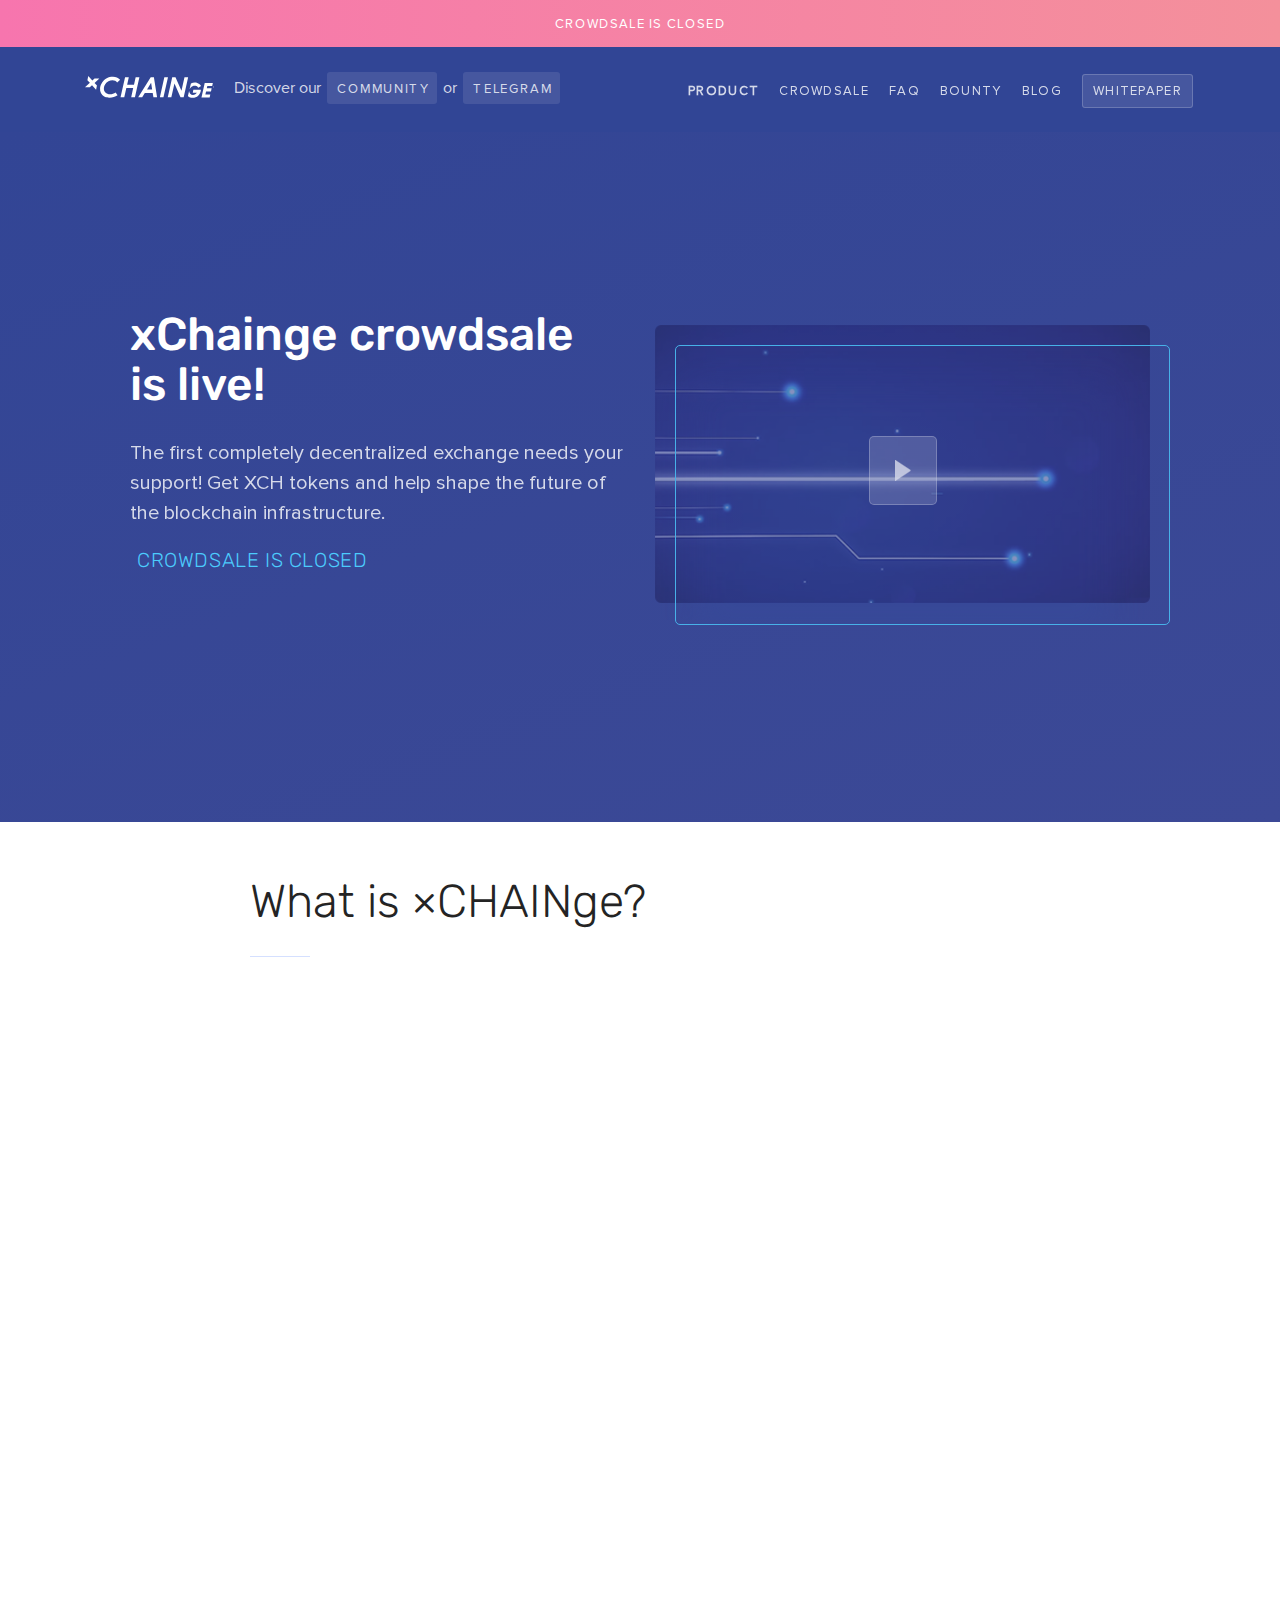
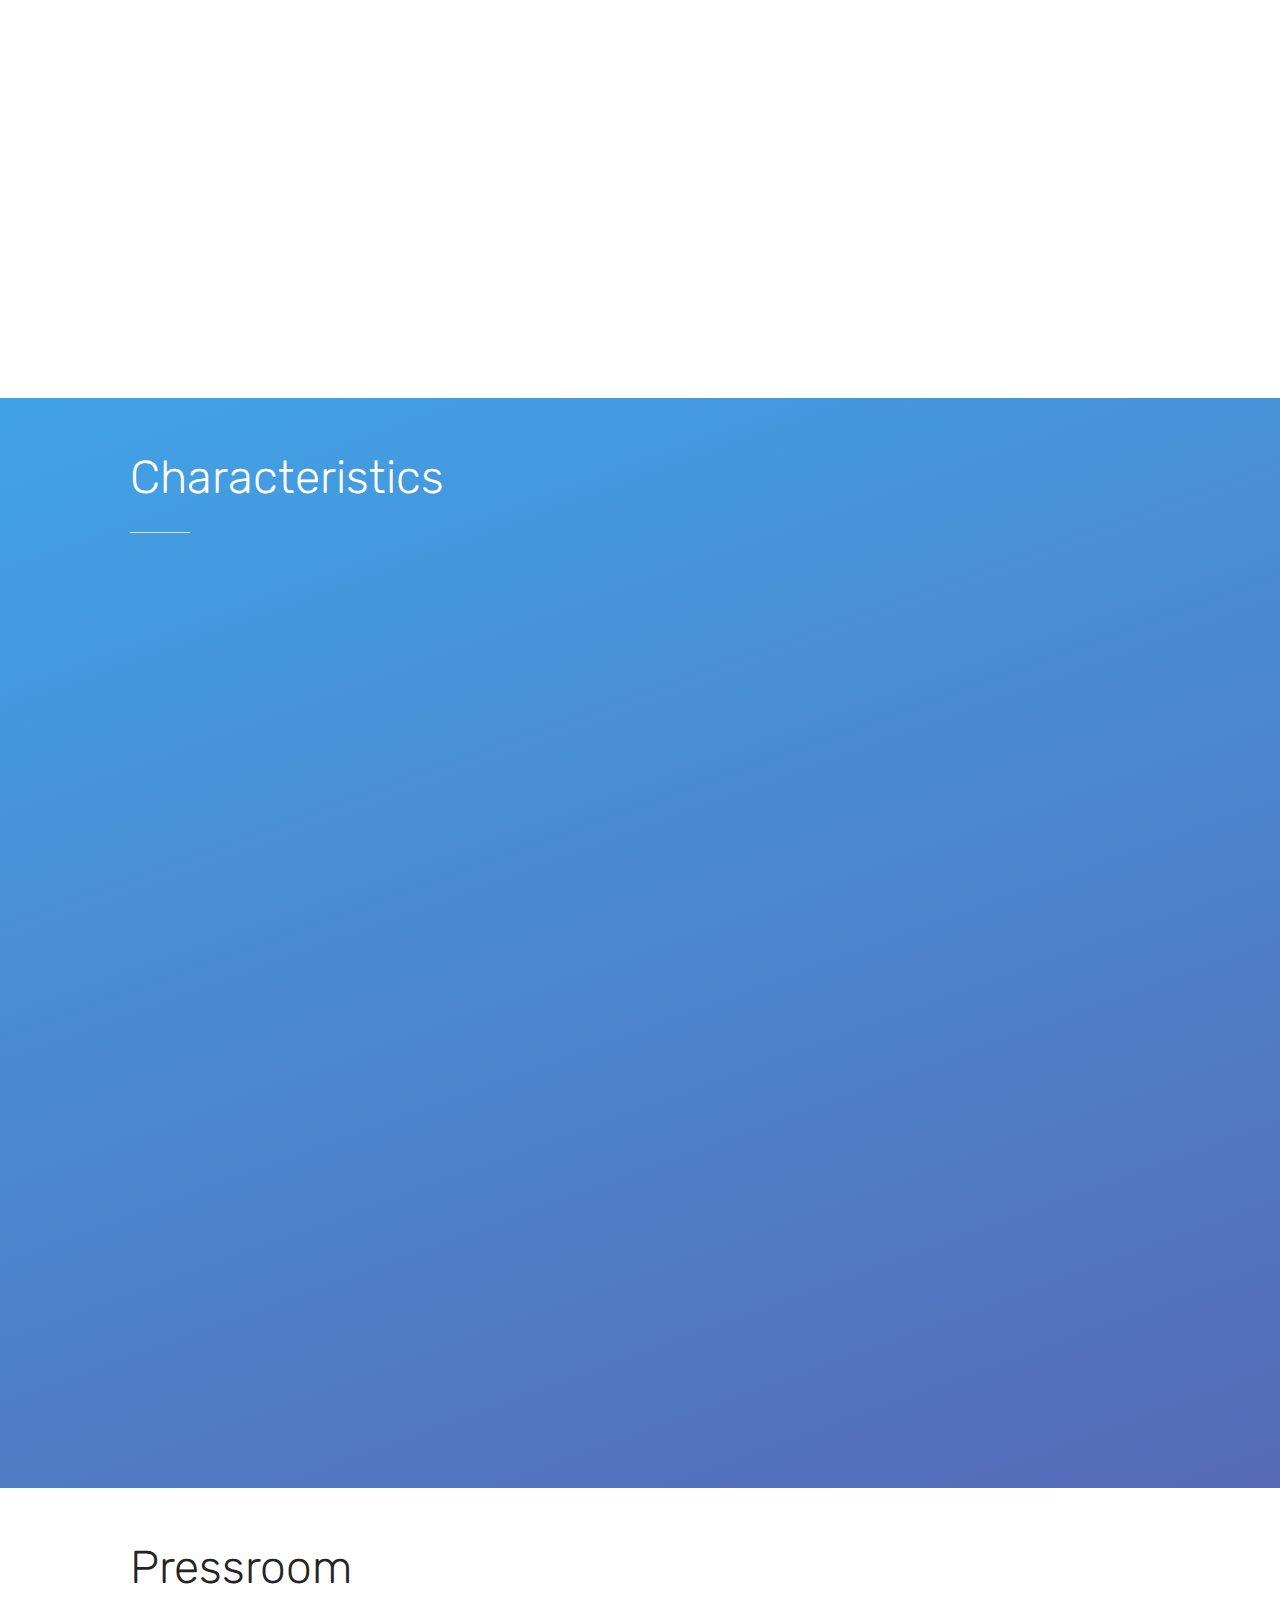
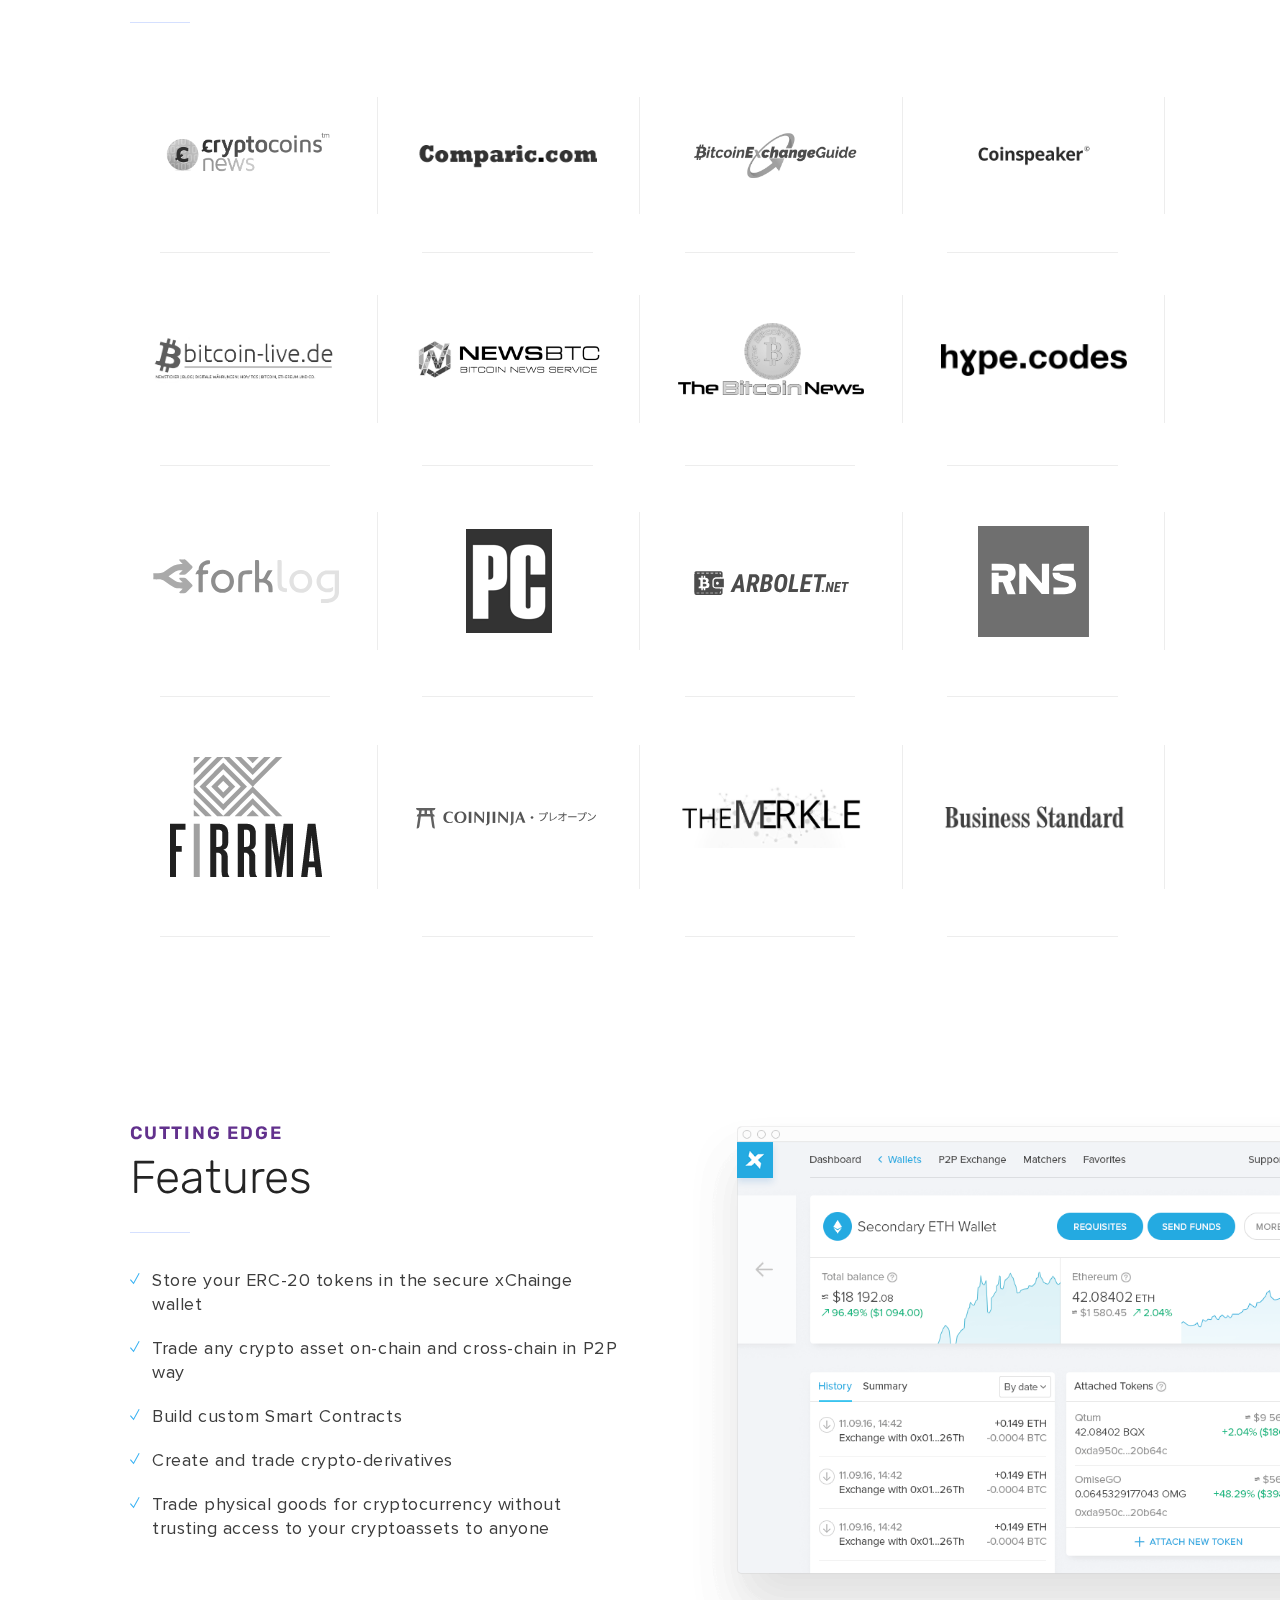
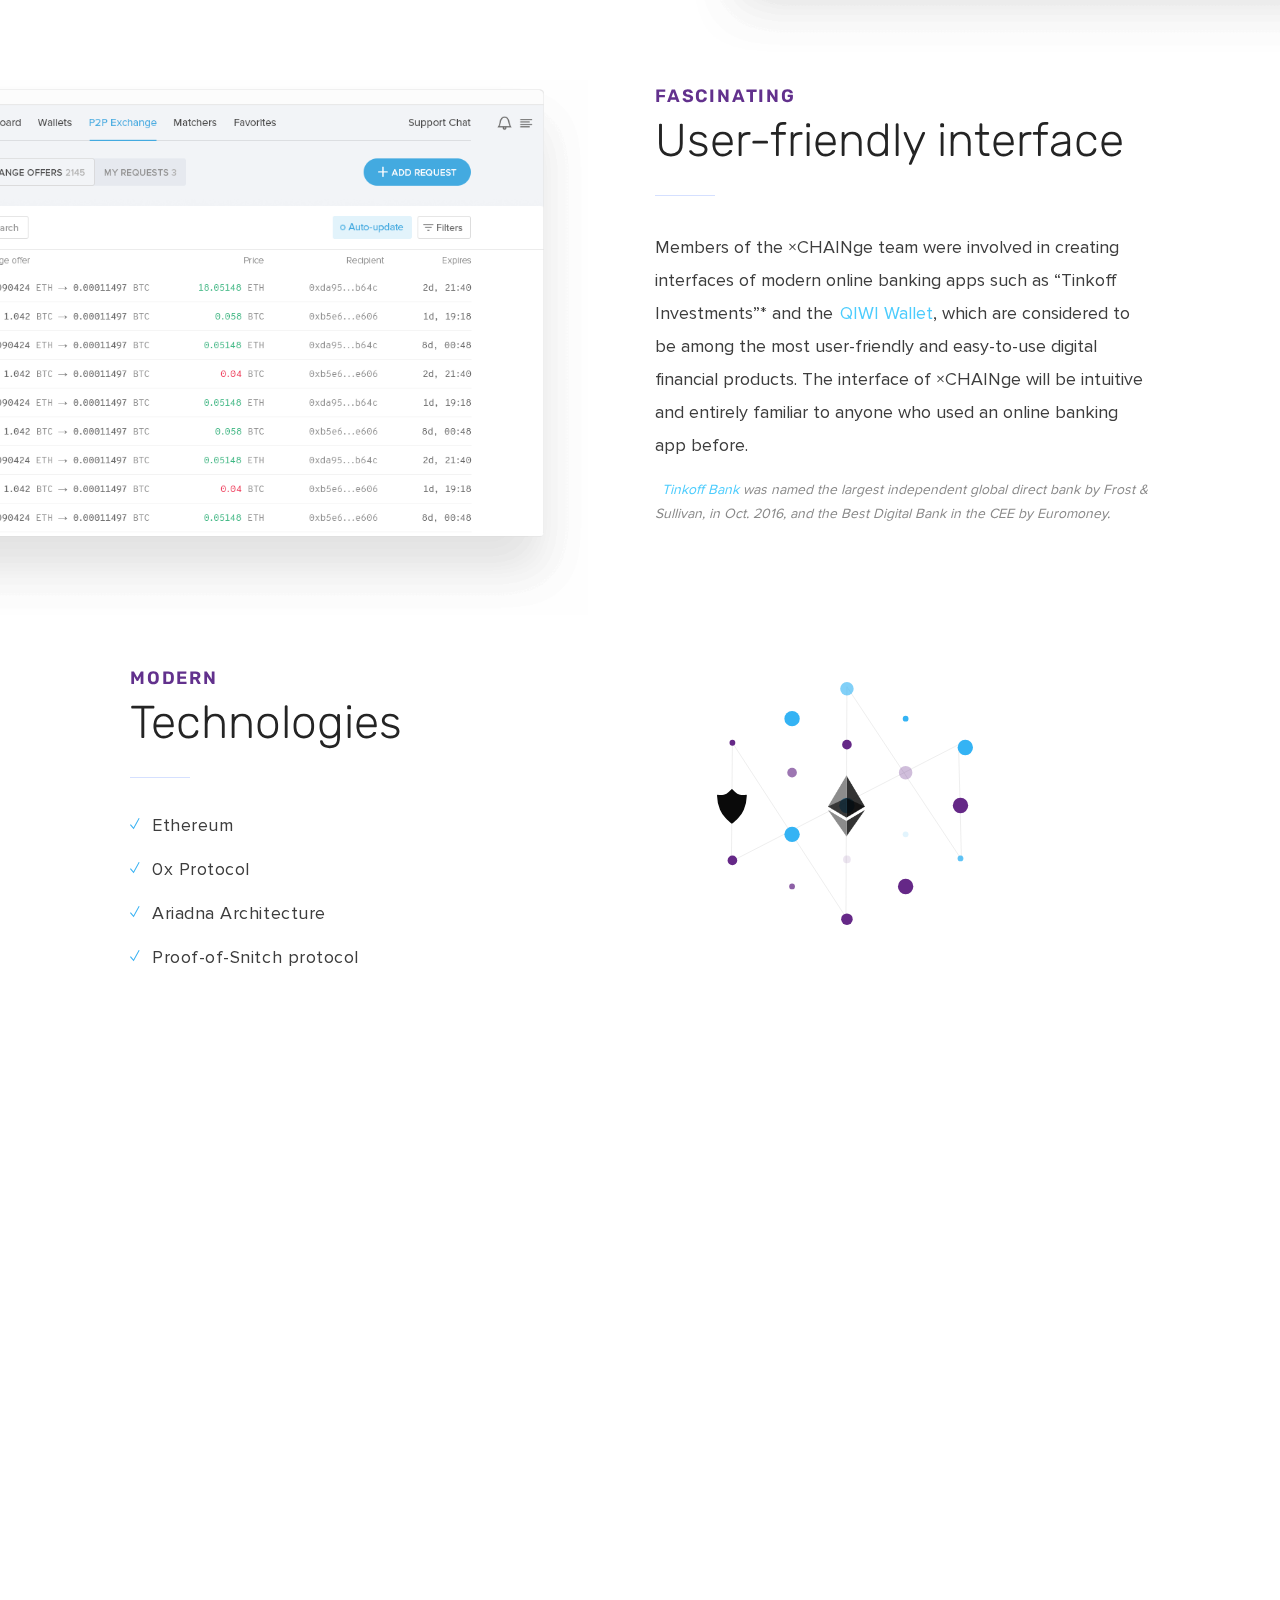
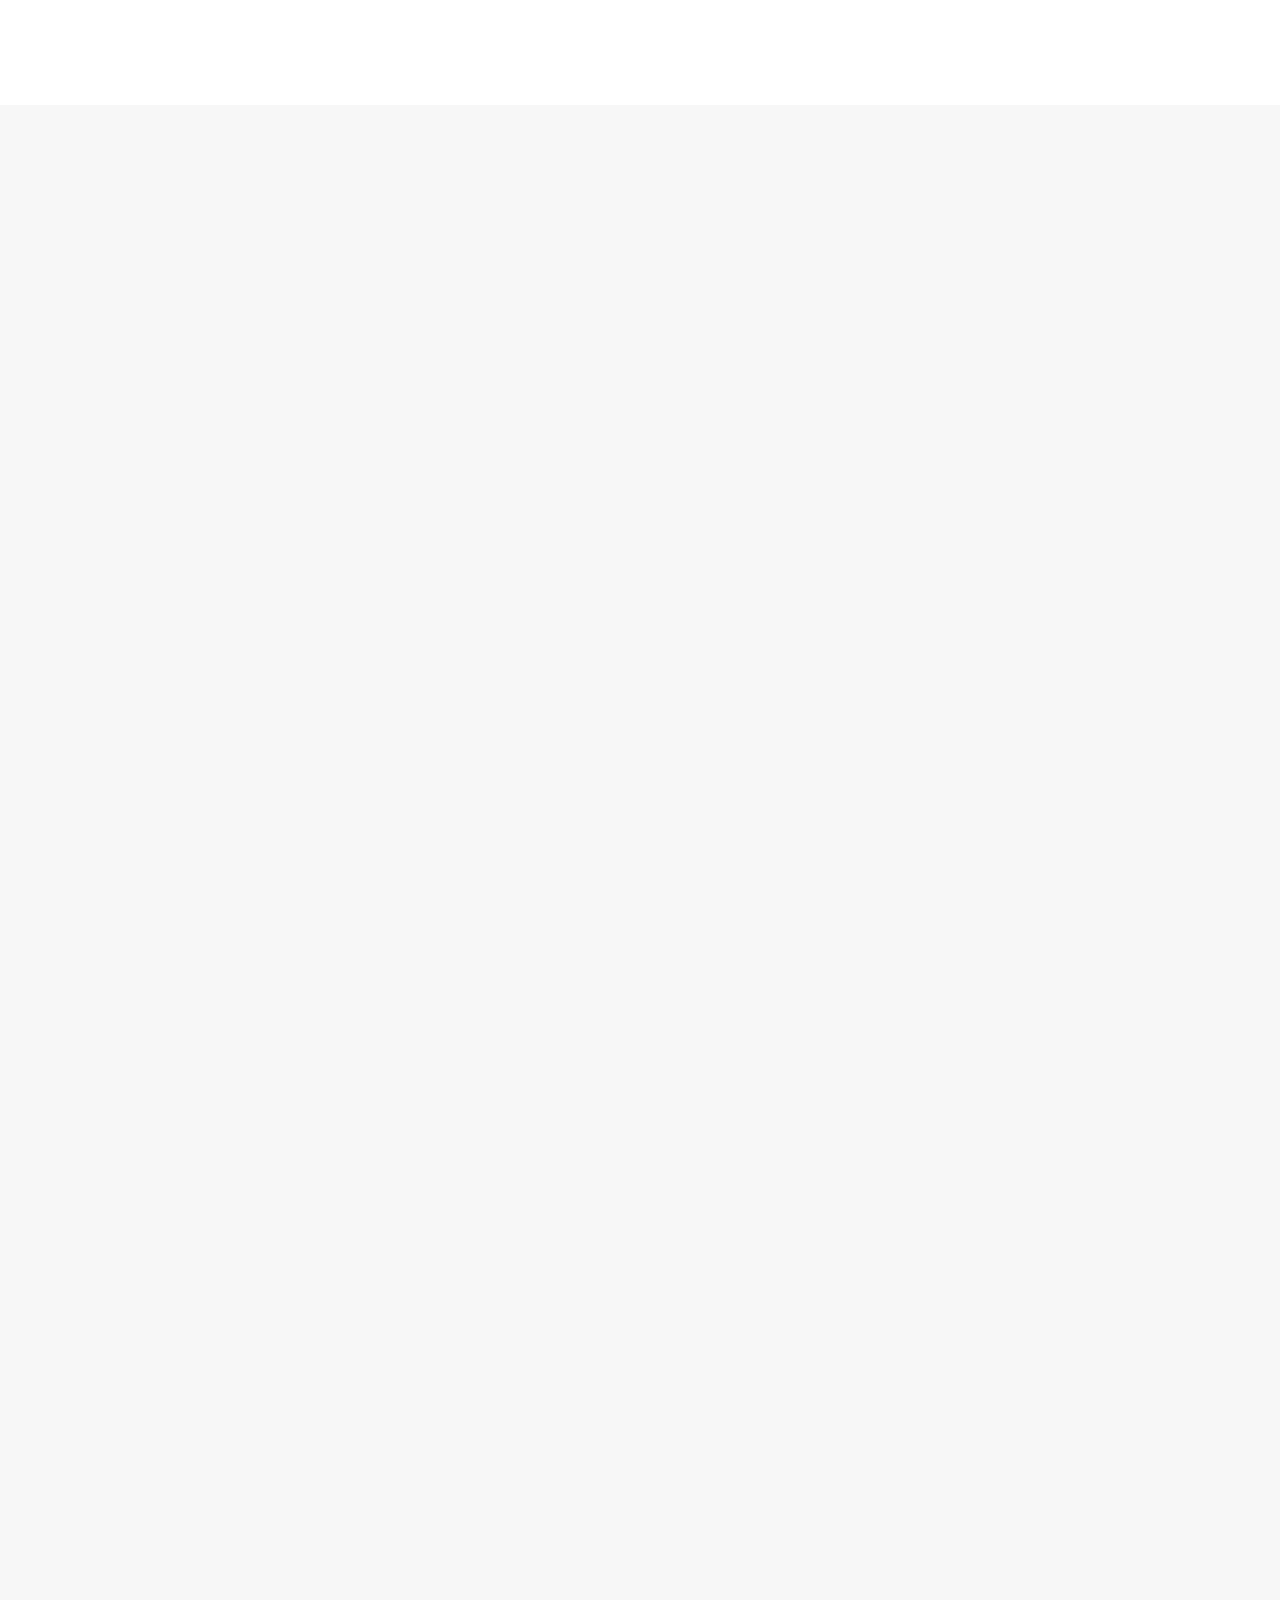
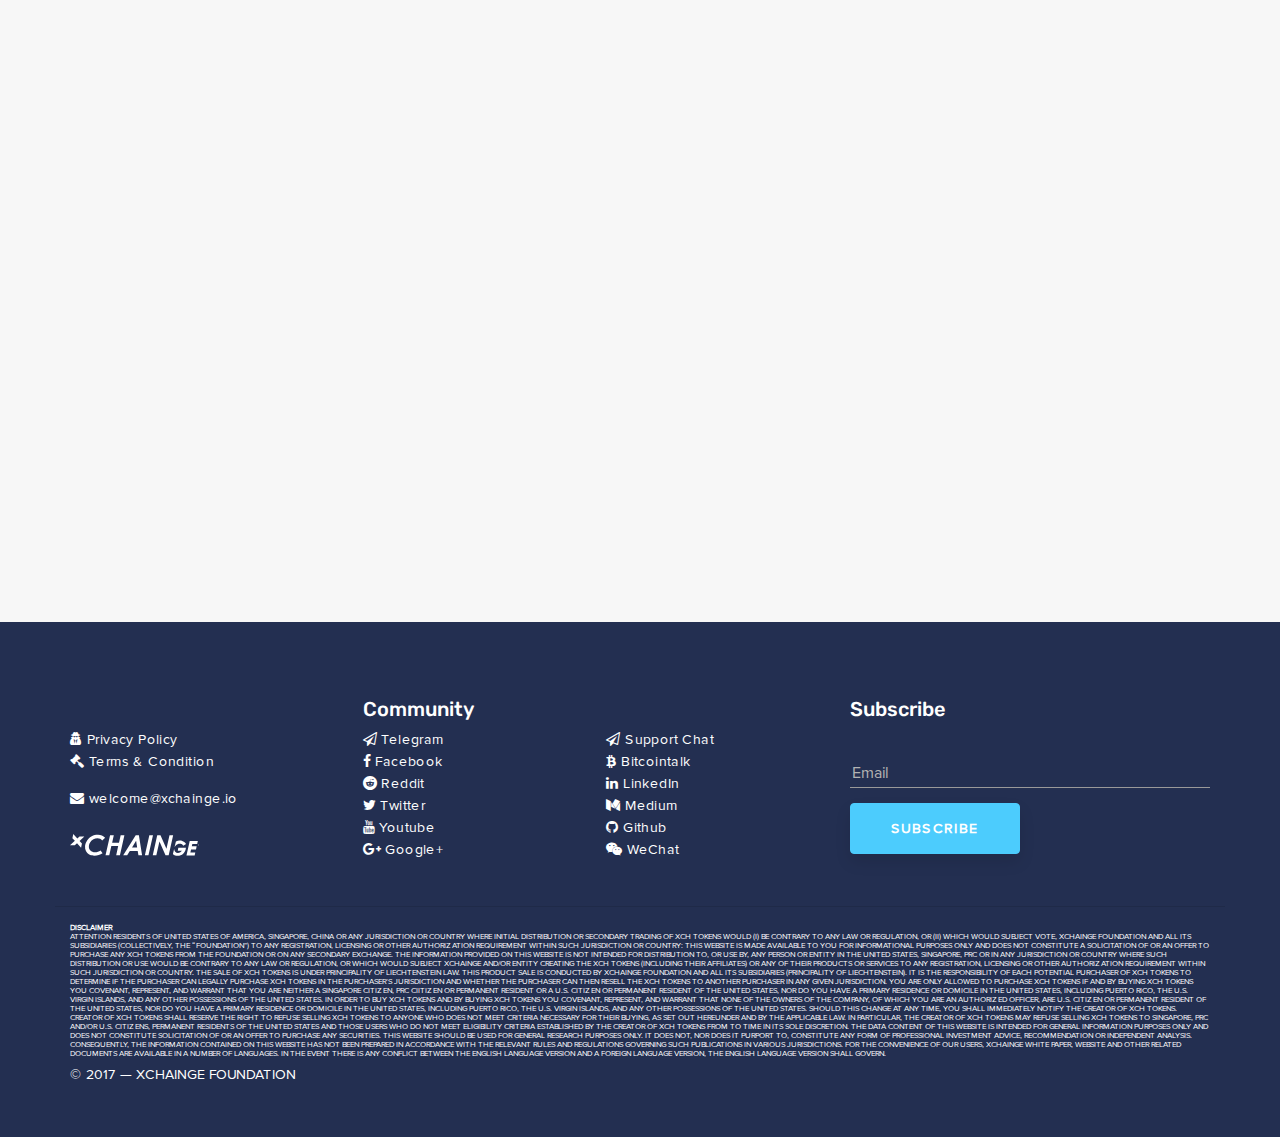
<file: index.html>
<!DOCTYPE html><html lang=""><head><meta charset="utf-8"><meta http-equiv="X-UA-Compatible" content="IE=edge"><meta name="description" content="A new platform with a user-friendly interface for autonomous storage, P2P trading, anonymous and completely decentralized exchange of crypto assets."><meta name="keywords" content="xChainge, user-friendly, decentralized, storage, exchange, cryptoassets, cryptocurrency, P2P trading, decentralized exchange, safe, rapid, OTC, peer to peer, wallet, network, crowdsale, crowd sale, ICO, token sale"><meta name="viewport" content="width=device-width,initial-scale=1"><title>xChainge – the most user-friendly, fully decentralized storage and exchange platform of cryptoassets.</title><link rel="apple-touch-icon" sizes="57x57" href="assets/images/fi/apple-icon-57x57.png"><link rel="apple-touch-icon" sizes="60x60" href="assets/images/fi/apple-icon-60x60.png"><link rel="apple-touch-icon" sizes="72x72" href="assets/images/fi/apple-icon-72x72.png"><link rel="apple-touch-icon" sizes="76x76" href="assets/images/fi/apple-icon-76x76.png"><link rel="apple-touch-icon" sizes="114x114" href="assets/images/fi/apple-icon-114x114.png"><link rel="apple-touch-icon" sizes="120x120" href="assets/images/fi/apple-icon-120x120.png"><link rel="apple-touch-icon" sizes="144x144" href="assets/images/fi/apple-icon-144x144.png"><link rel="apple-touch-icon" sizes="152x152" href="assets/images/fi/apple-icon-152x152.png"><link rel="apple-touch-icon" sizes="180x180" href="assets/images/fi/apple-icon-180x180.png"><link rel="icon" type="image/png" sizes="192x192" href="assets/images/fi/android-icon-192x192.png"><link rel="icon" type="image/png" sizes="32x32" href="assets/images/fi/favicon-32x32.png"><link rel="icon" type="image/png" sizes="96x96" href="assets/images/fi/favicon-96x96.png"><link rel="icon" type="image/png" sizes="16x16" href="assets/images/fi/favicon-16x16.png"><link href="https://fonts.googleapis.com/css?family=Rubik:300,400&amp;subset=cyrillic" rel="stylesheet"><link rel="manifest" href="assets/images/fi/manifest.json"><meta name="msapplication-TileColor" content="#ffffff"><meta name="msapplication-TileImage" content="/ms-icon-144x144.png"><meta name="theme-color" content="#ffffff"><link rel="stylesheet" href="https://cdnjs.cloudflare.com/ajax/libs/animate.css/3.5.2/animate.min.css"><link rel="stylesheet" href="https://cdnjs.cloudflare.com/ajax/libs/font-awesome/4.7.0/css/font-awesome.min.css"><link rel="stylesheet" href="assets/styles/main.css"><script id="mcjs">!function (c, h, i, m, p) {
      m = c.createElement(h), p = c.getElementsByTagName(h)[0], m.async = 1, m.src = i, p.parentNode.insertBefore(m, p)
      }(document, "script", "https://chimpstatic.com/mcjs-connected/js/users/3b6ad8c89fd721a6bdd492251/ccddab4ca9ddaf1af33334512.js");</script><!-- Global site tag (gtag.js) - Google Analytics--><script async="" src="https://www.googletagmanager.com/gtag/js?id=UA-109335616-1"></script><script>window.dataLayer = window.dataLayer || [];
      function gtag() {
      dataLayer.push(arguments);
      }
      gtag('js', new Date());
      gtag('config', 'UA-109335616-1');</script><!-- Facebook Pixel Code--><script>!function (f, b, e, v, n, t, s) {
      if (f.fbq) return;
      n = f.fbq = function () {
      n.callMethod ?
      n.callMethod.apply(n, arguments) : n.queue.push(arguments)
      };
      if (!f._fbq) f._fbq = n;
      n.push = n;
      n.loaded = !0;
      n.version = '2.0';
      n.queue = [];
      t = b.createElement(e);
      t.async = !0;
      t.src = v;
      s = b.getElementsByTagName(e)[0];
      s.parentNode.insertBefore(t, s)
      }(window, document, 'script',
      'https://connect.facebook.net/en_US/fbevents.js');
      fbq('init', '1936267716623587');
      fbq('track', 'PageView');</script><noscript><img height="1" width="1" style="display:none;" src="https://www.facebook.com/tr?id=1936267716623587&amp;ev=PageView&amp;noscript=1"></noscript><!-- End Facebook Pixel Code--><!-- Yandex.Metrika counter--><script type="text/javascript">(function (d, w, c) {
      (w[c] = w[c] || []).push(function () {
      try {
      w.yaCounter46454934 = new Ya.Metrika({
      id: 46454934,
      clickmap: true,
      trackLinks: true,
      accurateTrackBounce: true,
      webvisor: true,
      trackHash: true
      });
      } catch (e) {
      }
      });
      var n = d.getElementsByTagName("script")[0], s = d.createElement("script"), f = function () {
      n.parentNode.insertBefore(s, n);
      };
      s.type = "text/javascript";
      s.async = true;
      s.src = "https://mc.yandex.ru/metrika/watch.js";
      if (w.opera == "[object Opera]") {
      d.addEventListener("DOMContentLoaded", f, false);
      } else {
      f();
      }
      })(document, window, "yandex_metrika_callbacks");</script><noscript><div><img src="https://mc.yandex.ru/watch/46454934" style="position:absolute; left:-9999px;" alt=""></div></noscript><!-- /Yandex.Metrika counter--><!-- mailchimp KYC--><!--script(type='text/javascript', src='//downloads.mailchimp.com/js/signup-forms/popup/embed.js', data-dojo-config='usePlainJson: true, isDebug: false')--><!--script(type='text/javascript').--><!--  require(["mojo/signup-forms/Loader"], function(L) { fbq('track', 'subscribe'); L.start({"baseUrl":"mc.us17.list-manage.com","uuid":"3b6ad8c89fd721a6bdd492251","lid":"cd7ed13220"}) })--><!-- Facebook Pixel Code--><script>!function(f,b,e,v,n,t,s){if(f.fbq)return;n=f.fbq=function(){n.callMethod?
      n.callMethod.apply(n,arguments):n.queue.push(arguments)};if(!f._fbq)f._fbq=n;
      n.push=n;n.loaded=!0;n.version='2.0';n.queue=[];t=b.createElement(e);t.async=!0;
      t.src=v;s=b.getElementsByTagName(e)[0];s.parentNode.insertBefore(t,s)}(window,
      document,'script','https://connect.facebook.net/en_US/fbevents.js');
      fbq('init', '309158009568337'); // Insert your pixel ID here.
      fbq('track', 'PageView');</script><noscript><img height="1" width="1" style="display:none;" src="https://www.facebook.com/tr?id=309158009568337&amp;ev=PageView&amp;noscript=1"></noscript><!-- DO NOT MODIFY--><!-- End Facebook Pixel Code--></head><body><div class="topbox"><span></span><span><a href="https://medium.com/@xchainge.io/xchainge-crowdsale-ended-878994e4e727">Crowdsale is closed</a></span></div><header class="homepage"><div class="container container-header"><div class="row"><div class="col-md-10 col-lg-6"><div class="brand-block"><a class="logo align-middle" href="/"></a><div class="discover align-middle"><span class="dscvr">Discover our</span><div class="ppvr__wrapper"><a class="popover__title btn-white btn-light--fill" href="#">Community</a><div class="push ppvr__content"><h3 class="ppvr-header"><i class="fa fa-bitcoin"></i><div class="info"><a href="https://bitcointalk.org/index.php?topic=2408977.msg24638212#msg24638212" target="_blank">Bitcointalk thread</a><span>9773 views · 616 answers</span></div></h3><div class="ppvr-body"><div class="row"><a class="col-lg-6 col-6 sc" href="https://t.me/XChainge" target="_blank"><i class="fa fa-paper-plane-o"></i> Channel</a><a class="col-lg-6 col-6 sc" href="https://t.me/xChainge_chat" target="_blank"><i class="fa fa-paper-plane-o"></i> Support</a><a class="col-lg-6 col-6 sc" href="https://www.facebook.com/xChainge.io/" target="_blank"><i class="fa fa-facebook"></i> Facebook</a><a class="col-lg-6 col-6 sc" href="https://www.reddit.com/user/xChainge_support/" target="_blank"><i class="fa fa-reddit"></i> Reddit</a><a class="col-lg-6 col-6 sc" href="https://www.linkedin.com/groups/12074783/profile" target="_blank"><i class="fa fa-linkedin"></i> LinkedIn</a><a class="col-lg-6 col-6 sc" href="https://twitter.com/xChainge_io" target="_blank"><i class="fa fa-twitter"></i> Twitter</a><a class="col-lg-6 col-6 sc" href="https://medium.com/@xchainge.io" target="_blank"><i class="fa fa-medium"></i> Medium</a><a class="col-lg-6 col-6 sc" href="https://www.youtube.com/channel/UCLIv_dPl_mjjzQexrpQuP9A" target="_blank"><i class="fa fa-youtube"></i> Youtube</a><a class="col-lg-6 col-6 sc" href="https://github.com/xchainge" target="_blank"><i class="fa fa-github"></i> Github</a><a class="col-lg-6 col-6 sc" href="weixin://dl/chat?xChiange" target="_blank"><i class="fa fa-wechat"></i> WeChat</a></div></div></div></div><span class="dscvr">or</span><div class="ppvr__wrapper tg"><a class="popover__title btn-white btn-light--fill" href="#">Telegram</a><div class="push ppvr__content"><h3 class="ppvr-header tg"><i class="fa fa-paper-plane-o"></i><div class="info"><a href="https://t.me/XChainge" target="_blank">xChainge Official Channel</a><span>Fresh news, information about the project and crowdsale campaign</span></div></h3><h3 class="ppvr-header tg"><i class="fa fa-paper-plane-o"></i><div class="info"><a href="https://t.me/xChainge_chat" target="_blank">xChainge Chat</a><span>Official community chat</span></div></h3></div></div></div></div></div><div class="col-md-2 col-lg-6" id="cd-nav"><a class="cd-nav-trigger" href="#0">Menu<span></span></a><nav id="cd-main-nav"><ul class="nav general justify-content-end"><li class="nav-item product active"><a class="nav-link" href="/">Product</a></li><li class="nav-item crowd"><a class="nav-link" href="/crowdsale.html">Crowdsale</a></li><li class="nav-item"><a class="nav-link" href="/faq.html">Faq</a></li><li class="nav-item product"><a class="nav-link" href="/bounty.html">Bounty</a></li><li class="nav-item blog"><a class="nav-link" target="_blank" rel="nofollow" href="https://medium.com/@xchainge.io">Blog</a></li><li class="nav-item whiteppr"><a class="nav-link ga-whitepaper btn-white" target="_blank" rel="nofollow" href="https://drive.google.com/file/d/1WN3L_X3gJQ0b0bw6l9PE6kDw5sBcB5YB/view?usp=sharing">Whitepaper</a></li></ul></nav></div></div></div></header><main class="home"><section class="header"><div class="container"><div class="row"><div class="col-sm-6 vmiddle"><h1 class="hlive">xChainge crowdsale is live!</h1><p class="about-live">The first completely decentralized exchange needs your support! Get XCH tokens and help shape the future of the blockchain infrastructure.</p><div class="row"><!--.col-6a.btn.btn-info.btn-blue.btn-block.join-auction(href="/crowdsale.html") join auction
                --><div class="col-12 remainding hidden-down hidden-sm-down"><p><a href="https://medium.com/@xchainge.io/xchainge-crowdsale-ended-878994e4e727">Crowdsale is closed</a></p><!--h5 Remaining Time--></div></div></div><div class="col-sm-12 col-md-6 vmiddle video-container hidden-down hidden-sm-down"><a class="video1 js-modal-btn" data-video-id="LWMJYG_JPwo"><div class="video-border"><div class="play"></div></div></a></div></div></div></section><section class="what" id="whatIs"><div class="container slim"><h2>What is ×CHAINge?</h2><div class="blocks"><div class="row wow fadeInUp"><div class="col-sm-2"><img src="assets/images/wallet.svg" alt=""></div><div class="col-sm-10"><h3>Wallet for crypto assets</h3><ul class="list"><li>Store any existing cryptocurrency or token in the most user-friendly wallet. It's so easy to use, even your grandparents will handle it with ease.</li></ul></div></div><div class="row wow fadeInUp"><div class="col-sm-2"><img src="assets/images/p2p.svg" alt=""></div><div class="col-sm-10"><h3>Service with OTC peer-to-peer transactions</h3><ul class="list"><li>Exchange tokens on-chain and cross-chain over the counter (OTC) with no limits. We won’t even charge you for that!</li><li>Trade physical goods in exchange for ETH or any other ERC-20 token.</li><li>Build complex Smart Contracts for scheduled or conditional payments.</li><li>Create crypto-derivatives – options, forwards and letters of credits for physical goods; borrow and lend digital money. ×CHAINge makes it as easy as it is in the offline world.</li><li>Choose one of the many available independent crowd-rated arbiters and notaries to guard your token or a physical goods deal or become one and get paid for your services.</li></ul></div></div><div class="row wow fadeInUp"><div class="col-sm-2"><img src="assets/images/contract.svg" alt=""></div><div class="col-sm-10"><h3>Platform for safe and rapid exchange</h3><ul class="list"><li>Experience the speed of centralized exchanges and the security of decentralized exchanges all on one platform, powered by a network of autonomous transaction clearing nodes called Matcher nodes.</li><li>Start your own Matcher node to support the network and get XCH token rewards.</li></ul></div></div><div class="row wow fadeInUp last"><div class="col-sm-2"><img src="assets/images/dex.svg" alt=""></div><div class="col-sm-10"><h3>Completely decentralized exchange network</h3><ul class="list"><li>Feel safe and anonymous, as all deals are processed by a completely decentralized Ariadna Network, not subject to external regulations and single-point-of-failure risks.</li></ul></div></div></div></div></section><section class="blue advatages"><div class="container"><h2>Characteristics</h2><div class="blocks"><div class="row"><div class="col-sm-6 wow fadeInLeft"><i class="icon one"></i><h3>Intuitively simple</h3><p>The UI of our wallet and marketplace is one of the simplest and user-friendly you’ve ever seen in the cryptoworld. We are inspired by the best mobile banking applications and services, so that you feel familiar working with ×CHAINge.</p></div><div class="col-sm-6 wow fadeInRight"><i class="icon four"></i><h3>Secure</h3><p>Arbiters, Notaries and Matchers insure your deals with their own security deposits. The Proof-of-Snitch protocol, which is the foundation of Ariadna Network, ensures that neither other users nor Matchers can cheat and take over your assets.</p></div></div><div class="row"><div class="col-sm-6 wow fadeInLeft"><i class="icon two"></i><h3>Fast</h3><p>Our specially designed Matcher nodes are capable of providing transaction speeds comparable to centralized exchanges. We know how frustrating it is to just sit there and wait so at ×CHAINge we will make sure to keep transaction clearing times to a minimum.</p></div><div class="col-sm-6 wow fadeInRight"><i class="icon three"></i><h3>Free</h3><p class="last">×CHAINge does not charge you for operations. You only pay the standard Ethereum transaction fee and fees charged by Mediators and Matchers, who set the prices themselves which ensures a fair competition and eventually the lowest prices.</p></div></div><div class="row"><div class="col-sm-6 wow fadeInLeft"><i class="icon six"></i><h3>Anonymous</h3><p>There is no need to sign up to the system. ×CHAINge does not ask you for any personal data because we believe that your opportunity to manage your own assets and trade should not be affected by who you are. On the internet nobody knows you're a dog.</p></div><div class="col-sm-6 wow fadeInRight"><i class="icon five"></i><h3>Decentralized</h3><p class="last">The foundation of our solution, the Ariadna Network, is a decentralized exchange and transaction clearing system which eliminates possible cheating and single-point-of-failure risks and prevents the system from external regulation.</p></div></div></div></div></section><section class="press partners"><div class="container"><h2>Pressroom</h2><div class="row"><div class="col-6 col-md-3"><a href="https://www.cryptocoinsnews.com/xchainge-alternative-centralized-crypto-asset-exchanges/" target="_blank" rel="nofollow"><img src="assets/images/press/1.png" alt=""> <!-- p The new xChainge platform is to replace crypto exchanges with blockchain-based P2P...--></a></div><div class="col-6 col-md-3"><a href="http://comparic.com/xchainge-an-alternative-to-centralized-crypto-asset-exchanges" target="_blank" rel="nofollow"><img src="assets/images/press/logo_compariccom_www13.png" alt=""> <!-- p A group of Russian founders has announced the launch of the new blockchain project...--></a></div><div class="col-6 col-md-3"><a href="https://www.coinspeaker.com/2017/11/22/aktivo-stakeholders-create-first-completely-decentralized-cryptocurrency-exchange-xchainge/" target="_blank" rel="nofollow"><img src="assets/images/press/beg-footer2.png" alt=""> <!-- p – XCH ICO Bitcoin Banking App & Crypto Token Storage?--></a></div><div class="col-6 col-md-3"><a href="https://bitcoinexchangeguide.com/xchainge/" target="_blank" rel="nofollow"><img src="assets/images/press/coinspeaker.png" alt=""> <!-- p Pressemeldung: xChainge will Krypto-Börsen durch Blockchain-basierte P2P-Transakti...--></a></div></div><div class="row"><div class="col-6 col-md-3"><a href="https://bitcoin-live.de/pressemeldung-xchainge-will-krypto-boersen-durch-blockchain-basierte-p2p-transaktionen-ersetzen/" target="_blank" rel="nofollow"><img src="assets/images/press/cropped-bitcoin-live-logo-2016-dunkel-blau3.png" alt=""> <!-- p 現代のオンラインバンキングアプリケーションの最高のUX / UIプラクティスを活用した安全で匿名のトー...--></a></div><div class="col-6 col-md-3"><a href="http://www.newsbtc.com/2017/11/28/xchainge-aims-replace-crypto-exchanges-blockchain-based-p2p-transactions/" target="_blank" rel="nofollow"><img src="assets/images/press/NewsBTC-Logo.png" alt=""> <!-- p Криптобиржа xChainge — платформа для анонимного и децентрализованного...--></a></div><div class="col-6 col-md-3"><a href="https://thebitcoinnews.com/xchainge-offer-alternative-centralized-crypto-asset-exchanges/" target="_blank" rel="nofollow"><img src="assets/images/press/TheBitcoinNews-1030x394.png" alt=""> <!-- p Криптобиржа xChainge — платформа для анонимного и децентрализованного...--></a></div><div class="col-6 col-md-3"><a href="https://hype.codes/top-upcoming-ico-3rd-9th-december-voting" target="_blank" rel="nofollow"><img src="assets/images/press/logo.png" alt=""> <!-- p Криптобиржа xChainge — платформа для анонимного и децентрализованного...--></a></div></div><div class="row"><div class="col-6 col-md-3"><a href="https://forklog.com/partnery-osnovatelya-kupivip-soobshhili-o-planah-po-zapusku-globalnoj-kriptobirzhi/" target="_blank" rel="nofollow"><img src="assets/images/press/logo.svg" alt=""> <!-- p Конечной целью xChainge является создание глобальной, полностью децентрал...--></a></div><div class="col-6 col-md-3"><a href="http://ru.pcmag.com/programmy/35774/news/sozdana-globalnaia-polnostiu-detsentralizovannaia-kriptobirz" target="_blank" rel="nofollow"><img src="assets/images/press/logo_pcmag.png" alt=""> <!-- p Создана глобальная полностью децентрализованная криптобиржа--></a></div><div class="col-6 col-md-3"><a href="https://arbolet.net/clanek/3444-xchainge-chce-nahradit-kryptoburzy-s-p2p-transakcemi-zalozenymi-na-blockchainu" target="_blank" rel="nofollow"><img src="assets/images/press/62767-logo%20arbolet.net.svg" alt="https://obrazky.arbolet.net/arbx/62767-logo%20arbolet.net.svg"> <!-- p xChainge chce nahradit kryptoburzy s P2P transakcemi založenými na bloc...--></a></div><div class="col-6 col-md-3"><a href="https://rns.online/it-and-media/Partneri-osnovatelya-KupiVIP-zapustyat-globalnuyu-kriptobirzhu-xChainge-2017-11-17/" target="_blank" rel="nofollow"><img src="assets/images/press/9797f71484a8fb22b47208d742e81768.logo.svg" alt=""> <!-- p Партнеры основателя KupiVIP запустят глобальную криптобиржу xChainge...--></a></div></div><div class="row"><div class="col-6 col-md-3"><a href="http://firrma.ru/data/news/88603/" target="_blank" rel="nofollow"><img src="assets/images/press/logotype_big.png" alt=""> <!-- p Криптобиржа xChainge — платформа для анонимного и децентрализованного...--></a></div><div class="col-6 col-md-3"><a href="https://www.coinjinja.com/detail/xchainge" target="_blank" rel="nofollow"><img src="assets/images/press/ed774216fca2b79cdd8d1abcbdf03e79.svg" alt=""> <!-- p xChainge is a new platform with a simple user interface for anonymous and decentr...--></a></div><div class="col-6 col-md-3"><a href="https://themerkle.com/xchainge-aims-to-replace-crypto-exchanges-with-blockchain-based-p2p-transactions/" target="_blank" rel="nofollow"><img class="themerkle" src="assets/images/press/The-Merkle-logo.jpg" alt=""> <!-- p As a means of payment on the platform xChainge Token (XCH) is introduced...--></a></div><div class="col-6 col-md-3"><a href="http://www.business-standard.com/content/specials/xchainge-to-secure-peer-to-peer-exchanges-117112200260_1.html" target="_blank" rel="nofollow"><img src="assets/images/press/business-standard-logo.png" alt=""> <!-- p xChainge to secure peer-to-peer exchanges--></a></div></div></div></section><section class="opportunities features"><div class="container"><div class="row slide"><div class="col-sm-6"><h4>Cutting edge</h4><h2>Features</h2><ul class="list"><li>Store your ERC-20 tokens in the secure xChainge wallet</li><li>Trade any crypto asset on-chain and cross-chain in P2P way</li><li>Build custom Smart Contracts</li><li>Create and trade crypto-derivatives</li><li>Trade physical goods for cryptocurrency without trusting access to your cryptoassets to anyone</li></ul></div><img src="assets/images/1-2.png"></div></div></section><section class="interface opportunities"><div class="container last"><div class="row slide"><div class="col-sm-6 offset-sm-6"><h4>Fascinating</h4><h2>User-friendly interface</h2><p>Members of the ×CHAINge team were involved in creating interfaces of modern online banking apps such as “Tinkoff Investments”* and the<a target="_blank" rel="nofollow" href="https://qiwi.com/main.action">QIWI Wallet</a>, which are considered to be among the most user-friendly and easy-to-use digital financial products. The interface of ×CHAINge will be intuitive and entirely familiar to anyone who used an online banking app before.</p><p class="smoth"><a target="_blank" href="https://www.tinkoff.ru/eng/" rel="nofollow">Tinkoff Bank</a> was named the largest independent global direct bank by Frost & Sullivan, in Oct. 2016, and the Best Digital Bank in the CEE by Euromoney.</p></div><img src="assets/images/1-3.png"></div></div></section><section class="technologies opportunities"><div class="container"><div class="row"><div class="col-sm-6"><h4>Modern</h4><h2>Technologies</h2><ul class="list last"><li>Ethereum</li><li>0x Protocol</li><li>Ariadna Architecture</li><li class="last">Proof-of-Snitch protocol</li></ul></div><div class="col-sm-6 text-right wow fadeInRight"></div></div></div></section><section class="blue inverse roadmap wow fadeIn" id="particles-js"><div class="container"><h4>Planned milestones</h4><h2>Roadmap</h2><div class="owl-carousel"><div><h3 class="double">Jun-Aug<br>2017</h3><p>Inception of the decentralized exchange network concept - the Ariadna Network.</p></div><div><h3 class="double">Sep-Oct<br>2017</h3><p>Legal due diligence of xChainge project and preparation for the crowdsale campaign</p></div><div class="active"><h3 class="double">Nov 15th,<br>2017</h3><p>Announcement of the XCH Crowdsale</p></div><div><h3 class="double">Dec 5th<br>2017</h3><p>Start of the auction</p></div><div><h3 class="double">Dec 30th<br>2017</h3><p>End of the auction</p></div><div><h3 class="double">~Jan. 4th,<br>2018</h3><p>All XCH owners receive their XCH tokens</p></div><div><h3 class="double">Q1 2018<br>v. 0.0.1</h3><p>— Release of the ×CHAINge Wallet for Windows<br>— Launch of a decentralized P2P exchange platform for ERC-20 tokens</p></div><div><h3 class="double">Q2 2018<br>v. 0.0.2</h3><p>— Introduction of the Smart Contract builder<br>— Launch of a P2P decentralized cross-chain exchange platform</p></div><div><h3 class="double">Q3 2018<br>v. 0.0.3</h3><p>— Launch of Matcher node functionality for Windows<br>— Release of the ×CHAINge Wallet for iOS and OS X</p></div><div><h3 class="double">Q1 2019<br>v. 0.1.0</h3><p>— Launch of Matcher node functionality for OS X<br>— Closed testing of Ariadna Network and the proof-of-snitch protocol</p></div><div><h3 class="double">Q2 2019<br>v. 0.1.0</h3><p>— Launch of Ariadna Network</p></div></div><img src="assets/images/platforms.png" alt=""><p>Supported platforms: OS X, iOS, Windows, Android.</p></div></section></main><section class="team wow fadeIn"><div class="container slim"><h2>Our team</h2><div class="row"><nav class="nav nav-tabs" id="myTab" role="tablist"><a class="nav-item nav-link active" id="nav-team-tab" data-toggle="tab" href="#nav-team" role="tab" aria-controls="nav-team" aria-selected="false">Engineering team</a><a class="nav-item nav-link" id="nav-home-tab" data-toggle="tab" href="#nav-home" role="tab" aria-controls="nav-home" aria-selected="true">Founders and early investors</a><a class="nav-item nav-link" id="nav-advisors-tab" data-toggle="tab" href="#nav-advisors" role="tab" aria-controls="nav-advisors" aria-selected="false">Advisors</a></nav></div><div class="tab-content" id="nav-tabContent"><div class="tab-pane fade in" id="nav-home" role="tabpanel" aria-labelledby="nav-home-tab"><div class="row"><div class="col-12 col-sm-6"><div class="row"><div class="col-4 col-sm-5 col-md-5 col-lg-4"><div class="photo"><img src="assets/images/team/Ибрагимов.png" alt=""></div></div><div class="col-8 col-sm-7 col-md-7 vmiddle"><div class="icons"><a class="icon2 linkedIn" target="_blank" rel="nofollow" href="https://www.linkedin.com/in/prosto-a/"></a><a class="icon2 github" target="_blank" rel="nofollow" href="https://github.com/ProstoA"></a></div><h5>Albert Ibragimov</h5><p>co-founder and CEO</p></div><div class="col-sm-12"><p><b>Key roles:</b> operations management, information security, project management</p><p><b>Experience:</b> more than 10 years of experience in web development and software engineering<a target="_blank" rel="nofollow" href="https://www.nornickel.ru">Nornickel</a>,<a target="_blank" rel="nofollow" href="https://www.kaspersky.ru"> Kaspersky Lab</a>,<a target="_blank" rel="nofollow" href="https://www.workle.ru">Workle</a>,<a target="_blank" rel="nofollow" href="https://www.asteros.ru">Asteros</a></p></div></div></div><div class="col-12 col-sm-6"><div class="row"><div class="col-4 col-sm-5 col-md-5 col-lg-4"><div class="photo"><img src="assets/images/team/Попов.png" alt=""></div></div><div class="col-8 col-sm-7 col-md-7 vmiddle"><div class="icons"><a class="icon2 linkedIn" href="https://www.linkedin.com/in/danilpopov/" target="_blank" rel="nofollow"></a></div><h5>Danil Popov</h5><p>early investor, co-founder</p></div><div class="col-sm-12"><p><b>Key roles:</b> product development, marketing strategy, PR</p><p><b>Experience:</b> marketing director and co-founder of the crowd-investing company<a target="_blank" rel="nofollow" href="https://activo.ru">Aktivo</a>; CEO of<a target="_blank" rel="nofollow" href="http://www.mways.ru">Multiways</a></p></div></div></div></div><div class="row"><div class="col-12 col-sm-6"><div class="row"><div class="col-4 col-sm-5 col-md-5 col-lg-4"><div class="photo"><img src="assets/images/team/Устимов.png" alt=""></div></div><div class="col-8 col-sm-7 col-md-7 vmiddle"><div class="icons"><a class="icon2 linkedIn" target="_blank" rel="nofollow" href="https://www.linkedin.com/in/artur-ustimov-923bb574/"></a></div><h5>Artur Ustimov</h5><p>early investor, co-founder</p></div><div class="col-sm-12"><p><b>Key roles:</b> strategic development, partnership network</p><p><b>Experience:</b> COO and co-founder of<a target="_blank" rel="nofollow" href="https://activo.ru">Aktivo</a>, commercial department of<a target="_blank" rel="nofollow" href="https://www.unilever.ru">Unilever</a></p></div></div></div><div class="col-12 col-sm-6"><div class="row"><div class="col-4 col-sm-5 col-md-5 col-lg-4"><div class="photo"><img src="assets/images/team/Клименко_2.png" alt=""></div></div><div class="col-8 col-sm-7 col-md-7 vmiddle"><div class="icons"><a class="icon2 linkedIn" href="https://www.linkedin.com/in/egor-klimenko-4217931/" target="_blank" rel="nofollow"></a></div><h5>Egor Klimenko</h5><p>early investor, co-founder</p></div><div class="col-sm-12"><p><b>Key roles:</b> raising capital, strategy</p><p><b>Experience:</b> CEO and co-founder of<a target="_blank" rel="nofollow" href="https://activo.ru">Aktivo</a>; managing partner at<a target="_blank" rel="nofollow" href=""> NRG Capital</a>, director of<a target="_blank" rel="nofollow" href="http://www.sarscapital.com/en/01.php"> SARS Capital</a></p></div></div></div></div><div class="row"><div class="col-12 col-sm-6"><div class="row"><div class="col-4 col-sm-5 col-md-5 col-lg-4"><div class="photo"><img src="assets/images/team/Балакирев.png" alt=""></div></div><div class="col-8 col-sm-7 col-md-7 vmiddle"><div class="icons"></div><h5>Andrey Balakirev</h5><p>early investor</p></div><div class="col-sm-12"><p><b>Key roles:</b> internal audit</p><p><b>Experience:</b> more than 10 years in leadership positions with<a target="_blank" rel="nofollow" href="http://www.sns.ru"> SNS Group</a> (FMCG distribution), managing partner of<a target="_blank" rel="nofollow" href="http://www.rosinka-retail.ru">Pallada</a> retail network, private investor since 2012</p></div></div></div><div class="col-12 col-sm-6"><div class="row"><div class="col-4 col-sm-5 col-md-5 col-lg-4"><div class="photo"><img src="assets/images/team/Скачидуб.png" alt=""></div></div><div class="col-8 col-sm-7 col-md-7 vmiddle"><div class="icons"></div><h5>Sergey Skachidub</h5><p>early investor</p></div><div class="col-sm-12"><p><b>Key roles:</b> internal audit</p><p><b>Experience:</b> CEO of<a target="_blank" rel="nofollow" href="http://www.sns.ru">TIUSOM</a> (exclusive distributer of British American Tobacco in Russia), managing partner of the<a target="_blank" rel="nofollow" href="http://www.rosinka-retail.ru">Pallada</a> retail network, private investor since 2012</p></div></div></div></div></div><div class="tab-pane fade show in active" id="nav-team" role="tabpanel" aria-labelledby="nav-team-tab"><div class="row"><div class="col-12 col-sm-6"><div class="row"><div class="col-4 col-sm-5 col-md-5 col-lg-4"><div class="photo"><img src="assets/images/team/Ибрагимов.png" alt=""></div></div><div class="col-8 col-sm-7 col-md-7 vmiddle"><div class="icons"><a class="icon2 linkedIn" target="_blank" rel="nofollow" href="https://www.linkedin.com/in/prosto-a/"></a><a class="icon2 github" target="_blank" rel="nofollow" href="https://github.com/ProstoA"></a></div><h5>Albert Ibragimov</h5><p>co-founder and CEO</p></div><div class="col-sm-12"><p><b>Key roles:</b> operations management, information security, project management</p><p><b>Experience:</b> more than 10 years of experience in web development and software engineering<a target="_blank" rel="nofollow" href="https://www.nornickel.ru">Nornickel</a>,<a target="_blank" rel="nofollow" href="https://www.kaspersky.ru"> Kaspersky Lab</a>,<a target="_blank" rel="nofollow" href="https://www.workle.ru">Workle</a>,<a target="_blank" rel="nofollow" href="https://www.asteros.ru">Asteros</a></p></div></div></div><div class="col-12 col-sm-6"><div class="row"><div class="col-4 col-sm-5 col-md-5 col-lg-4"><div class="photo"><img src="assets/images/team/Шахмаев.png" alt=""></div></div><div class="col-8 col-sm-7 col-md-7 vmiddle"><div class="icons"><a class="icon2 linkedIn" href="https://www.linkedin.com/in/bigblackbug/" target="_blank" rel="nofollow"></a><a class="icon2 github" href="https://github.com/BigBlackBug" target="_blank" rel="nofollow"></a></div><h5>Evgeny Shakhmaev</h5><p>CTO, Back-end developer</p></div><div class="col-sm-12"><p><b>Experience:</b> more than 5 years of experience developing server-side web applications, including requirements analysis and creation of high-level architecture. Experience in the development of Smart Contracts for the Ethereum platform. Worked at<a href="https://zvooq.com" target="_blank" rel="nofollow">Zvooq</a>,<a href="https://www.informatica.com/#fbid=8JYng1kUrB2" target="_blank" rel="nofollow">Informatica</a>,<a href="http://www.fujitsu.com/ru/" target="_blank" rel="nofollow"> Fujitsu GDC</a></p></div></div></div></div><div class="row"><div class="col-12 col-sm-6"><div class="row"><div class="col-4 col-sm-5 col-md-5 col-lg-4"><div class="photo"><img src="assets/images/team/Мазуров.png" alt=""></div></div><div class="col-8 col-sm-7 col-md-7 vmiddle"><div class="icons"></div><h5>Konstantin Mazurov</h5><p>front-end developer</p></div><div class="col-sm-12"><p><b>Experience:</b> former CTO of<a target="_blank" rel="nofollow" href="http://appinweb.ru">AppInWeb</a>, more than 3 years of experience developing automation systems. Extensive expertise working with big data, optimization of business processes, integration of internal corporate systems with third-party solutions of any complexity.</p></div></div></div><div class="col-12 col-sm-6"><div class="row"><div class="col-4 col-sm-5 col-md-5 col-lg-4"><div class="photo"><img src="assets/images/team/Жулин.png" alt=""></div></div><div class="col-8 col-sm-7 col-md-7 vmiddle"><div class="icons"><a class="icon2 behance" href="https://www.behance.net/alexandr_zhulin" target="_blank" rel="nofollow"></a></div><h5>Aleksandr Zhulin</h5><p>head of design</p></div><div class="col-sm-12"><p><b>Experience:</b> 10 years of experience in interface design, graphic design, branding, printing, and art direction. Winner of international and Russian graphic design competitions.</p></div></div></div></div><div class="row"><div class="col-12 col-sm-6"><div class="row"><div class="col-4 col-sm-5 col-md-5 col-lg-4"><div class="photo"><img src="assets/images/team/Бедратый.png" alt=""></div></div><div class="col-8 col-sm-7 col-md-7 vmiddle"><div class="icons"><a class="icon2 linkedIn" href="https://www.linkedin.com/in/bedratyy/" target="_blank" rel="nofollow"></a></div><h5>Kirill Bedraty</h5><p>product manager</p></div><div class="col-sm-12"><p><b>Experience:</b> More than 3 years of experience in managing IT projects: building project development strategies, KPI planning, process control development.</p></div></div></div><div class="col-12 col-sm-6"><div class="row"><div class="col-4 col-sm-5 col-md-5 col-lg-4"><div class="photo"><img src="assets/images/team/Долженко.png" alt=""></div></div><div class="col-8 col-sm-7 col-md-7 vmiddle"><div class="icons"></div><h5>Konstantin Dolzhenko</h5><p>UI/UX lead</p></div><div class="col-sm-12"><p><b>Experience:</b> 10 years of experience in development and design of informational and commercial products. Project implementation for<a target="_blank" href="https://www.tinkoff.ru/eng/" rel="nofollow"> Tinkoff Credit Systems</a>,<a target="_blank" href="https://qiwi.com/main.action">QIWI</a>,<a target="_blank" rel="nofollow" href="https://www.artlebedev.ru">Art. Lebedev Studio</a>.</p></div></div></div></div><div class="row"><div class="col-12 col-sm-6"><div class="row"><div class="col-4 col-sm-5 col-md-5 col-lg-4"><div class="photo"><img src="assets/images/team/Молотов.png" alt=""></div></div><div class="col-8 col-sm-7 col-md-7 vmiddle"><div class="icons"><a class="icon2 linkedIn" href="https://www.linkedin.com/in/линар-молотов-34516a92/" target="_blank" rel="nofollow"></a></div><h5>Linar Molotov</h5><p>head of system modeling</p></div><div class="col-sm-12"><p><b>Experience:</b> employed by<a target="_blank" rel="nofollow" href="http://mba-kazan.ru"> graduate school of business (MBA) of Kazan Federal University</a>, patent holder for complex systems quantitative indicator forecasting methodology.</p></div></div></div><div class="col-12 col-sm-6"><div class="row"><div class="col-4 col-sm-5 col-md-5 col-lg-4"><div class="photo"><img src="assets/images/team/Воробьев.png" alt=""></div></div><div class="col-8 col-sm-7 col-md-7 vmiddle"><div class="icons"><a class="icon2 linkedIn" href="https://www.linkedin.com/in/ilya-vorobiev-36965348/" target="_blank" rel="nofollow"></a></div><h5>Ilya Vorobiev</h5><p>head of analytics</p></div><div class="col-sm-12"><p><b>Experience:</b> founder of Chain Media, 5 years of experience in strategy and analytics at<a target="_blank" rel="nofollow" href="http://moscow.megafon.ru">MegaFon</a>,<a target="_blank" rel="nofollow" href="https://www.unilever.ru">Unilever</a>,<a target="_blank" rel="nofollow" href="https://www.3mrussia.ru">3M</a>.</p></div></div></div></div><div class="row"><div class="col-12 col-sm-6"><div class="row"><div class="col-4 col-sm-5 col-md-5 col-lg-4"><div class="photo"><img src="assets/images/team/Лысенко.png" alt=""></div></div><div class="col-8 col-sm-7 col-md-7 vmiddle"><div class="icons"><a class="icon2 linkedIn" href="https://www.linkedin.com/in/%D0%BF%D0%BE%D0%BB%D0%B8%D0%BD%D0%B0-%D0%BB%D1%8B%D1%81%D0%B5%D0%BD%D0%BA%D0%BE-b71730b4/" target="_blank" rel="nofollow"></a></div><h5>Polina Lysenko</h5><p>head of support</p></div><div class="col-sm-12"><p><b>Experience:</b> Administrative director of<a target="_blank" rel="nofollow" href="http://frontclub.ru"> Front Office</a> business space, project manager for<a target="_blank" rel="nofollow" href="http://www.mnso.ru"> Novosibirsk Oblast Youth Initiative Support Agency</a>.</p></div></div></div><div class="col-12 col-sm-6"><div class="row"><div class="col-4 col-sm-5 col-md-5 col-lg-4"><div class="photo"><img src="assets/images/team/Павликова.png" alt=""></div></div><div class="col-8 col-sm-7 col-md-7 vmiddle"><div class="icons"><a class="icon2 linkedIn" href="https://www.linkedin.com/in/%D0%BE%D0%BB%D1%8C%D0%B3%D0%B0-%D0%BF%D0%B0%D0%B2%D0%BB%D0%B8%D0%BA%D0%BE%D0%B2%D0%B0-b6178271/" target="_blank" rel="nofollow"></a></div><h5>Olga Pavlikova</h5><p>head of PR</p></div><div class="col-sm-12"><p><b>Experience:</b> ​​Co-founder of<a target="_blank" rel="nofollow" href="http://trendfox.ru/">TrendFox PR-agency</a>, professional journalist with 10 years of experience in business media, television and online publications. Ex-head of PR-department of<a target="_blank" rel="nofollow" href="https://www.technomoscow.ru/en/">Technopolis "Moscow"</a>.</p></div></div></div></div><div class="row"><div class="col-12 col-sm-6"><div class="row"><div class="col-4 col-sm-5 col-md-5 col-lg-4"><div class="photo"><img src="assets/images/team/Крутихин.png" alt=""></div></div><div class="col-8 col-sm-7 col-md-7 vmiddle"><div class="icons"><a class="icon2 linkedIn" href="https://www.linkedin.com/in/ashdaboy/" target="_blank" rel="nofollow"></a></div><h5>Pavel Krutikhin</h5><p>UI/UX designer</p></div><div class="col-sm-12"><p><b>Experience:</b> ​​7 years experience in general design and interface design ​​​for commercial and educational projects.</p></div></div></div></div></div><div class="tab-pane fade in" id="nav-advisors" role="tabpanel" aria-labelledby="nav-advisors-tab"><div class="row"><div class="col-12 col-sm-6"><div class="row"><div class="col-4 col-sm-5 col-md-5 col-lg-4"><div class="photo"><img src="assets/images/team/Theodosis.png" alt=""></div></div><div class="col-8 col-sm-7 col-md-7 vmiddle"><div class="icons"><a class="icon2 linkedIn" href="https://www.linkedin.com/in/theodosis-mourouzis-phd-58556a15/" target="_blank" rel="nofollow"></a><a href="https://mourouzis.wordpress.com" target="_blank" title="Personal Page" rel="nofollow">PP</a></div><h5>Theodosis Mourouzis</h5><p>PhD</p></div><div class="col-sm-12"><p><b>Experience:</b> Research Fellow at the<a href="http://blockchain.cs.ucl.ac.uk" target="_blank" rel="nofollow">UCL Centre for Blockchain Technologies (UCL CBT)</a> and Programme Director of the MSc in Business Intelligence and Data Analytics at the<a href="http://www.ciim.ac.cy" target="_blank" rel="nofollow">Cyprus International Institute of Management (CIIM)</a>. Consultant to both private and governmental organisations, including<a href="https://www.lloydsbank.com/" target="_blank" rel="nofollow">Lloyds Banking Group</a>, Technology Strategy Board (TSB) and Centre for Defence Enterprise (CDE).</p><p><b>Research interests:</b> symmetric cryptanalysis of block ciphers and hash functions, algebraic encoding of complex algebraic structures (e.g., such as Boolean circuits with respect to Multiplicative Complexity), applications of Blockchain technologies and password analytics.</p></div></div></div><div class="col-12 col-sm-6"><div class="row"><div class="col-4 col-sm-5 col-md-5 col-lg-4"><div class="photo"><img src="assets/images/team/Стелианос.png" alt=""></div></div><div class="col-8 col-sm-7 col-md-7 vmiddle"><div class="icons"><a class="icon2 linkedIn" href="https://www.linkedin.com/in/dr-stylianos-kampakis/" target="_blank" rel="nofollow"></a><a class="icon2 skampakis" href="http://www.skampakis.com/about-dr-stylianos-stelios-kampakis/" target="_blank" rel="nofollow"></a></div><h5>Dr. Stylianos Kampakis</h5><p>PhD in Computer Science</p></div><div class="col-sm-12"><p><b>Experience:</b>Expert data scientist, member of the<a href="https://www.rss.org.uk/" target="_blank" rel="nofollow">Royal Statistical Society</a> statistician, honorary research fellow at the<a href="http://blockchain.cs.ucl.ac.uk/" target="_blank" rel="nofollow">UCL Centre for Blockchain Technologies.</a></p><p><b>Research interests:</b>natural language processing; recommender systems; data science strategy; injury prediction and game outcome prediction; neural networks.</p></div></div></div></div><div class="row"><div class="col-12 col-sm-6"><div class="row"><div class="col-4 col-sm-5 col-md-5 col-lg-4"><div class="photo"><img src="assets/images/team/Токарева.png" alt=""></div></div><div class="col-8 col-sm-7 col-md-7 vmiddle"><div class="icons"><a class="icon2 sc" href="https://www.scopus.com/authid/detail.uri?authorId=8682596100" target="_blank" rel="nofollow"></a><a class="icon2 rg" href="https://www.researchgate.net/profile/N_Tokareva" target="_blank" rel="nofollow"></a><a class="icon2 dblp" href="http://dblp.uni-trier.de/pers/hd/t/Tokareva:Natalia" target="_blank" rel="nofollow"></a><a href="http://www.mathnet.ru/php/person.phtml?option_lang=rus&amp;personid=25259" target="_blank" rel="nofollow">MathNet</a><a href="http://math.nsc.ru/~tokareva/" target="_blank" rel="nofollow" title="Personal Page">PP</a></div><h5>Natalya Tokareva</h5><p>PhD</p></div><div class="col-sm-12"><p><b>Experience:</b> Senior researcher at the Laboratory of Discrete Analysis in the<a href="http://math.nsc.ru/english" target="_blank" rel="nofollow"> Sobolev Institute of Mathematics</a>, associate professor at<a href="https://english.nsu.ru" target="_blank" rel="nofollow"> Novosibirsk State University</a>, researcher at the<a href="http://algo.nsu.ru" target="_blank" rel="nofollow">Algorithmics Laboratory</a> of Novosibirsk State University, team leader of the<a href="http://crypto.nsu.ru/" target="_blank" rel="nofollow">CRYPTO-group</a></p><p><b>Research interests:</b> symmetric cryptography, Boolean functions and discrete mathematics.</p></div></div></div><div class="col-12 col-sm-6"><div class="row"><div class="col-4 col-sm-5 col-md-5 col-lg-4"><div class="photo"><img src="assets/images/team/Городилов.png" alt=""></div></div><div class="col-8 col-sm-7 col-md-7 vmiddle"><div class="icons"><a class="icon2 sc" href="https://www.scopus.com/authid/detail.uri?authorId=57190987497" target="_blank" rel="nofollow"></a><a class="icon2 rg" href="https://www.researchgate.net/profile/A_Gorodilova" target="_blank" rel="nofollow"></a><a class="icon2 dblp" href="http://dblp.org/pers/hd/g/Gorodilova:Anastasiya" target="_blank" rel="nofollow"></a></div><h5>Anastasiya Gorodilova</h5><p>PhD</p></div><div class="col-sm-12"><p><b>Experience:</b> Researcher at<a href="http://math.nsc.ru/english" target="_blank" rel="nofollow"> Sobolev Institute of Mathematics</a>, assistant professor at<a href="https://english.nsu.ru" target="_blank" rel="nofollow"> Novosibirsk State University</a> and<a href="http://sesc.nsu.ru/main/index.php" target="_blank" rel="nofollow"> NSU Specialized Educational Scientific Center</a></p><p><b>Research interests:</b> Boolean functions in cryptography, APN functions, cryptography, combinatorics, algebra.</p></div></div></div></div><div class="row"><div class="col-12 col-sm-6"><div class="row"><div class="col-4 col-sm-5 col-md-5 col-lg-4"><div class="photo"><img src="assets/images/team/Лапук.png" alt=""></div></div><div class="col-8 col-sm-7 col-md-7 vmiddle"><div class="icons"><a class="icon2 linkedIn" href="https://www.linkedin.com/in/mariya-lapuk-29508038/" target="_blank" rel="nofollow"></a></div><h5>Mariya Lapuk</h5><p>PR Counsel</p></div><div class="col-sm-12"><p><b>Experience:</b> ​Founder of<a target="_blank" rel="nofollow" href="http://vincipr.com/">Vinci Agency</a>, 10 years of experience in digital PR and marketing transformation: Head of the Media Department at<a target="_blank" rel="nofollow" href="http://iidf.vc/"> Internet Initiatives Development Fund (IIDF)</a>, Vice President of the PR Department at<a target="_blank" rel="nofollow" href="https://ok.ru/">Odnoklassniki</a> (part of<a target="_blank" rel="nofollow" href="https://corp.mail.ru/ru/">Mail.Ru Group</a>)</p></div></div></div><div class="col-12 col-sm-6"><div class="row"><div class="col-4 col-sm-5 col-md-5 col-lg-4"><div class="photo"><img src="assets/images/team/Шмидт.png" alt=""></div></div><div class="col-8 col-sm-7 col-md-7 vmiddle"><div class="icons"></div><h5>Sergej Schmidt</h5><p>Legal Counsel</p></div><div class="col-sm-12"><p><b>Experience:</b> ​Accredited EEA lawyer (Germany) in cooperation with<a href="http://www.advokatur.li/en/" target="_blank" rel="nofollow"> MÜLLER & PARTNER RECHTSANWÄLTE</a>, Head of Legal and Partner at<a href="" target="_blank" rel="nofollow">Audina Treuhand AG</a>, Member of the<a href="http://www.rak.li/en-us/rak/home.aspx" target="_blank" rel="nofollow">Liechtenstein Chamber of Lawyers</a>, Member of the Koblenz Chamber of Lawyers.</p></div></div></div></div><div class="row"><div class="col-12 col-sm-6"><div class="row"><div class="col-4 col-sm-5 col-md-5 col-lg-4"><div class="photo"><img src="assets/images/team/Облаухов.png" alt=""></div></div><div class="col-8 col-sm-7 col-md-7 vmiddle"><div class="icons"><a class="icon2 springer" href="https://link.springer.com/article/10.1134/S1990478916030108" target="_blank" rel="nofollow"></a><a class="icon2 rg" href="https://www.researchgate.net/scientific-contributions/2098109828_A_K_Oblaukhov" target="_blank" rel="nofollow"></a><a href="http://www.mathnet.ru/php/archive.phtml?wshow=paper&amp;jrnid=da&amp;paperid=854&amp;option_lang=eng" target="_blank" rel="nofollow">MathNet</a></div><h5>Alexey Oblaukhov</h5></div><div class="col-sm-12"><p><b>Experience:</b> Researcher at<a href="https://english.nsu.ru" target="_blank" rel="nofollow">Novosibirsk State University, lecturer at</a><a href="https://english.nsu.ru" target="_blank" rel="nofollow">Novosibirsk State University and</a><a href="http://sesc.nsu.ru/main/index.php" target="_blank" rel="nofollow">NSU Specialized Educational Scientific Center.</a></p><p><b>Research interests:</b>blockchain technology, cryptography, and discrete mathematics.</p></div></div></div></div></div></div></div></section><footer><div class="container"><div class="row"><div class="col-lg-3 col-md-3 col-12"><div class="row"><h5> </h5><div class="col-lg-12 col-md-12 col-6"><div class="row"><a class="col-lg-12 sc" href="https://drive.google.com/file/d/1sEUpZj9WXqGBPFQiApzNrfvb4YVbOcuG/view?usp=sharing" target="_blank"><i class="fa fa-user-secret"></i> Privacy Policy</a><a class="col-lg-12 sc" href="https://drive.google.com/open?id=1-eCQFSXsGX4kTQVzqsS2YPP8qFIE2uwI" target="_blank"><i class="fa fa-legal"></i> Terms & Condition</a><!-- <a href="/terms.html" class="col-lg-12 sc" target="_blank"><i--> <!-- class="fa fa-check-circle-o"></i> Terms & Conditions</a>--><a class="col-lg-12 sc mail-link" href="" target="_blank"><i class="fa fa-envelope"></i> welcome@xchainge.io</a></div></div><div class="col-lg-12 col-md-12 col-5"><a class="logo" href="/"></a></div></div></div><div class="col-lg-5 col-md-5 col-12"><h5>Community</h5><div class="row"><a class="col-lg-6 col-6 sc" href="https://t.me/XChainge" target="_blank"><i class="fa fa-paper-plane-o"></i> Telegram</a><a class="col-lg-6 col-6 sc" href="https://t.me/joinchat/A6UTRlF-eeWmvZ838hW7cg" target="_blank"><i class="fa fa-paper-plane-o"></i> Support Chat</a><a class="col-lg-6 col-6 sc" href="https://www.facebook.com/xChainge.io/" target="_blank"><i class="fa fa-facebook"></i> Facebook</a><a class="col-lg-6 col-6 sc" href="https://bitcointalk.org/index.php?topic=2408977.msg24638212#msg24638212" target="_blank"><i class="fa fa-btc"></i> Bitcointalk</a><a class="col-lg-6 col-6 sc" href="https://www.reddit.com/user/xChainge_support/" target="_blank"><i class="fa fa-reddit"></i> Reddit</a><a class="col-lg-6 col-6 sc" href="https://www.linkedin.com/groups/12074783/profile" target="_blank"><i class="fa fa-linkedin"></i> LinkedIn</a><a class="col-lg-6 col-6 sc" href="https://twitter.com/xChainge_io" target="_blank"><i class="fa fa-twitter"></i> Twitter</a><a class="col-lg-6 col-6 sc" href="https://medium.com/@xchainge.io" target="_blank"><i class="fa fa-medium"></i> Medium</a> <!-- <a href="" class="col-lg-6 col-6 sc" target="_blank"><i class="fa fa-github"></i> Github</a>--><a class="col-lg-6 col-6 sc" href="https://www.youtube.com/channel/UCLIv_dPl_mjjzQexrpQuP9A" target="_blank"><i class="fa fa-youtube"></i> Youtube</a><a class="col-lg-6 col-6 sc" href="https://github.com/xchainge" target="_blank"><i class="fa fa-github"></i> Github</a><a class="col-lg-6 col-6 sc" href="https://plus.google.com/u/2/101316558531603842984" target="_blank"><i class="fa fa-google-plus"></i> Google+</a><a class="col-lg-6 col-6 sc" href="weixin://dl/chat?xChiange" target="_blank"><i class="fa fa-wechat"></i> WeChat</a></div></div><div class="col-lg-4 col-md-4 col-10"><h5>Subscribe</h5><div id="mc_embed_signup"><form class="validate" id="mc-embedded-subscribe-form" action="https://xChainge.us17.list-manage.com/subscribe/post?u=3b6ad8c89fd721a6bdd492251&amp;id=459da30c02" method="post" name="mc-embedded-subscribe-form" target="_blank" novalidate=""><div class="form-group" id="mc_embed_signup_scroll"><input class="email" id="mce-EMAIL" type="email" value="" name="EMAIL" required=""><label class="control-label" for="input">Email</label><i class="bar"></i><div class="clear" id="mce-responses"><div class="response" id="mce-error-response" style="display:none;"></div><div class="response" id="mce-success-response" style="display:none;"></div></div><!-- real people should not fill this in and expect good things - do not remove this or risk form bot signups--><div style="position: absolute; left: -5000px;" aria-hidden="true"><input type="text" name="b_3b6ad8c89fd721a6bdd492251_459da30c02" tabindex="-1" value=""></div><div class="clear"><button class="btn-info btn-blue ga-subscribe" id="mc-embedded-subscribe" type="submit" value="Subscribe" name="subscribe">Subscribe</button></div></div></form><script type="text/javascript" src="//s3.amazonaws.com/downloads.mailchimp.com/js/mc-validate.js"></script><script type="text/javascript">(function ($) {
                window.fnames = new Array();
                window.ftypes = new Array();
                fnames[0] = 'EMAIL';
                ftypes[0] = 'email';
                }(jQuery));
                var $mcj = jQuery.noConflict(true);</script></div></div><hr class="col-lg-12 col-12"><div class="col-12 col-lg-12 disclaimer"><p><b>DISCLAIMER</b></p><p>ATTENTION RESIDENTS OF UNITED STATES OF AMERICA, SINGAPORE, CHINA OR ANY JURISDICTION OR COUNTRY WHERE INITIAL DISTRIBUTION OR SECONDARY TRADING OF XCH TOKENS WOULD (I) BE CONTRARY TO ANY LAW OR REGULATION, OR (II) WHICH WOULD SUBJECT VOTE, XCHAINGE FOUNDATION AND ALL ITS SUBSIDIARIES (COLLECTIVELY, THE “FOUNDATION”) TO ANY REGISTRATION, LICENSING OR OTHER AUTHORIZATION REQUIREMENT WITHIN SUCH JURISDICTION OR COUNTRY: THIS WEBSITE IS MADE AVAILABLE TO YOU FOR INFORMATIONAL PURPOSES ONLY AND DOES NOT CONSTITUTE A SOLICITATION OF OR AN OFFER TO PURCHASE ANY XCH TOKENS FROM THE FOUNDATION OR ON ANY SECONDARY EXCHANGE. THE INFORMATION PROVIDED ON THIS WEBSITE IS NOT INTENDED FOR DISTRIBUTION TO, OR USE BY, ANY PERSON OR ENTITY IN THE UNITED STATES, SINGAPORE, PRC OR IN ANY JURISDICTION OR COUNTRY WHERE SUCH DISTRIBUTION OR USE WOULD BE CONTRARY TO ANY LAW OR REGULATION, OR WHICH WOULD SUBJECT XCHAINGE AND/OR ENTITY CREATING THE XCH TOKENS (INCLUDING THEIR AFFILIATES) OR ANY OF THEIR PRODUCTS OR SERVICES TO ANY REGISTRATION, LICENSING OR OTHER AUTHORIZATION REQUIREMENT WITHIN SUCH JURISDICTION OR COUNTRY. THE SALE OF XCH TOKENS IS UNDER PRINCIPALITY OF LIECHTENSTEIN LAW. THIS PRODUCT SALE IS CONDUCTED BY XCHAINGE FOUNDATION AND ALL ITS SUBSIDIARIES (PRINCIPALITY OF LIECHTENSTEIN). IT IS THE RESPONSIBILITY OF EACH POTENTIAL PURCHASER OF XCH TOKENS TO DETERMINE IF THE PURCHASER CAN LEGALLY PURCHASE XCH TOKENS IN THE PURCHASER’S JURISDICTION AND WHETHER THE PURCHASER CAN THEN RESELL THE XCH TOKENS TO ANOTHER PURCHASER IN ANY GIVEN JURISDICTION. YOU ARE ONLY ALLOWED TO PURCHASE XCH TOKENS IF AND BY BUYING XCH TOKENS YOU COVENANT, REPRESENT, AND WARRANT THAT YOU ARE NEITHER A SINGAPORE CITIZEN, PRC CIITIZEN OR PERMANENT RESIDENT OR A U.S. CITIZEN OR PERMANENT RESIDENT OF THE UNITED STATES, NOR DO YOU HAVE A PRIMARY RESIDENCE OR DOMICILE IN THE UNITED STATES, INCLUDING PUERTO RICO, THE U.S. VIRGIN ISLANDS, AND ANY OTHER POSSESSIONS OF THE UNITED STATES. IN ORDER TO BUY XCH TOKENS AND BY BUYING XCH TOKENS YOU COVENANT, REPRESENT, AND WARRANT THAT NONE OF THE OWNERS OF THE COMPANY, OF WHICH YOU ARE AN AUTHORIZED OFFICER, ARE U.S. CITIZEN OR PERMANENT RESIDENT OF THE UNITED STATES, NOR DO YOU HAVE A PRIMARY RESIDENCE OR DOMICILE IN THE UNITED STATES, INCLUDING PUERTO RICO, THE U.S. VIRGIN ISLANDS, AND ANY OTHER POSSESSIONS OF THE UNITED STATES. SHOULD THIS CHANGE AT ANY TIME, YOU SHALL IMMEDIATELY NOTIFY THE CREATOR OF XCH TOKENS. CREATOR OF XCH TOKENS SHALL RESERVE THE RIGHT TO REFUSE SELLING XCH TOKENS TO ANYONE WHO DOES NOT MEET CRITERIA NECESSARY FOR THEIR BUYING, AS SET OUT HEREUNDER AND BY THE APPLICABLE LAW. IN PARTICULAR, THE CREATOR OF XCH TOKENS MAY REFUSE SELLING XCH TOKENS TO SINGAPORE, PRC AND/OR U.S. CITIZENS, PERMANENT RESIDENTS OF THE UNITED STATES AND THOSE USERS WHO DO NOT MEET ELIGIBILITY CRITERIA ESTABLISHED BY THE CREATOR OF XCH TOKENS FROM TO TIME IN ITS SOLE DISCRETION. THE DATA CONTENT OF THIS WEBSITE IS INTENDED FOR GENERAL INFORMATION PURPOSES ONLY AND DOES NOT CONSTITUTE SOLICITATION OF OR AN OFFER TO PURCHASE ANY SECURITIES. THIS WEBSITE SHOULD BE USED FOR GENERAL RESEARCH PURPOSES ONLY. IT DOES NOT, NOR DOES IT PURPORT TO, CONSTITUTE ANY FORM OF PROFESSIONAL INVESTMENT ADVICE, RECOMMENDATION OR INDEPENDENT ANALYSIS. CONSEQUENTLY, THE INFORMATION CONTAINED ON THIS WEBSITE HAS NOT BEEN PREPARED IN ACCORDANCE WITH THE RELEVANT RULES AND REGULATIONS GOVERNING SUCH PUBLICATIONS IN VARIOUS JURISDICTIONS. FOR THE CONVENIENCE OF OUR USERS, XCHAINGE WHITE PAPER, WEBSITE AND OTHER RELATED DOCUMENTS ARE AVAILABLE IN A NUMBER OF LANGUAGES. IN THE EVENT THERE IS ANY CONFLICT BETWEEN THE ENGLISH LANGUAGE VERSION AND A FOREIGN LANGUAGE VERSION, THE ENGLISH LANGUAGE VERSION SHALL GOVERN.</p></div><p class="col-12 copyright">© 2017 — XCHAINGE FOUNDATION</p></div></div></footer><a class="cd-top" href="#0"><i class="fa fa-chevron-up"></i></a><script src="assets/scripts/vendor.js"></script><script src="https://npmcdn.com/tether@1.2.4/dist/js/tether.min.js"></script><script src="https://maxcdn.bootstrapcdn.com/bootstrap/4.0.0-alpha.6/js/bootstrap.min.js"></script><script>new WOW().init();</script><script src="assets/scripts/main.js"></script></body></html>
</file>
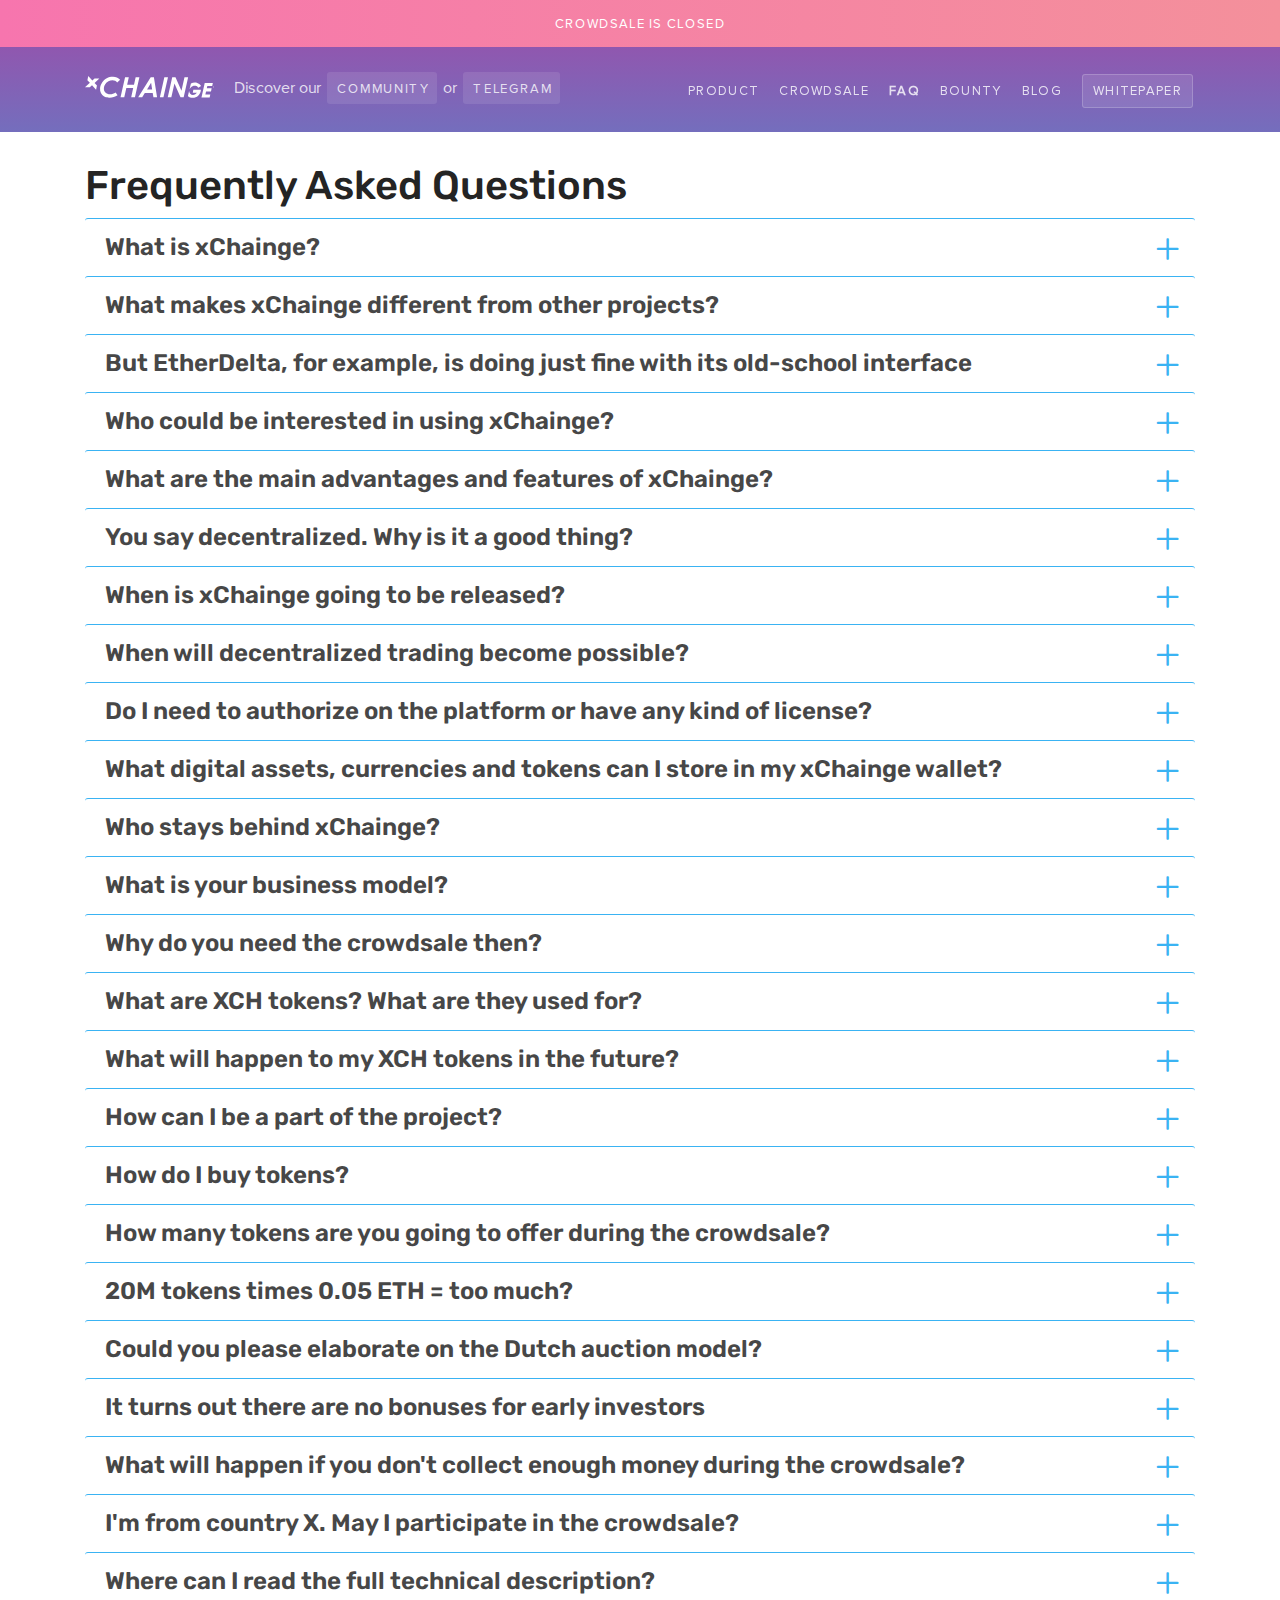
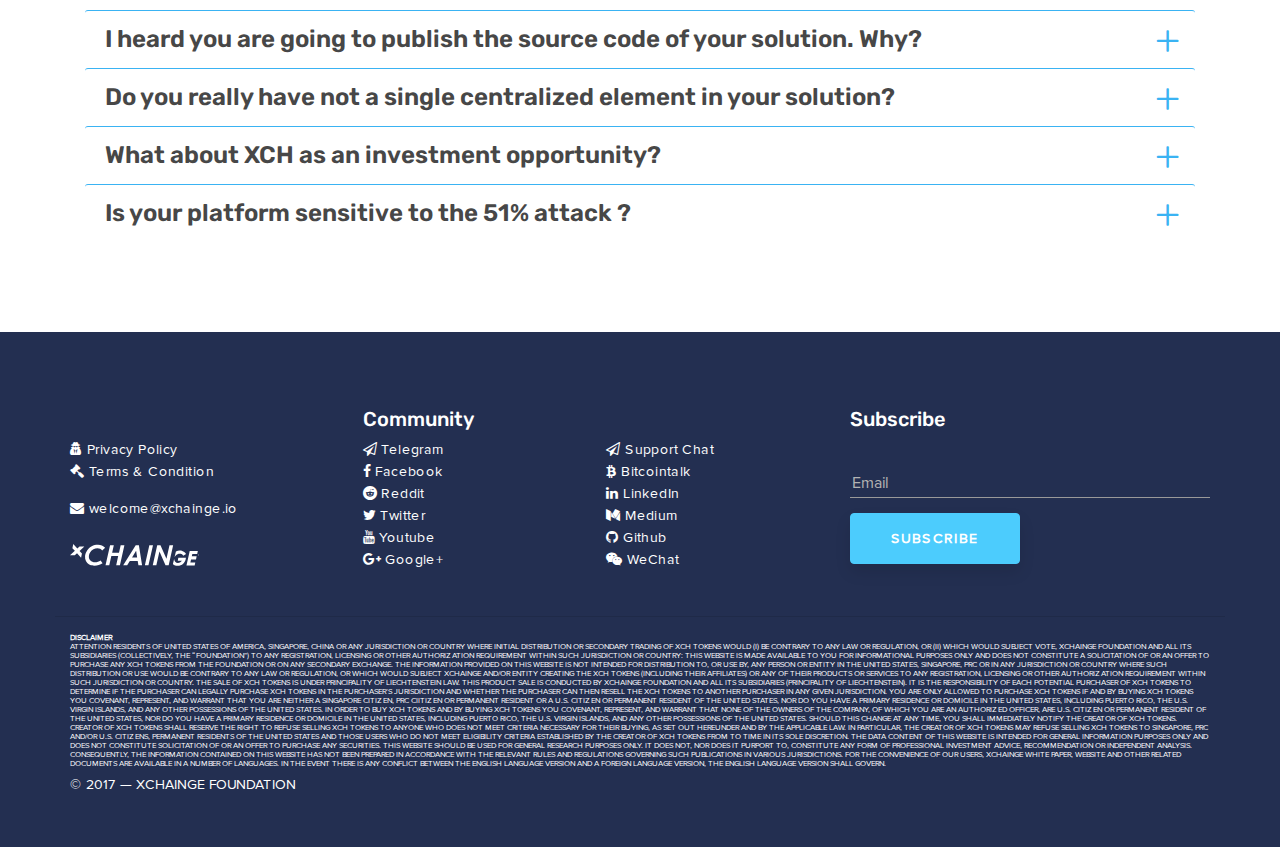
<file: faq.html>
<!DOCTYPE html><html lang=""><head><meta charset="utf-8"><meta http-equiv="X-UA-Compatible" content="IE=edge"><meta name="description" content="A new platform with a user-friendly interface for autonomous storage, P2P trading, anonymous and completely decentralized exchange of crypto assets."><meta name="keywords" content="xChainge, user-friendly, decentralized, storage, exchange, cryptoassets, cryptocurrency, P2P trading, decentralized exchange, safe, rapid, OTC, peer to peer, wallet, network, crowdsale, crowd sale, ICO, token sale"><meta name="viewport" content="width=device-width,initial-scale=1"><title>xChainge – the most user-friendly, fully decentralized storage and exchange platform of cryptoassets.</title><link rel="apple-touch-icon" sizes="57x57" href="assets/images/fi/apple-icon-57x57.png"><link rel="apple-touch-icon" sizes="60x60" href="assets/images/fi/apple-icon-60x60.png"><link rel="apple-touch-icon" sizes="72x72" href="assets/images/fi/apple-icon-72x72.png"><link rel="apple-touch-icon" sizes="76x76" href="assets/images/fi/apple-icon-76x76.png"><link rel="apple-touch-icon" sizes="114x114" href="assets/images/fi/apple-icon-114x114.png"><link rel="apple-touch-icon" sizes="120x120" href="assets/images/fi/apple-icon-120x120.png"><link rel="apple-touch-icon" sizes="144x144" href="assets/images/fi/apple-icon-144x144.png"><link rel="apple-touch-icon" sizes="152x152" href="assets/images/fi/apple-icon-152x152.png"><link rel="apple-touch-icon" sizes="180x180" href="assets/images/fi/apple-icon-180x180.png"><link rel="icon" type="image/png" sizes="192x192" href="assets/images/fi/android-icon-192x192.png"><link rel="icon" type="image/png" sizes="32x32" href="assets/images/fi/favicon-32x32.png"><link rel="icon" type="image/png" sizes="96x96" href="assets/images/fi/favicon-96x96.png"><link rel="icon" type="image/png" sizes="16x16" href="assets/images/fi/favicon-16x16.png"><link href="https://fonts.googleapis.com/css?family=Rubik:300,400&amp;subset=cyrillic" rel="stylesheet"><link rel="manifest" href="assets/images/fi/manifest.json"><meta name="msapplication-TileColor" content="#ffffff"><meta name="msapplication-TileImage" content="/ms-icon-144x144.png"><meta name="theme-color" content="#ffffff"><link rel="stylesheet" href="https://cdnjs.cloudflare.com/ajax/libs/animate.css/3.5.2/animate.min.css"><link rel="stylesheet" href="https://cdnjs.cloudflare.com/ajax/libs/font-awesome/4.7.0/css/font-awesome.min.css"><link rel="stylesheet" href="assets/styles/main.css"><script id="mcjs">!function (c, h, i, m, p) {
      m = c.createElement(h), p = c.getElementsByTagName(h)[0], m.async = 1, m.src = i, p.parentNode.insertBefore(m, p)
      }(document, "script", "https://chimpstatic.com/mcjs-connected/js/users/3b6ad8c89fd721a6bdd492251/ccddab4ca9ddaf1af33334512.js");</script><!-- Global site tag (gtag.js) - Google Analytics--><script async="" src="https://www.googletagmanager.com/gtag/js?id=UA-109335616-1"></script><script>window.dataLayer = window.dataLayer || [];
      function gtag() {
      dataLayer.push(arguments);
      }
      gtag('js', new Date());
      gtag('config', 'UA-109335616-1');</script><!-- Facebook Pixel Code--><script>!function (f, b, e, v, n, t, s) {
      if (f.fbq) return;
      n = f.fbq = function () {
      n.callMethod ?
      n.callMethod.apply(n, arguments) : n.queue.push(arguments)
      };
      if (!f._fbq) f._fbq = n;
      n.push = n;
      n.loaded = !0;
      n.version = '2.0';
      n.queue = [];
      t = b.createElement(e);
      t.async = !0;
      t.src = v;
      s = b.getElementsByTagName(e)[0];
      s.parentNode.insertBefore(t, s)
      }(window, document, 'script',
      'https://connect.facebook.net/en_US/fbevents.js');
      fbq('init', '1936267716623587');
      fbq('track', 'PageView');</script><noscript><img height="1" width="1" style="display:none;" src="https://www.facebook.com/tr?id=1936267716623587&amp;ev=PageView&amp;noscript=1"></noscript><!-- End Facebook Pixel Code--><!-- Yandex.Metrika counter--><script type="text/javascript">(function (d, w, c) {
      (w[c] = w[c] || []).push(function () {
      try {
      w.yaCounter46454934 = new Ya.Metrika({
      id: 46454934,
      clickmap: true,
      trackLinks: true,
      accurateTrackBounce: true,
      webvisor: true,
      trackHash: true
      });
      } catch (e) {
      }
      });
      var n = d.getElementsByTagName("script")[0], s = d.createElement("script"), f = function () {
      n.parentNode.insertBefore(s, n);
      };
      s.type = "text/javascript";
      s.async = true;
      s.src = "https://mc.yandex.ru/metrika/watch.js";
      if (w.opera == "[object Opera]") {
      d.addEventListener("DOMContentLoaded", f, false);
      } else {
      f();
      }
      })(document, window, "yandex_metrika_callbacks");</script><noscript><div><img src="https://mc.yandex.ru/watch/46454934" style="position:absolute; left:-9999px;" alt=""></div></noscript><!-- /Yandex.Metrika counter--><!-- mailchimp KYC--><!--script(type='text/javascript', src='//downloads.mailchimp.com/js/signup-forms/popup/embed.js', data-dojo-config='usePlainJson: true, isDebug: false')--><!--script(type='text/javascript').--><!--  require(["mojo/signup-forms/Loader"], function(L) { fbq('track', 'subscribe'); L.start({"baseUrl":"mc.us17.list-manage.com","uuid":"3b6ad8c89fd721a6bdd492251","lid":"cd7ed13220"}) })--><!-- Facebook Pixel Code--><script>!function(f,b,e,v,n,t,s){if(f.fbq)return;n=f.fbq=function(){n.callMethod?
      n.callMethod.apply(n,arguments):n.queue.push(arguments)};if(!f._fbq)f._fbq=n;
      n.push=n;n.loaded=!0;n.version='2.0';n.queue=[];t=b.createElement(e);t.async=!0;
      t.src=v;s=b.getElementsByTagName(e)[0];s.parentNode.insertBefore(t,s)}(window,
      document,'script','https://connect.facebook.net/en_US/fbevents.js');
      fbq('init', '309158009568337'); // Insert your pixel ID here.
      fbq('track', 'PageView');</script><noscript><img height="1" width="1" style="display:none;" src="https://www.facebook.com/tr?id=309158009568337&amp;ev=PageView&amp;noscript=1"></noscript><!-- DO NOT MODIFY--><!-- End Facebook Pixel Code--></head><body><div class="topbox"><span></span><span><a href="https://medium.com/@xchainge.io/xchainge-crowdsale-ended-878994e4e727">Crowdsale is closed</a></span></div><header><div class="container container-header"><div class="row"><div class="col-md-10 col-lg-6"><div class="brand-block"><a class="logo align-middle" href="/"></a><div class="discover align-middle"><span class="dscvr">Discover our</span><div class="ppvr__wrapper"><a class="popover__title btn-white btn-light--fill" href="#">Community</a><div class="push ppvr__content"><h3 class="ppvr-header"><i class="fa fa-bitcoin"></i><div class="info"><a href="https://bitcointalk.org/index.php?topic=2408977.msg24638212#msg24638212" target="_blank">Bitcointalk thread</a><span>9773 views · 616 answers</span></div></h3><div class="ppvr-body"><div class="row"><a class="col-lg-6 col-6 sc" href="https://t.me/XChainge" target="_blank"><i class="fa fa-paper-plane-o"></i> Channel</a><a class="col-lg-6 col-6 sc" href="https://t.me/xChainge_chat" target="_blank"><i class="fa fa-paper-plane-o"></i> Support</a><a class="col-lg-6 col-6 sc" href="https://www.facebook.com/xChainge.io/" target="_blank"><i class="fa fa-facebook"></i> Facebook</a><a class="col-lg-6 col-6 sc" href="https://www.reddit.com/user/xChainge_support/" target="_blank"><i class="fa fa-reddit"></i> Reddit</a><a class="col-lg-6 col-6 sc" href="https://www.linkedin.com/groups/12074783/profile" target="_blank"><i class="fa fa-linkedin"></i> LinkedIn</a><a class="col-lg-6 col-6 sc" href="https://twitter.com/xChainge_io" target="_blank"><i class="fa fa-twitter"></i> Twitter</a><a class="col-lg-6 col-6 sc" href="https://medium.com/@xchainge.io" target="_blank"><i class="fa fa-medium"></i> Medium</a><a class="col-lg-6 col-6 sc" href="https://www.youtube.com/channel/UCLIv_dPl_mjjzQexrpQuP9A" target="_blank"><i class="fa fa-youtube"></i> Youtube</a><a class="col-lg-6 col-6 sc" href="https://github.com/xchainge" target="_blank"><i class="fa fa-github"></i> Github</a><a class="col-lg-6 col-6 sc" href="weixin://dl/chat?xChiange" target="_blank"><i class="fa fa-wechat"></i> WeChat</a></div></div></div></div><span class="dscvr">or</span><div class="ppvr__wrapper tg"><a class="popover__title btn-white btn-light--fill" href="#">Telegram</a><div class="push ppvr__content"><h3 class="ppvr-header tg"><i class="fa fa-paper-plane-o"></i><div class="info"><a href="https://t.me/XChainge" target="_blank">xChainge Official Channel</a><span>Fresh news, information about the project and crowdsale campaign</span></div></h3><h3 class="ppvr-header tg"><i class="fa fa-paper-plane-o"></i><div class="info"><a href="https://t.me/xChainge_chat" target="_blank">xChainge Chat</a><span>Official community chat</span></div></h3></div></div></div></div></div><div class="col-md-2 col-lg-6" id="cd-nav"><a class="cd-nav-trigger" href="#0">Menu<span></span></a><nav id="cd-main-nav"><ul class="nav general justify-content-end"><li class="nav-item product"><a class="nav-link" href="/">Product</a></li><li class="nav-item crowd"><a class="nav-link" href="/crowdsale.html">Crowdsale</a></li><li class="nav-item active"><a class="nav-link" href="/faq.html">Faq</a></li><li class="nav-item product"><a class="nav-link" href="/bounty.html">Bounty</a></li><li class="nav-item blog"><a class="nav-link" target="_blank" rel="nofollow" href="https://medium.com/@xchainge.io">Blog</a></li><li class="nav-item whiteppr"><a class="nav-link ga-whitepaper btn-white" target="_blank" rel="nofollow" href="https://drive.google.com/file/d/1WN3L_X3gJQ0b0bw6l9PE6kDw5sBcB5YB/view?usp=sharing">Whitepaper</a></li></ul></nav></div></div></div></header><main class="faq"><section><div class="container"><div class="row"><h1 class="col-12">Frequently Asked Questions</h1><div class="col-12"><div class="faq-accordion" id="accordion" role="tablist"><div><div class="card-header" id="headingOne1" role="tab"><h5 class="mb-0"><a class="collapsed" data-toggle="collapse" href="#collapseOne1" aria-expanded="false" aria-controls="collapseOne1">What is xChainge?</a></h5></div><div class="collapse" id="collapseOne1" role="tabpanel" aria-labelledby="headingOne1" data-parent="#accordion"><div class="card-body">xChainge is an Ethereum based P2P platform with a user-friendly interface for anonymous storing and trading tokens and digital currencies independent to any private or sovereign control or regulation. Our solution provides users with a secure, rapid and an inexpensive tool for trading any digital or even physical asset.</div></div></div><div><div class="card-header" id="headingOne" role="tab"><h5 class="mb-0"><a class="collapsed" data-toggle="collapse" href="#collapseOne2" aria-expanded="false" aria-controls="collapseOne2">What makes xChainge different from other projects?</a></h5></div><div class="collapse" id="collapseOne2" role="tabpanel" aria-labelledby="headingOne2" data-parent="#accordion"><div class="card-body"><p>An exchange platform is composed of three elements: token storage, the exchange operation itself and transaction clearing. In order to be truly decentralized, all of the elements have to be implemented in such way, which is what no one has done before. All the projects at this moment ignore the last part - transaction clearing. It's still done on one or multiple servers under control of one single entity, which means the operations can be compromised, blocked, rolled back, tampered with, fed to a dog, call it whatever - it's still not acceptable and not inherently secure. We are working on making the last piece of the decentralization puzzle in form of Arianda Network, which is specifically designed to do decentralized transaction clearing.</p><p>We are also doing our best to develop the most user-friendly interface because we are convinced that a tool with a familiar interface will bring the blockchain world closer to people who are long used to the simplicity and convenience of the classic online banking software.</p></div></div></div><div><div class="card-header" id="headingOne31" role="tab"><h5 class="mb-0"><a class="collapsed" data-toggle="collapse" href="#collapseOne31" aria-expanded="false" aria-controls="collapseOne31">But EtherDelta, for example, is doing just fine with its old-school interface</a></h5></div><div class="collapse" id="collapseOne31" role="tabpanel" aria-labelledby="headingOne31" data-parent="#accordion"><div class="card-body"><ul class="minus">A long-time blockchain enthusiast may cope with the interface of EtherDelta, but try explaining how to use it to your former not-so-wise classmate Joey. If we, as a community, want more people in the cryptocurrency world, we desperately need a solution which is accessible and familiar to anyone. Joey doesn't need to know how an engine works to drive a fancy car, and neither he has to know how cryptocurrencies work to use them.</ul></div></div></div><div><div class="card-header" id="headingOne3" role="tab"><h5 class="mb-0"><a class="collapsed" data-toggle="collapse" href="#collapseOne3" aria-expanded="false" aria-controls="collapseOne3">Who could be interested in using xChainge?</a></h5></div><div class="collapse" id="collapseOne3" role="tabpanel" aria-labelledby="headingOne3" data-parent="#accordion"><div class="card-body"><ul class="minus"><li>Cryptoasset owners, who are seeking a simple, convenient and a secure solution to store and trade their tokens, even the ones with low liquidity.</li><li>Traders who wish to make secure and fast deals.</li><li>People willing to earn XCH by becoming a part of the network (creating a Matcher node or becoming an Arbiter). See the Crowdsale page or the WP for details.</li></ul></div></div></div><div><div class="card-header" id="headingOne4" role="tab"><h5 class="mb-0"><a class="collapsed" data-toggle="collapse" href="#collapseOne4" aria-expanded="false" aria-controls="collapseOne4">What are the main advantages and features of xChainge?</a></h5></div><div class="collapse" id="collapseOne4" role="tabpanel" aria-labelledby="headingOne4" data-parent="#accordion"><div class="card-body"><p>Desktop and mobile wallet applications with amazing user-friendly interface available on all major platforms (Windows, OS X, iOS, Android);</p><p>Built-in peer-to-peer decentralized on-chain exchange that allows to easily trade any ERC-20 tokens (in the future, a cross-chain exchange will be supported);</p><p>Private clearing nodes (Matcher nodes) and liquidity pools that allow instant off-chain trading;</p><p>Smart Contract builder - the tool that allows users easily to create customized smart contracts for scheduled or conditional transactions;</p></div></div></div><div><div class="card-header" id="headingOne5" role="tab"><h5 class="mb-0"><a class="collapsed" data-toggle="collapse" href="#collapseOne5" aria-expanded="false" aria-controls="collapseOne5">You say decentralized. Why is it a good thing?</a></h5></div><div class="collapse" id="collapseOne5" role="tabpanel" aria-labelledby="headingOne5" data-parent="#accordion"><div class="card-body">Decentralized exchange services are not subject to external regulations and a large number of operational risks. No authority can block access to the exchange or prevent you from trading your tokens. Cheating or hacking on xChainge is also impossible as all transactions are verified multiple times by our Proof-of-Snitch protocol.</div></div></div><div><div class="card-header" id="headingOne6" role="tab"><h5 class="mb-0"><a class="collapsed" data-toggle="collapse" href="#collapseOne6" aria-expanded="false" aria-controls="collapseOne6">When is xChainge going to be released?</a></h5></div><div class="collapse" id="collapseOne6" role="tabpanel" aria-labelledby="headingOne6" data-parent="#accordion"><div class="card-body">The wallet and the P2P on-chain trading is going to be available in Q1 of 2018. Other important features e.g. the Smart Contract builder, cross-chain deals and physical goods deals will all become available during the Q3 and Q4 of 2018. Please subscribe to the news updates on Crowdsale page.</div></div></div><div><div class="card-header" id="headingOne7" role="tab"><h5 class="mb-0"><a class="collapsed" data-toggle="collapse" href="#collapseOne7" aria-expanded="false" aria-controls="collapseOne7">When will decentralized trading become possible?</a></h5></div><div class="collapse" id="collapseOne7" role="tabpanel" aria-labelledby="headingOne7" data-parent="#accordion"><div class="card-body">According to the Roadmap of the project, P2P decentralized trading will become available in Q3 of 2018 and the fully operational decentralized exchange network will be launched in Q2 in 2019. Please take a look at our Roadmap for further details.</div></div></div><div><div class="card-header" id="headingOne8" role="tab"><h5 class="mb-0"><a class="collapsed" data-toggle="collapse" href="#collapseOne8" aria-expanded="false" aria-controls="collapseOne8">Do I need to authorize on the platform or have any kind of license?</a></h5></div><div class="collapse" id="collapseOne8" role="tabpanel" aria-labelledby="headingOne8" data-parent="#accordion"><div class="card-body">All members of xChainge believe in anonymity thus our platform doesn't require you to provide any personal information.</div></div></div><div><div class="card-header" id="headingOne9" role="tab"><h5 class="mb-0"><a class="collapsed" data-toggle="collapse" href="#collapseOne9" aria-expanded="false" aria-controls="collapseOne9">What digital assets, currencies and tokens can I store in my xChainge wallet?</a></h5></div><div class="collapse" id="collapseOne9" role="tabpanel" aria-labelledby="headingOne9" data-parent="#accordion"><div class="card-body">You can store any ERC-20 compatible tokens in your xChainge wallet.</div></div></div><div><div class="card-header" id="headingOne10" role="tab"><h5 class="mb-0"><a class="collapsed" data-toggle="collapse" href="#collapseOne10" aria-expanded="false" aria-controls="collapseOne10">Who stays behind xChainge?</a></h5></div><div class="collapse" id="collapseOne10" role="tabpanel" aria-labelledby="headingOne10" data-parent="#accordion"><div class="card-body"><p>XCHAINGE Foundation, the non-profit fund established in the Principality of Liechtenstein by Russian co-founders, who invested the first batch of their money into the project.</p><p>The engineering team consists of a dozen highly skilled developers who all have worked on various cool products (see the Team page for more info)</p></div></div></div><div><div class="card-header" id="headingOne11" role="tab"><h5 class="mb-0"><a class="collapsed" data-toggle="collapse" href="#collapseOne11" aria-expanded="false" aria-controls="collapseOne11">What is your business model?</a></h5></div><div class="collapse" id="collapseOne11" role="tabpanel" aria-labelledby="headingOne11" data-parent="#accordion"><div class="card-body">xChainge is a non-commercial project and we won't charge users for using our platform.</div></div></div><div><div class="card-header" id="headingOne12" role="tab"><h5 class="mb-0"><a class="collapsed" data-toggle="collapse" href="#collapseOne12" aria-expanded="false" aria-controls="collapseOne12">Why do you need the crowdsale then?</a></h5></div><div class="collapse" id="collapseOne12" role="tabpanel" aria-labelledby="headingOne12" data-parent="#accordion"><div class="card-body">Money collected during the crowsdale will be used to fund the engineering team who will make xChainge a reality. In return to your support we will award you with special XCH tokens.</div></div></div><div><div class="card-header" id="headingOne13" role="tab"><h5 class="mb-0"><a class="collapsed" data-toggle="collapse" href="#collapseOne13" aria-expanded="false" aria-controls="collapseOne13">What are XCH tokens? What are they used for?</a></h5></div><div class="collapse" id="collapseOne13" role="tabpanel" aria-labelledby="headingOne13" data-parent="#accordion"><div class="card-body">XCH tokens are ERC-20 compatible utility tokens whose primary purpose is to be used on the xChainge platform to pay Matchers' and Arbiters' fees, to create security deposits, etc. The full list of applications can be found in the White Paper.</div></div></div><div><div class="card-header" id="headingOne14" role="tab"><h5 class="mb-0"><a class="collapsed" data-toggle="collapse" href="#collapseOne14" aria-expanded="false" aria-controls="collapseOne14">What will happen to my XCH tokens in the future?</a></h5></div><div class="collapse" id="collapseOne14" role="tabpanel" aria-labelledby="headingOne14" data-parent="#accordion"><div class="card-body">We expect the price of XCH to rise significantly as more and more people are engaged in trading on xChainge, thus you may invest now to get a large return in the future.</div></div></div><div><div class="card-header" id="headingOne15" role="tab"><h5 class="mb-0"><a class="collapsed" data-toggle="collapse" href="#collapseOne15" aria-expanded="false" aria-controls="collapseOne15">How can I be a part of the project?</a></h5></div><div class="collapse" id="collapseOne15" role="tabpanel" aria-labelledby="headingOne15" data-parent="#accordion"><div class="card-body">You can sign up for the crowdsale of XCH tokens, which will start on December 05, 2017 or you can participate in our Bounty program and earn rewards in XCH for promoting the project on your Twitter, Facebook or other social media. See the Bounty page for more details.</div></div></div><div><div class="card-header" id="headingOne151" role="tab"><h5 class="mb-0"><a class="collapsed" data-toggle="collapse" href="#collapseOne151" aria-expanded="false" aria-controls="collapseOne151">How do I buy tokens?</a></h5></div><div class="collapse" id="collapseOne151" role="tabpanel" aria-labelledby="headingOne151" data-parent="#accordion"><div class="card-body">Send the desired amount of ETH to our smart contract and wait till the auction is finished and the final price is evaluated (It'll happen on Dec 30th or when all tokens are sold).</div></div></div><div><div class="card-header" id="headingOne16" role="tab"><h5 class="mb-0"><a class="collapsed" data-toggle="collapse" href="#collapseOne16" aria-expanded="false" aria-controls="collapseOne16">How many tokens are you going to offer during the crowdsale?</a></h5></div><div class="collapse" id="collapseOne16" role="tabpanel" aria-labelledby="headingOne16" data-parent="#accordion"><div class="card-body">We expect to sell 23 529 412 XCH tokens. 85% will be distributed among token holders; 10% will be given out to the team members; 3% - to advisors, and 2% - to Bounty campaign participants. See the Bounty and Crowdsale pages for more details.</div></div></div><div><div class="card-header" id="headingOne17" role="tab"><h5 class="mb-0"><a class="collapsed" data-toggle="collapse" href="#collapseOne17" aria-expanded="false" aria-controls="collapseOne17">20M tokens times 0.05 ETH = too much?</a></h5></div><div class="collapse" id="collapseOne17" role="tabpanel" aria-labelledby="headingOne17" data-parent="#accordion"><div class="card-body">Yes, that's 1,000,000 ETH, but remember, that the token price is not fixed. With respect to the Dutch auction model that we're using for the crowdsale, the community is to decide how much the token should really cost - 0.05 ETH or all the way down to 0.005 ETH. xChainge does not have a goal to attract that much funding, just the 10,000 ETH that is required to bring the project to life. If you're wondering where exactly the money will go, please refer to the White Paper.</div></div></div><div><div class="card-header" id="headingOne171" role="tab"><h5 class="mb-0"><a class="collapsed" data-toggle="collapse" href="#collapseOne171" aria-expanded="false" aria-controls="collapseOne171">Could you please elaborate on the Dutch auction model?</a></h5></div><div class="collapse" id="collapseOne171" role="tabpanel" aria-labelledby="headingOne171" data-parent="#accordion"><div class="card-body">In standard auction schemes the participants are always under pressure, because of the constantly growing price. However, Dutch auction offers an opposite, more fair approach - the final price of a token at the end of the campaign is the same for everyone. Either the minimum of 0.005 ETH or whatever the price is on December 30th. Even though the price decreases over time, it doesn't mean that early investors will get less tokens for more money - tokens will be distributed according to the final price. Eventually it's up to the investor to decide how much he values the token, so feel free to invest at any time and wait to see what does the market think of the project - you probably will get more tokens than you expected.</div></div></div><div><div class="card-header" id="headingOne1711" role="tab"><h5 class="mb-0"><a class="collapsed" data-toggle="collapse" href="#collapseOne1711" aria-expanded="false" aria-controls="collapseOne1711">It turns out there are no bonuses for early investors</a></h5></div><div class="collapse" id="collapseOne1711" role="tabpanel" aria-labelledby="headingOne1711" data-parent="#accordion"><div class="card-body">We don't label investors as 'early' or 'late' - every one of our supporters is equal to us. Getting a set of tokens early for a higher price, will in fact bring you more tokens at the lower same-for-everyone price at the end of the crowdsale.</div></div></div><div><div class="card-header" id="headingOne18" role="tab"><h5 class="mb-0"><a class="collapsed" data-toggle="collapse" href="#collapseOne18" aria-expanded="false" aria-controls="collapseOne18">What will happen if you don't collect enough money during the crowdsale?</a></h5></div><div class="collapse" id="collapseOne18" role="tabpanel" aria-labelledby="headingOne18" data-parent="#accordion"><div class="card-body">If we collect less than 10,000 ETH (the soft cap), all issued and unsold tokens will be destroyed and the money will be returned to investors.</div></div></div><div><div class="card-header" id="headingOne19" role="tab"><h5 class="mb-0"><a class="collapsed" data-toggle="collapse" href="#collapseOne19" aria-expanded="false" aria-controls="collapseOne19">I'm from country X. May I participate in the crowdsale?</a></h5></div><div class="collapse" id="collapseOne19" role="tabpanel" aria-labelledby="headingOne19" data-parent="#accordion"><div class="card-body">The xChainge Foundation and its subsidiaries are registered in the Principality of Liechtenstein and the ICO campaign is in the process of being approved by Financial Market Authority of Liechtenstein and complies with the EU laws, so if you are from the EU you're welcome to invest. Any other country is also welcome, except for the U.S and China because of their restrictions against blockchain economy. However, as our tokens are not security, but utility ones, they don't face regulatory restrictions by the U.S. law, so you may be fine but please consult with your lawyer beforehand.</div></div></div><div><div class="card-header" id="headingOne20" role="tab"><h5 class="mb-0"><a class="collapsed" data-toggle="collapse" href="#collapseOne20" aria-expanded="false" aria-controls="collapseOne20">Where can I read the full technical description?</a></h5></div><div class="collapse" id="collapseOne20" role="tabpanel" aria-labelledby="headingOne20" data-parent="#accordion"><div class="card-body">Technical details of the project can be found in the Whitepaper or at the crowdsale page.</div></div></div><div><div class="card-header" id="headingOne201" role="tab"><h5 class="mb-0"><a class="collapsed" data-toggle="collapse" href="#collapseOne201" aria-expanded="false" aria-controls="collapseOne201">I heard you are going to publish the source code of your solution. Why?</a></h5></div><div class="collapse" id="collapseOne201" role="tabpanel" aria-labelledby="headingOne201" data-parent="#accordion"><div class="card-body"><p>We are passionate about improving the infrastructure of the ETH network and with the help of equally passionate community, we could do great things! The best we can do is to go open source.</p><p>We expect that our work will be used in other ETH-based projects. Just as we took inspiration from 0x, another team could start off with our code. Think machine learning. Big companies did huge R&D so that anyone can use their tools and start their own ML-based projects with ease.</p></div></div></div><div><div class="card-header" id="headingOne2012" role="tab"><h5 class="mb-0"><a class="collapsed" data-toggle="collapse" href="#collapseOne2012" aria-expanded="false" aria-controls="collapseOne2012">Do you really have not a single centralized element in your solution?</a></h5></div><div class="collapse" id="collapseOne2012" role="tabpanel" aria-labelledby="headingOne2012" data-parent="#accordion"><div class="card-body"><p>No, we don't. The stand out feature of xChainge is that every part of it is decentralized.</p><p>Bottom line is that our users run Matcher nodes which are bound together by Ariadna protocol to ensure decentralized exchange.</p><p>One doesn't simply disable such a network in one click :)</p></div></div></div><div><div class="card-header" id="headingOne20121" role="tab"><h5 class="mb-0"><a class="collapsed" data-toggle="collapse" href="#collapseOne20121" aria-expanded="false" aria-controls="collapseOne20121">What about XCH as an investment opportunity?</a></h5></div><div class="collapse" id="collapseOne20121" role="tabpanel" aria-labelledby="headingOne20121" data-parent="#accordion"><div class="card-body">XCH token is essentially a long-term investment - the price is expected to rise as the platform grows.</div></div></div><div><div class="card-header" id="headingOne2011" role="tab"><h5 class="mb-0"><a class="collapsed" data-toggle="collapse" href="#collapseOne2011" aria-expanded="false" aria-controls="collapseOne2011">Is your platform sensitive to the 51% attack ?</a></h5></div><div class="collapse" id="collapseOne2011" role="tabpanel" aria-labelledby="headingOne2011" data-parent="#accordion"><div class="card-body"><p>TL;DR The 51% attack is not possible in Ariadna network.</p><p>In order to meet consensus in transaction processing, the network selects 6 random nodes to form a transaction processing cluster, which does the calculations and result verification. The number 6 is not a final number and the size of the cluster will be most likely adjusted during R&D. Even if it turns out that one person controls all the nodes of a cluster, which is incredibly unlikely by itself given the expected size of the network, the node owner might not know that he's processing a transaction at a certain point of time, let alone know what that transaction is, as this information is hidden.</p></div></div></div></div></div></div></div></section></main><footer><div class="container"><div class="row"><div class="col-lg-3 col-md-3 col-12"><div class="row"><h5> </h5><div class="col-lg-12 col-md-12 col-6"><div class="row"><a class="col-lg-12 sc" href="https://drive.google.com/file/d/1sEUpZj9WXqGBPFQiApzNrfvb4YVbOcuG/view?usp=sharing" target="_blank"><i class="fa fa-user-secret"></i> Privacy Policy</a><a class="col-lg-12 sc" href="https://drive.google.com/open?id=1-eCQFSXsGX4kTQVzqsS2YPP8qFIE2uwI" target="_blank"><i class="fa fa-legal"></i> Terms & Condition</a><!-- <a href="/terms.html" class="col-lg-12 sc" target="_blank"><i--> <!-- class="fa fa-check-circle-o"></i> Terms & Conditions</a>--><a class="col-lg-12 sc mail-link" href="" target="_blank"><i class="fa fa-envelope"></i> welcome@xchainge.io</a></div></div><div class="col-lg-12 col-md-12 col-5"><a class="logo" href="/"></a></div></div></div><div class="col-lg-5 col-md-5 col-12"><h5>Community</h5><div class="row"><a class="col-lg-6 col-6 sc" href="https://t.me/XChainge" target="_blank"><i class="fa fa-paper-plane-o"></i> Telegram</a><a class="col-lg-6 col-6 sc" href="https://t.me/joinchat/A6UTRlF-eeWmvZ838hW7cg" target="_blank"><i class="fa fa-paper-plane-o"></i> Support Chat</a><a class="col-lg-6 col-6 sc" href="https://www.facebook.com/xChainge.io/" target="_blank"><i class="fa fa-facebook"></i> Facebook</a><a class="col-lg-6 col-6 sc" href="https://bitcointalk.org/index.php?topic=2408977.msg24638212#msg24638212" target="_blank"><i class="fa fa-btc"></i> Bitcointalk</a><a class="col-lg-6 col-6 sc" href="https://www.reddit.com/user/xChainge_support/" target="_blank"><i class="fa fa-reddit"></i> Reddit</a><a class="col-lg-6 col-6 sc" href="https://www.linkedin.com/groups/12074783/profile" target="_blank"><i class="fa fa-linkedin"></i> LinkedIn</a><a class="col-lg-6 col-6 sc" href="https://twitter.com/xChainge_io" target="_blank"><i class="fa fa-twitter"></i> Twitter</a><a class="col-lg-6 col-6 sc" href="https://medium.com/@xchainge.io" target="_blank"><i class="fa fa-medium"></i> Medium</a> <!-- <a href="" class="col-lg-6 col-6 sc" target="_blank"><i class="fa fa-github"></i> Github</a>--><a class="col-lg-6 col-6 sc" href="https://www.youtube.com/channel/UCLIv_dPl_mjjzQexrpQuP9A" target="_blank"><i class="fa fa-youtube"></i> Youtube</a><a class="col-lg-6 col-6 sc" href="https://github.com/xchainge" target="_blank"><i class="fa fa-github"></i> Github</a><a class="col-lg-6 col-6 sc" href="https://plus.google.com/u/2/101316558531603842984" target="_blank"><i class="fa fa-google-plus"></i> Google+</a><a class="col-lg-6 col-6 sc" href="weixin://dl/chat?xChiange" target="_blank"><i class="fa fa-wechat"></i> WeChat</a></div></div><div class="col-lg-4 col-md-4 col-10"><h5>Subscribe</h5><div id="mc_embed_signup"><form class="validate" id="mc-embedded-subscribe-form" action="https://xChainge.us17.list-manage.com/subscribe/post?u=3b6ad8c89fd721a6bdd492251&amp;id=459da30c02" method="post" name="mc-embedded-subscribe-form" target="_blank" novalidate=""><div class="form-group" id="mc_embed_signup_scroll"><input class="email" id="mce-EMAIL" type="email" value="" name="EMAIL" required=""><label class="control-label" for="input">Email</label><i class="bar"></i><div class="clear" id="mce-responses"><div class="response" id="mce-error-response" style="display:none;"></div><div class="response" id="mce-success-response" style="display:none;"></div></div><!-- real people should not fill this in and expect good things - do not remove this or risk form bot signups--><div style="position: absolute; left: -5000px;" aria-hidden="true"><input type="text" name="b_3b6ad8c89fd721a6bdd492251_459da30c02" tabindex="-1" value=""></div><div class="clear"><button class="btn-info btn-blue ga-subscribe" id="mc-embedded-subscribe" type="submit" value="Subscribe" name="subscribe">Subscribe</button></div></div></form><script type="text/javascript" src="//s3.amazonaws.com/downloads.mailchimp.com/js/mc-validate.js"></script><script type="text/javascript">(function ($) {
                window.fnames = new Array();
                window.ftypes = new Array();
                fnames[0] = 'EMAIL';
                ftypes[0] = 'email';
                }(jQuery));
                var $mcj = jQuery.noConflict(true);</script></div></div><hr class="col-lg-12 col-12"><div class="col-12 col-lg-12 disclaimer"><p><b>DISCLAIMER</b></p><p>ATTENTION RESIDENTS OF UNITED STATES OF AMERICA, SINGAPORE, CHINA OR ANY JURISDICTION OR COUNTRY WHERE INITIAL DISTRIBUTION OR SECONDARY TRADING OF XCH TOKENS WOULD (I) BE CONTRARY TO ANY LAW OR REGULATION, OR (II) WHICH WOULD SUBJECT VOTE, XCHAINGE FOUNDATION AND ALL ITS SUBSIDIARIES (COLLECTIVELY, THE “FOUNDATION”) TO ANY REGISTRATION, LICENSING OR OTHER AUTHORIZATION REQUIREMENT WITHIN SUCH JURISDICTION OR COUNTRY: THIS WEBSITE IS MADE AVAILABLE TO YOU FOR INFORMATIONAL PURPOSES ONLY AND DOES NOT CONSTITUTE A SOLICITATION OF OR AN OFFER TO PURCHASE ANY XCH TOKENS FROM THE FOUNDATION OR ON ANY SECONDARY EXCHANGE. THE INFORMATION PROVIDED ON THIS WEBSITE IS NOT INTENDED FOR DISTRIBUTION TO, OR USE BY, ANY PERSON OR ENTITY IN THE UNITED STATES, SINGAPORE, PRC OR IN ANY JURISDICTION OR COUNTRY WHERE SUCH DISTRIBUTION OR USE WOULD BE CONTRARY TO ANY LAW OR REGULATION, OR WHICH WOULD SUBJECT XCHAINGE AND/OR ENTITY CREATING THE XCH TOKENS (INCLUDING THEIR AFFILIATES) OR ANY OF THEIR PRODUCTS OR SERVICES TO ANY REGISTRATION, LICENSING OR OTHER AUTHORIZATION REQUIREMENT WITHIN SUCH JURISDICTION OR COUNTRY. THE SALE OF XCH TOKENS IS UNDER PRINCIPALITY OF LIECHTENSTEIN LAW. THIS PRODUCT SALE IS CONDUCTED BY XCHAINGE FOUNDATION AND ALL ITS SUBSIDIARIES (PRINCIPALITY OF LIECHTENSTEIN). IT IS THE RESPONSIBILITY OF EACH POTENTIAL PURCHASER OF XCH TOKENS TO DETERMINE IF THE PURCHASER CAN LEGALLY PURCHASE XCH TOKENS IN THE PURCHASER’S JURISDICTION AND WHETHER THE PURCHASER CAN THEN RESELL THE XCH TOKENS TO ANOTHER PURCHASER IN ANY GIVEN JURISDICTION. YOU ARE ONLY ALLOWED TO PURCHASE XCH TOKENS IF AND BY BUYING XCH TOKENS YOU COVENANT, REPRESENT, AND WARRANT THAT YOU ARE NEITHER A SINGAPORE CITIZEN, PRC CIITIZEN OR PERMANENT RESIDENT OR A U.S. CITIZEN OR PERMANENT RESIDENT OF THE UNITED STATES, NOR DO YOU HAVE A PRIMARY RESIDENCE OR DOMICILE IN THE UNITED STATES, INCLUDING PUERTO RICO, THE U.S. VIRGIN ISLANDS, AND ANY OTHER POSSESSIONS OF THE UNITED STATES. IN ORDER TO BUY XCH TOKENS AND BY BUYING XCH TOKENS YOU COVENANT, REPRESENT, AND WARRANT THAT NONE OF THE OWNERS OF THE COMPANY, OF WHICH YOU ARE AN AUTHORIZED OFFICER, ARE U.S. CITIZEN OR PERMANENT RESIDENT OF THE UNITED STATES, NOR DO YOU HAVE A PRIMARY RESIDENCE OR DOMICILE IN THE UNITED STATES, INCLUDING PUERTO RICO, THE U.S. VIRGIN ISLANDS, AND ANY OTHER POSSESSIONS OF THE UNITED STATES. SHOULD THIS CHANGE AT ANY TIME, YOU SHALL IMMEDIATELY NOTIFY THE CREATOR OF XCH TOKENS. CREATOR OF XCH TOKENS SHALL RESERVE THE RIGHT TO REFUSE SELLING XCH TOKENS TO ANYONE WHO DOES NOT MEET CRITERIA NECESSARY FOR THEIR BUYING, AS SET OUT HEREUNDER AND BY THE APPLICABLE LAW. IN PARTICULAR, THE CREATOR OF XCH TOKENS MAY REFUSE SELLING XCH TOKENS TO SINGAPORE, PRC AND/OR U.S. CITIZENS, PERMANENT RESIDENTS OF THE UNITED STATES AND THOSE USERS WHO DO NOT MEET ELIGIBILITY CRITERIA ESTABLISHED BY THE CREATOR OF XCH TOKENS FROM TO TIME IN ITS SOLE DISCRETION. THE DATA CONTENT OF THIS WEBSITE IS INTENDED FOR GENERAL INFORMATION PURPOSES ONLY AND DOES NOT CONSTITUTE SOLICITATION OF OR AN OFFER TO PURCHASE ANY SECURITIES. THIS WEBSITE SHOULD BE USED FOR GENERAL RESEARCH PURPOSES ONLY. IT DOES NOT, NOR DOES IT PURPORT TO, CONSTITUTE ANY FORM OF PROFESSIONAL INVESTMENT ADVICE, RECOMMENDATION OR INDEPENDENT ANALYSIS. CONSEQUENTLY, THE INFORMATION CONTAINED ON THIS WEBSITE HAS NOT BEEN PREPARED IN ACCORDANCE WITH THE RELEVANT RULES AND REGULATIONS GOVERNING SUCH PUBLICATIONS IN VARIOUS JURISDICTIONS. FOR THE CONVENIENCE OF OUR USERS, XCHAINGE WHITE PAPER, WEBSITE AND OTHER RELATED DOCUMENTS ARE AVAILABLE IN A NUMBER OF LANGUAGES. IN THE EVENT THERE IS ANY CONFLICT BETWEEN THE ENGLISH LANGUAGE VERSION AND A FOREIGN LANGUAGE VERSION, THE ENGLISH LANGUAGE VERSION SHALL GOVERN.</p></div><p class="col-12 copyright">© 2017 — XCHAINGE FOUNDATION</p></div></div></footer><a class="cd-top" href="#0"><i class="fa fa-chevron-up"></i></a><script src="assets/scripts/vendor.js"></script><script src="https://npmcdn.com/tether@1.2.4/dist/js/tether.min.js"></script><script src="https://maxcdn.bootstrapcdn.com/bootstrap/4.0.0-alpha.6/js/bootstrap.min.js"></script><script>new WOW().init();</script><script src="assets/scripts/main.js"></script></body></html>
</file>
<file: assets/styles/main.css>
@charset "UTF-8";/*!
 * Bootstrap v4.0.0-beta.2 (https://getbootstrap.com)
 * Copyright 2011-2017 The Bootstrap Authors
 * Copyright 2011-2017 Twitter, Inc.
 * Licensed under MIT (https://github.com/twbs/bootstrap/blob/master/LICENSE)
 */:root{--blue:#007bff;--indigo:#6610f2;--purple:#6f42c1;--pink:#e83e8c;--red:#dc3545;--orange:#fd7e14;--yellow:#ffc107;--green:#28a745;--teal:#20c997;--cyan:#17a2b8;--white:#fff;--gray:#868e96;--gray-dark:#343a40;--primary:#007bff;--secondary:#868e96;--success:#28a745;--info:#17a2b8;--warning:#ffc107;--danger:#dc3545;--light:#f8f9fa;--dark:#343a40;--breakpoint-xs:0;--breakpoint-sm:576px;--breakpoint-md:768px;--breakpoint-lg:992px;--breakpoint-xl:1200px;--font-family-sans-serif:-apple-system,BlinkMacSystemFont,"Segoe UI",Roboto,"Helvetica Neue",Arial,sans-serif,"Apple Color Emoji","Segoe UI Emoji","Segoe UI Symbol";--font-family-monospace:"SFMono-Regular",Menlo,Monaco,Consolas,"Liberation Mono","Courier New",monospace}@media print{*,:after,:before{text-shadow:none!important;box-shadow:none!important}a,a:visited{text-decoration:underline}abbr[title]:after{content:" (" attr(title) ")"}pre{white-space:pre-wrap!important}blockquote,pre{border:1px solid #999;page-break-inside:avoid}thead{display:table-header-group}img,tr{page-break-inside:avoid}h2,h3,p{orphans:3;widows:3}h2,h3{page-break-after:avoid}.navbar{display:none}.badge{border:1px solid #000}.table{border-collapse:collapse!important}.table td,.table th{background-color:#fff!important}.table-bordered td,.table-bordered th{border:1px solid #ddd!important}}*,:after,:before{box-sizing:border-box}html{font-family:sans-serif;line-height:1.15;-webkit-text-size-adjust:100%;-ms-text-size-adjust:100%;-ms-overflow-style:scrollbar;-webkit-tap-highlight-color:transparent}@-ms-viewport{width:device-width}article,aside,dialog,figcaption,figure,footer,header,hgroup,main,nav,section{display:block}body{margin:0;font-family:-apple-system,BlinkMacSystemFont,Segoe UI,Roboto,Helvetica Neue,Arial,sans-serif;font-size:1rem;font-weight:400;line-height:1.5;color:#212529;text-align:left;background-color:#fff}[tabindex="-1"]:focus{outline:0!important}hr{box-sizing:content-box;height:0;overflow:visible}h1,h2,h3,h4,h5,h6{margin-top:0;margin-bottom:.5rem}p{margin-top:0;margin-bottom:1rem}abbr[data-original-title],abbr[title]{text-decoration:underline;-webkit-text-decoration:underline dotted;text-decoration:underline dotted;cursor:help;border-bottom:0}address{font-style:normal;line-height:inherit}address,dl,ol,ul{margin-bottom:1rem}dl,ol,ul{margin-top:0}ol ol,ol ul,ul ol,ul ul{margin-bottom:0}dt{font-weight:700}dd{margin-bottom:.5rem;margin-left:0}blockquote{margin:0 0 1rem}dfn{font-style:italic}b,strong{font-weight:bolder}small{font-size:80%}sub,sup{position:relative;font-size:75%;line-height:0;vertical-align:baseline}sub{bottom:-.25em}sup{top:-.5em}a{color:#007bff;background-color:transparent;-webkit-text-decoration-skip:objects}a:hover{color:#0056b3;text-decoration:underline}a:not([href]):not([tabindex]),a:not([href]):not([tabindex]):focus,a:not([href]):not([tabindex]):hover{color:inherit;text-decoration:none}a:not([href]):not([tabindex]):focus{outline:0}code,kbd,pre,samp{font-family:monospace,monospace;font-size:1em}pre{overflow:auto;-ms-overflow-style:scrollbar}figure{margin:0 0 1rem}img{vertical-align:middle;border-style:none}svg:not(:root){overflow:hidden}[role=button],a,area,button,input:not([type=range]),label,select,summary,textarea{-ms-touch-action:manipulation;touch-action:manipulation}table{border-collapse:collapse}caption{padding-top:.75rem;padding-bottom:.75rem;color:#868e96;text-align:left;caption-side:bottom}th{text-align:inherit}label{display:inline-block;margin-bottom:.5rem}button{border-radius:0}button:focus{outline:1px dotted;outline:5px auto -webkit-focus-ring-color}button,input,optgroup,select,textarea{margin:0;font-family:inherit;font-size:inherit;line-height:inherit}button,input{overflow:visible}button,select{text-transform:none}[type=reset],[type=submit],button,html [type=button]{-webkit-appearance:button}[type=button]::-moz-focus-inner,[type=reset]::-moz-focus-inner,[type=submit]::-moz-focus-inner,button::-moz-focus-inner{padding:0;border-style:none}input[type=checkbox],input[type=radio]{box-sizing:border-box;padding:0}input[type=date],input[type=datetime-local],input[type=month],input[type=time]{-webkit-appearance:listbox}textarea{overflow:auto;resize:vertical}fieldset{min-width:0;margin:0;border:0}legend{display:block;width:100%;max-width:100%;padding:0;margin-bottom:.5rem;font-size:1.5rem;line-height:inherit;color:inherit;white-space:normal}progress{vertical-align:baseline}[type=number]::-webkit-inner-spin-button,[type=number]::-webkit-outer-spin-button{height:auto}[type=search]{outline-offset:-2px;-webkit-appearance:none}[type=search]::-webkit-search-cancel-button,[type=search]::-webkit-search-decoration{-webkit-appearance:none}::-webkit-file-upload-button{font:inherit;-webkit-appearance:button}output{display:inline-block}summary{display:list-item}template{display:none}[hidden]{display:none!important}.h1,.h2,.h3,.h4,.h5,.h6,h1,h2,h3,h4,h5,h6{margin-bottom:.5rem;font-family:inherit;font-weight:500;line-height:1.2;color:inherit}.h1,h1{font-size:2.5rem}.h2,h2{font-size:2rem}.h3,h3{font-size:1.75rem}.h4,h4{font-size:1.5rem}.h5,h5{font-size:1.25rem}.h6,h6{font-size:1rem}.lead{font-size:1.25rem;font-weight:300}.display-1{font-size:6rem}.display-1,.display-2{font-weight:300;line-height:1.2}.display-2{font-size:5.5rem}.display-3{font-size:4.5rem}.display-3,.display-4{font-weight:300;line-height:1.2}.display-4{font-size:3.5rem}hr{margin-top:1rem;margin-bottom:1rem;border:0;border-top:1px solid rgba(0,0,0,.1)}.small,small{font-size:80%;font-weight:400}.mark,mark{padding:.2em;background-color:#fcf8e3}.list-inline,.list-unstyled{padding-left:0;list-style:none}.list-inline-item{display:inline-block}.list-inline-item:not(:last-child){margin-right:5px}.initialism{font-size:90%;text-transform:uppercase}.blockquote{margin-bottom:1rem;font-size:1.25rem}.blockquote-footer{display:block;font-size:80%;color:#868e96}.blockquote-footer:before{content:"\2014 \00A0"}.img-fluid,.img-thumbnail{max-width:100%;height:auto}.img-thumbnail{padding:.25rem;background-color:#fff;border:1px solid #ddd;border-radius:.25rem;transition:all .2s ease-in-out}.figure{display:inline-block}.figure-img{margin-bottom:.5rem;line-height:1}.figure-caption{font-size:90%;color:#868e96}code,kbd,pre,samp{font-family:SFMono-Regular,Menlo,Monaco,Consolas,Liberation Mono,Courier New,monospace}code{padding:.2rem .4rem;font-size:90%;color:#bd4147;background-color:#f8f9fa;border-radius:.25rem}a>code{padding:0;color:inherit;background-color:inherit}kbd{padding:.2rem .4rem;font-size:90%;color:#fff;background-color:#212529;border-radius:.2rem}kbd kbd{padding:0;font-size:100%;font-weight:700}pre{display:block;margin-top:0;margin-bottom:1rem;font-size:90%;color:#212529}pre code{padding:0;font-size:inherit;color:inherit;background-color:transparent;border-radius:0}.pre-scrollable{max-height:340px;overflow-y:scroll}.container{width:100%;padding-right:15px;padding-left:15px;margin-right:auto;margin-left:auto}@media (min-width:576px){.container{max-width:540px}}@media (min-width:768px){.container{max-width:720px}}@media (min-width:992px){.container{max-width:960px}}@media (min-width:1200px){.container{max-width:1140px}}.container-fluid{width:100%;padding-right:15px;padding-left:15px;margin-right:auto;margin-left:auto}.row{display:-ms-flexbox;display:flex;-ms-flex-wrap:wrap;flex-wrap:wrap;margin-right:-15px;margin-left:-15px}.no-gutters{margin-right:0;margin-left:0}.no-gutters>.col,.no-gutters>[class*=col-]{padding-right:0;padding-left:0}.col,.col-1,.col-2,.col-3,.col-4,.col-5,.col-6,.col-7,.col-8,.col-9,.col-10,.col-11,.col-12,.col-auto,.col-lg,.col-lg-1,.col-lg-2,.col-lg-3,.col-lg-4,.col-lg-5,.col-lg-6,.col-lg-7,.col-lg-8,.col-lg-9,.col-lg-10,.col-lg-11,.col-lg-12,.col-lg-auto,.col-md,.col-md-1,.col-md-2,.col-md-3,.col-md-4,.col-md-5,.col-md-6,.col-md-7,.col-md-8,.col-md-9,.col-md-10,.col-md-11,.col-md-12,.col-md-auto,.col-sm,.col-sm-1,.col-sm-2,.col-sm-3,.col-sm-4,.col-sm-5,.col-sm-6,.col-sm-7,.col-sm-8,.col-sm-9,.col-sm-10,.col-sm-11,.col-sm-12,.col-sm-auto,.col-xl,.col-xl-1,.col-xl-2,.col-xl-3,.col-xl-4,.col-xl-5,.col-xl-6,.col-xl-7,.col-xl-8,.col-xl-9,.col-xl-10,.col-xl-11,.col-xl-12,.col-xl-auto{position:relative;width:100%;min-height:1px;padding-right:15px;padding-left:15px}.col{-ms-flex-preferred-size:0;flex-basis:0;-ms-flex-positive:1;flex-grow:1;max-width:100%}.col-auto{-ms-flex:0 0 auto;flex:0 0 auto;width:auto;max-width:none}.col-1{-ms-flex:0 0 8.333333%;flex:0 0 8.333333%;max-width:8.333333%}.col-2{-ms-flex:0 0 16.666667%;flex:0 0 16.666667%;max-width:16.666667%}.col-3{-ms-flex:0 0 25%;flex:0 0 25%;max-width:25%}.col-4{-ms-flex:0 0 33.333333%;flex:0 0 33.333333%;max-width:33.333333%}.col-5{-ms-flex:0 0 41.666667%;flex:0 0 41.666667%;max-width:41.666667%}.col-6{-ms-flex:0 0 50%;flex:0 0 50%;max-width:50%}.col-7{-ms-flex:0 0 58.333333%;flex:0 0 58.333333%;max-width:58.333333%}.col-8{-ms-flex:0 0 66.666667%;flex:0 0 66.666667%;max-width:66.666667%}.col-9{-ms-flex:0 0 75%;flex:0 0 75%;max-width:75%}.col-10{-ms-flex:0 0 83.333333%;flex:0 0 83.333333%;max-width:83.333333%}.col-11{-ms-flex:0 0 91.666667%;flex:0 0 91.666667%;max-width:91.666667%}.col-12{-ms-flex:0 0 100%;flex:0 0 100%;max-width:100%}.order-first{-ms-flex-order:-1;order:-1}.order-1{-ms-flex-order:1;order:1}.order-2{-ms-flex-order:2;order:2}.order-3{-ms-flex-order:3;order:3}.order-4{-ms-flex-order:4;order:4}.order-5{-ms-flex-order:5;order:5}.order-6{-ms-flex-order:6;order:6}.order-7{-ms-flex-order:7;order:7}.order-8{-ms-flex-order:8;order:8}.order-9{-ms-flex-order:9;order:9}.order-10{-ms-flex-order:10;order:10}.order-11{-ms-flex-order:11;order:11}.order-12{-ms-flex-order:12;order:12}.offset-1{margin-left:8.333333%}.offset-2{margin-left:16.666667%}.offset-3{margin-left:25%}.offset-4{margin-left:33.333333%}.offset-5{margin-left:41.666667%}.offset-6{margin-left:50%}.offset-7{margin-left:58.333333%}.offset-8{margin-left:66.666667%}.offset-9{margin-left:75%}.offset-10{margin-left:83.333333%}.offset-11{margin-left:91.666667%}@media (min-width:576px){.col-sm{-ms-flex-preferred-size:0;flex-basis:0;-ms-flex-positive:1;flex-grow:1;max-width:100%}.col-sm-auto{-ms-flex:0 0 auto;flex:0 0 auto;width:auto;max-width:none}.col-sm-1{-ms-flex:0 0 8.333333%;flex:0 0 8.333333%;max-width:8.333333%}.col-sm-2{-ms-flex:0 0 16.666667%;flex:0 0 16.666667%;max-width:16.666667%}.col-sm-3{-ms-flex:0 0 25%;flex:0 0 25%;max-width:25%}.col-sm-4{-ms-flex:0 0 33.333333%;flex:0 0 33.333333%;max-width:33.333333%}.col-sm-5{-ms-flex:0 0 41.666667%;flex:0 0 41.666667%;max-width:41.666667%}.col-sm-6{-ms-flex:0 0 50%;flex:0 0 50%;max-width:50%}.col-sm-7{-ms-flex:0 0 58.333333%;flex:0 0 58.333333%;max-width:58.333333%}.col-sm-8{-ms-flex:0 0 66.666667%;flex:0 0 66.666667%;max-width:66.666667%}.col-sm-9{-ms-flex:0 0 75%;flex:0 0 75%;max-width:75%}.col-sm-10{-ms-flex:0 0 83.333333%;flex:0 0 83.333333%;max-width:83.333333%}.col-sm-11{-ms-flex:0 0 91.666667%;flex:0 0 91.666667%;max-width:91.666667%}.col-sm-12{-ms-flex:0 0 100%;flex:0 0 100%;max-width:100%}.order-sm-first{-ms-flex-order:-1;order:-1}.order-sm-1{-ms-flex-order:1;order:1}.order-sm-2{-ms-flex-order:2;order:2}.order-sm-3{-ms-flex-order:3;order:3}.order-sm-4{-ms-flex-order:4;order:4}.order-sm-5{-ms-flex-order:5;order:5}.order-sm-6{-ms-flex-order:6;order:6}.order-sm-7{-ms-flex-order:7;order:7}.order-sm-8{-ms-flex-order:8;order:8}.order-sm-9{-ms-flex-order:9;order:9}.order-sm-10{-ms-flex-order:10;order:10}.order-sm-11{-ms-flex-order:11;order:11}.order-sm-12{-ms-flex-order:12;order:12}.offset-sm-0{margin-left:0}.offset-sm-1{margin-left:8.333333%}.offset-sm-2{margin-left:16.666667%}.offset-sm-3{margin-left:25%}.offset-sm-4{margin-left:33.333333%}.offset-sm-5{margin-left:41.666667%}.offset-sm-6{margin-left:50%}.offset-sm-7{margin-left:58.333333%}.offset-sm-8{margin-left:66.666667%}.offset-sm-9{margin-left:75%}.offset-sm-10{margin-left:83.333333%}.offset-sm-11{margin-left:91.666667%}}@media (min-width:768px){.col-md{-ms-flex-preferred-size:0;flex-basis:0;-ms-flex-positive:1;flex-grow:1;max-width:100%}.col-md-auto{-ms-flex:0 0 auto;flex:0 0 auto;width:auto;max-width:none}.col-md-1{-ms-flex:0 0 8.333333%;flex:0 0 8.333333%;max-width:8.333333%}.col-md-2{-ms-flex:0 0 16.666667%;flex:0 0 16.666667%;max-width:16.666667%}.col-md-3{-ms-flex:0 0 25%;flex:0 0 25%;max-width:25%}.col-md-4{-ms-flex:0 0 33.333333%;flex:0 0 33.333333%;max-width:33.333333%}.col-md-5{-ms-flex:0 0 41.666667%;flex:0 0 41.666667%;max-width:41.666667%}.col-md-6{-ms-flex:0 0 50%;flex:0 0 50%;max-width:50%}.col-md-7{-ms-flex:0 0 58.333333%;flex:0 0 58.333333%;max-width:58.333333%}.col-md-8{-ms-flex:0 0 66.666667%;flex:0 0 66.666667%;max-width:66.666667%}.col-md-9{-ms-flex:0 0 75%;flex:0 0 75%;max-width:75%}.col-md-10{-ms-flex:0 0 83.333333%;flex:0 0 83.333333%;max-width:83.333333%}.col-md-11{-ms-flex:0 0 91.666667%;flex:0 0 91.666667%;max-width:91.666667%}.col-md-12{-ms-flex:0 0 100%;flex:0 0 100%;max-width:100%}.order-md-first{-ms-flex-order:-1;order:-1}.order-md-1{-ms-flex-order:1;order:1}.order-md-2{-ms-flex-order:2;order:2}.order-md-3{-ms-flex-order:3;order:3}.order-md-4{-ms-flex-order:4;order:4}.order-md-5{-ms-flex-order:5;order:5}.order-md-6{-ms-flex-order:6;order:6}.order-md-7{-ms-flex-order:7;order:7}.order-md-8{-ms-flex-order:8;order:8}.order-md-9{-ms-flex-order:9;order:9}.order-md-10{-ms-flex-order:10;order:10}.order-md-11{-ms-flex-order:11;order:11}.order-md-12{-ms-flex-order:12;order:12}.offset-md-0{margin-left:0}.offset-md-1{margin-left:8.333333%}.offset-md-2{margin-left:16.666667%}.offset-md-3{margin-left:25%}.offset-md-4{margin-left:33.333333%}.offset-md-5{margin-left:41.666667%}.offset-md-6{margin-left:50%}.offset-md-7{margin-left:58.333333%}.offset-md-8{margin-left:66.666667%}.offset-md-9{margin-left:75%}.offset-md-10{margin-left:83.333333%}.offset-md-11{margin-left:91.666667%}}@media (min-width:992px){.col-lg{-ms-flex-preferred-size:0;flex-basis:0;-ms-flex-positive:1;flex-grow:1;max-width:100%}.col-lg-auto{-ms-flex:0 0 auto;flex:0 0 auto;width:auto;max-width:none}.col-lg-1{-ms-flex:0 0 8.333333%;flex:0 0 8.333333%;max-width:8.333333%}.col-lg-2{-ms-flex:0 0 16.666667%;flex:0 0 16.666667%;max-width:16.666667%}.col-lg-3{-ms-flex:0 0 25%;flex:0 0 25%;max-width:25%}.col-lg-4{-ms-flex:0 0 33.333333%;flex:0 0 33.333333%;max-width:33.333333%}.col-lg-5{-ms-flex:0 0 41.666667%;flex:0 0 41.666667%;max-width:41.666667%}.col-lg-6{-ms-flex:0 0 50%;flex:0 0 50%;max-width:50%}.col-lg-7{-ms-flex:0 0 58.333333%;flex:0 0 58.333333%;max-width:58.333333%}.col-lg-8{-ms-flex:0 0 66.666667%;flex:0 0 66.666667%;max-width:66.666667%}.col-lg-9{-ms-flex:0 0 75%;flex:0 0 75%;max-width:75%}.col-lg-10{-ms-flex:0 0 83.333333%;flex:0 0 83.333333%;max-width:83.333333%}.col-lg-11{-ms-flex:0 0 91.666667%;flex:0 0 91.666667%;max-width:91.666667%}.col-lg-12{-ms-flex:0 0 100%;flex:0 0 100%;max-width:100%}.order-lg-first{-ms-flex-order:-1;order:-1}.order-lg-1{-ms-flex-order:1;order:1}.order-lg-2{-ms-flex-order:2;order:2}.order-lg-3{-ms-flex-order:3;order:3}.order-lg-4{-ms-flex-order:4;order:4}.order-lg-5{-ms-flex-order:5;order:5}.order-lg-6{-ms-flex-order:6;order:6}.order-lg-7{-ms-flex-order:7;order:7}.order-lg-8{-ms-flex-order:8;order:8}.order-lg-9{-ms-flex-order:9;order:9}.order-lg-10{-ms-flex-order:10;order:10}.order-lg-11{-ms-flex-order:11;order:11}.order-lg-12{-ms-flex-order:12;order:12}.offset-lg-0{margin-left:0}.offset-lg-1{margin-left:8.333333%}.offset-lg-2{margin-left:16.666667%}.offset-lg-3{margin-left:25%}.offset-lg-4{margin-left:33.333333%}.offset-lg-5{margin-left:41.666667%}.offset-lg-6{margin-left:50%}.offset-lg-7{margin-left:58.333333%}.offset-lg-8{margin-left:66.666667%}.offset-lg-9{margin-left:75%}.offset-lg-10{margin-left:83.333333%}.offset-lg-11{margin-left:91.666667%}}@media (min-width:1200px){.col-xl{-ms-flex-preferred-size:0;flex-basis:0;-ms-flex-positive:1;flex-grow:1;max-width:100%}.col-xl-auto{-ms-flex:0 0 auto;flex:0 0 auto;width:auto;max-width:none}.col-xl-1{-ms-flex:0 0 8.333333%;flex:0 0 8.333333%;max-width:8.333333%}.col-xl-2{-ms-flex:0 0 16.666667%;flex:0 0 16.666667%;max-width:16.666667%}.col-xl-3{-ms-flex:0 0 25%;flex:0 0 25%;max-width:25%}.col-xl-4{-ms-flex:0 0 33.333333%;flex:0 0 33.333333%;max-width:33.333333%}.col-xl-5{-ms-flex:0 0 41.666667%;flex:0 0 41.666667%;max-width:41.666667%}.col-xl-6{-ms-flex:0 0 50%;flex:0 0 50%;max-width:50%}.col-xl-7{-ms-flex:0 0 58.333333%;flex:0 0 58.333333%;max-width:58.333333%}.col-xl-8{-ms-flex:0 0 66.666667%;flex:0 0 66.666667%;max-width:66.666667%}.col-xl-9{-ms-flex:0 0 75%;flex:0 0 75%;max-width:75%}.col-xl-10{-ms-flex:0 0 83.333333%;flex:0 0 83.333333%;max-width:83.333333%}.col-xl-11{-ms-flex:0 0 91.666667%;flex:0 0 91.666667%;max-width:91.666667%}.col-xl-12{-ms-flex:0 0 100%;flex:0 0 100%;max-width:100%}.order-xl-first{-ms-flex-order:-1;order:-1}.order-xl-1{-ms-flex-order:1;order:1}.order-xl-2{-ms-flex-order:2;order:2}.order-xl-3{-ms-flex-order:3;order:3}.order-xl-4{-ms-flex-order:4;order:4}.order-xl-5{-ms-flex-order:5;order:5}.order-xl-6{-ms-flex-order:6;order:6}.order-xl-7{-ms-flex-order:7;order:7}.order-xl-8{-ms-flex-order:8;order:8}.order-xl-9{-ms-flex-order:9;order:9}.order-xl-10{-ms-flex-order:10;order:10}.order-xl-11{-ms-flex-order:11;order:11}.order-xl-12{-ms-flex-order:12;order:12}.offset-xl-0{margin-left:0}.offset-xl-1{margin-left:8.333333%}.offset-xl-2{margin-left:16.666667%}.offset-xl-3{margin-left:25%}.offset-xl-4{margin-left:33.333333%}.offset-xl-5{margin-left:41.666667%}.offset-xl-6{margin-left:50%}.offset-xl-7{margin-left:58.333333%}.offset-xl-8{margin-left:66.666667%}.offset-xl-9{margin-left:75%}.offset-xl-10{margin-left:83.333333%}.offset-xl-11{margin-left:91.666667%}}.table{width:100%;max-width:100%;margin-bottom:1rem;background-color:transparent}.table td,.table th{padding:.75rem;vertical-align:top;border-top:1px solid #e9ecef}.table thead th{vertical-align:bottom;border-bottom:2px solid #e9ecef}.table tbody+tbody{border-top:2px solid #e9ecef}.table .table{background-color:#fff}.table-sm td,.table-sm th{padding:.3rem}.table-bordered,.table-bordered td,.table-bordered th{border:1px solid #e9ecef}.table-bordered thead td,.table-bordered thead th{border-bottom-width:2px}.table-striped tbody tr:nth-of-type(odd){background-color:rgba(0,0,0,.05)}.table-hover tbody tr:hover{background-color:rgba(0,0,0,.075)}.table-primary,.table-primary>td,.table-primary>th{background-color:#b8daff}.table-hover .table-primary:hover,.table-hover .table-primary:hover>td,.table-hover .table-primary:hover>th{background-color:#9fcdff}.table-secondary,.table-secondary>td,.table-secondary>th{background-color:#dddfe2}.table-hover .table-secondary:hover,.table-hover .table-secondary:hover>td,.table-hover .table-secondary:hover>th{background-color:#cfd2d6}.table-success,.table-success>td,.table-success>th{background-color:#c3e6cb}.table-hover .table-success:hover,.table-hover .table-success:hover>td,.table-hover .table-success:hover>th{background-color:#b1dfbb}.table-info,.table-info>td,.table-info>th{background-color:#bee5eb}.table-hover .table-info:hover,.table-hover .table-info:hover>td,.table-hover .table-info:hover>th{background-color:#abdde5}.table-warning,.table-warning>td,.table-warning>th{background-color:#ffeeba}.table-hover .table-warning:hover,.table-hover .table-warning:hover>td,.table-hover .table-warning:hover>th{background-color:#ffe8a1}.table-danger,.table-danger>td,.table-danger>th{background-color:#f5c6cb}.table-hover .table-danger:hover,.table-hover .table-danger:hover>td,.table-hover .table-danger:hover>th{background-color:#f1b0b7}.table-light,.table-light>td,.table-light>th{background-color:#fdfdfe}.table-hover .table-light:hover,.table-hover .table-light:hover>td,.table-hover .table-light:hover>th{background-color:#ececf6}.table-dark,.table-dark>td,.table-dark>th{background-color:#c6c8ca}.table-hover .table-dark:hover,.table-hover .table-dark:hover>td,.table-hover .table-dark:hover>th{background-color:#b9bbbe}.table-active,.table-active>td,.table-active>th,.table-hover .table-active:hover,.table-hover .table-active:hover>td,.table-hover .table-active:hover>th{background-color:rgba(0,0,0,.075)}.table .thead-dark th{color:#fff;background-color:#212529;border-color:#32383e}.table .thead-light th{color:#495057;background-color:#e9ecef;border-color:#e9ecef}.table-dark{color:#fff;background-color:#212529}.table-dark td,.table-dark th,.table-dark thead th{border-color:#32383e}.table-dark.table-bordered{border:0}.table-dark.table-striped tbody tr:nth-of-type(odd){background-color:hsla(0,0%,100%,.05)}.table-dark.table-hover tbody tr:hover{background-color:hsla(0,0%,100%,.075)}@media (max-width:575px){.table-responsive-sm{display:block;width:100%;overflow-x:auto;-webkit-overflow-scrolling:touch;-ms-overflow-style:-ms-autohiding-scrollbar}.table-responsive-sm.table-bordered{border:0}}@media (max-width:767px){.table-responsive-md{display:block;width:100%;overflow-x:auto;-webkit-overflow-scrolling:touch;-ms-overflow-style:-ms-autohiding-scrollbar}.table-responsive-md.table-bordered{border:0}}@media (max-width:991px){.table-responsive-lg{display:block;width:100%;overflow-x:auto;-webkit-overflow-scrolling:touch;-ms-overflow-style:-ms-autohiding-scrollbar}.table-responsive-lg.table-bordered{border:0}}@media (max-width:1199px){.table-responsive-xl{display:block;width:100%;overflow-x:auto;-webkit-overflow-scrolling:touch;-ms-overflow-style:-ms-autohiding-scrollbar}.table-responsive-xl.table-bordered{border:0}}.table-responsive{display:block;width:100%;overflow-x:auto;-webkit-overflow-scrolling:touch;-ms-overflow-style:-ms-autohiding-scrollbar}.table-responsive.table-bordered{border:0}.form-control{display:block;width:100%;padding:.375rem .75rem;font-size:1rem;line-height:1.5;color:#495057;background-color:#fff;background-image:none;background-clip:padding-box;border:1px solid #ced4da;border-radius:.25rem;transition:border-color .15s ease-in-out,box-shadow .15s ease-in-out}.form-control::-ms-expand{background-color:transparent;border:0}.form-control:focus{color:#495057;background-color:#fff;border-color:#80bdff;outline:0;box-shadow:0 0 0 .2rem rgba(0,123,255,.25)}.form-control::-webkit-input-placeholder{color:#868e96;opacity:1}.form-control:-ms-input-placeholder,.form-control::-ms-input-placeholder{color:#868e96;opacity:1}.form-control::placeholder{color:#868e96;opacity:1}.form-control:disabled,.form-control[readonly]{background-color:#e9ecef;opacity:1}select.form-control:not([size]):not([multiple]){height:calc(2.25rem + 2px)}select.form-control:focus::-ms-value{color:#495057;background-color:#fff}.form-control-file,.form-control-range{display:block}.col-form-label{padding-top:calc(.375rem + 1px);padding-bottom:calc(.375rem + 1px);margin-bottom:0;line-height:1.5}.col-form-label-lg{padding-top:calc(.5rem + 1px);padding-bottom:calc(.5rem + 1px);font-size:1.25rem;line-height:1.5}.col-form-label-sm{padding-top:calc(.25rem + 1px);padding-bottom:calc(.25rem + 1px);font-size:.875rem;line-height:1.5}.col-form-legend{font-size:1rem}.col-form-legend,.form-control-plaintext{padding-top:.375rem;padding-bottom:.375rem;margin-bottom:0}.form-control-plaintext{line-height:1.5;background-color:transparent;border:solid transparent;border-width:1px 0}.form-control-plaintext.form-control-lg,.form-control-plaintext.form-control-sm,.input-group-lg>.form-control-plaintext.form-control,.input-group-lg>.form-control-plaintext.input-group-addon,.input-group-lg>.input-group-btn>.form-control-plaintext.btn,.input-group-sm>.form-control-plaintext.form-control,.input-group-sm>.form-control-plaintext.input-group-addon,.input-group-sm>.input-group-btn>.form-control-plaintext.btn{padding-right:0;padding-left:0}.form-control-sm,.input-group-sm>.form-control,.input-group-sm>.input-group-addon,.input-group-sm>.input-group-btn>.btn{padding:.25rem .5rem;font-size:.875rem;line-height:1.5;border-radius:.2rem}.input-group-sm>.input-group-btn>select.btn:not([size]):not([multiple]),.input-group-sm>select.form-control:not([size]):not([multiple]),.input-group-sm>select.input-group-addon:not([size]):not([multiple]),select.form-control-sm:not([size]):not([multiple]){height:calc(1.8125rem + 2px)}.form-control-lg,.input-group-lg>.form-control,.input-group-lg>.input-group-addon,.input-group-lg>.input-group-btn>.btn{padding:.5rem 1rem;font-size:1.25rem;line-height:1.5;border-radius:.3rem}.input-group-lg>.input-group-btn>select.btn:not([size]):not([multiple]),.input-group-lg>select.form-control:not([size]):not([multiple]),.input-group-lg>select.input-group-addon:not([size]):not([multiple]),select.form-control-lg:not([size]):not([multiple]){height:calc(2.875rem + 2px)}.form-group{margin-bottom:1rem}.form-text{display:block;margin-top:.25rem}.form-row{display:-ms-flexbox;display:flex;-ms-flex-wrap:wrap;flex-wrap:wrap;margin-right:-5px;margin-left:-5px}.form-row>.col,.form-row>[class*=col-]{padding-right:5px;padding-left:5px}.form-check{position:relative;display:block;margin-bottom:.5rem}.form-check.disabled .form-check-label{color:#868e96}.form-check-label{padding-left:1.25rem;margin-bottom:0}.form-check-input{position:absolute;margin-top:.25rem;margin-left:-1.25rem}.form-check-inline{display:inline-block;margin-right:.75rem}.form-check-inline .form-check-label{vertical-align:middle}.valid-feedback{display:none;margin-top:.25rem;font-size:.875rem;color:#28a745}.valid-tooltip{position:absolute;top:100%;z-index:5;display:none;width:250px;padding:.5rem;margin-top:.1rem;font-size:.875rem;line-height:1;color:#fff;background-color:rgba(40,167,69,.8);border-radius:.2rem}.custom-select.is-valid,.form-control.is-valid,.was-validated .custom-select:valid,.was-validated .form-control:valid{border-color:#28a745}.custom-select.is-valid:focus,.form-control.is-valid:focus,.was-validated .custom-select:valid:focus,.was-validated .form-control:valid:focus{box-shadow:0 0 0 .2rem rgba(40,167,69,.25)}.custom-select.is-valid~.valid-feedback,.custom-select.is-valid~.valid-tooltip,.form-control.is-valid~.valid-feedback,.form-control.is-valid~.valid-tooltip,.was-validated .custom-select:valid~.valid-feedback,.was-validated .custom-select:valid~.valid-tooltip,.was-validated .form-control:valid~.valid-feedback,.was-validated .form-control:valid~.valid-tooltip{display:block}.form-check-input.is-valid+.form-check-label,.was-validated .form-check-input:valid+.form-check-label{color:#28a745}.custom-control-input.is-valid~.custom-control-indicator,.was-validated .custom-control-input:valid~.custom-control-indicator{background-color:rgba(40,167,69,.25)}.custom-control-input.is-valid~.custom-control-description,.was-validated .custom-control-input:valid~.custom-control-description{color:#28a745}.custom-file-input.is-valid~.custom-file-control,.was-validated .custom-file-input:valid~.custom-file-control{border-color:#28a745}.custom-file-input.is-valid~.custom-file-control:before,.was-validated .custom-file-input:valid~.custom-file-control:before{border-color:inherit}.custom-file-input.is-valid:focus,.was-validated .custom-file-input:valid:focus{box-shadow:0 0 0 .2rem rgba(40,167,69,.25)}.invalid-feedback{display:none;margin-top:.25rem;font-size:.875rem;color:#dc3545}.invalid-tooltip{position:absolute;top:100%;z-index:5;display:none;width:250px;padding:.5rem;margin-top:.1rem;font-size:.875rem;line-height:1;color:#fff;background-color:rgba(220,53,69,.8);border-radius:.2rem}.custom-select.is-invalid,.form-control.is-invalid,.was-validated .custom-select:invalid,.was-validated .form-control:invalid{border-color:#dc3545}.custom-select.is-invalid:focus,.form-control.is-invalid:focus,.was-validated .custom-select:invalid:focus,.was-validated .form-control:invalid:focus{box-shadow:0 0 0 .2rem rgba(220,53,69,.25)}.custom-select.is-invalid~.invalid-feedback,.custom-select.is-invalid~.invalid-tooltip,.form-control.is-invalid~.invalid-feedback,.form-control.is-invalid~.invalid-tooltip,.was-validated .custom-select:invalid~.invalid-feedback,.was-validated .custom-select:invalid~.invalid-tooltip,.was-validated .form-control:invalid~.invalid-feedback,.was-validated .form-control:invalid~.invalid-tooltip{display:block}.form-check-input.is-invalid+.form-check-label,.was-validated .form-check-input:invalid+.form-check-label{color:#dc3545}.custom-control-input.is-invalid~.custom-control-indicator,.was-validated .custom-control-input:invalid~.custom-control-indicator{background-color:rgba(220,53,69,.25)}.custom-control-input.is-invalid~.custom-control-description,.was-validated .custom-control-input:invalid~.custom-control-description{color:#dc3545}.custom-file-input.is-invalid~.custom-file-control,.was-validated .custom-file-input:invalid~.custom-file-control{border-color:#dc3545}.custom-file-input.is-invalid~.custom-file-control:before,.was-validated .custom-file-input:invalid~.custom-file-control:before{border-color:inherit}.custom-file-input.is-invalid:focus,.was-validated .custom-file-input:invalid:focus{box-shadow:0 0 0 .2rem rgba(220,53,69,.25)}.form-inline{display:-ms-flexbox;display:flex;-ms-flex-flow:row wrap;flex-flow:row wrap;-ms-flex-align:center;align-items:center}.form-inline .form-check{width:100%}@media (min-width:576px){.form-inline label{-ms-flex-align:center;-ms-flex-pack:center;justify-content:center}.form-inline .form-group,.form-inline label{display:-ms-flexbox;display:flex;align-items:center;margin-bottom:0}.form-inline .form-group{-ms-flex:0 0 auto;flex:0 0 auto;-ms-flex-flow:row wrap;flex-flow:row wrap;-ms-flex-align:center}.form-inline .form-control{display:inline-block;width:auto;vertical-align:middle}.form-inline .form-control-plaintext{display:inline-block}.form-inline .input-group{width:auto}.form-inline .form-check{display:-ms-flexbox;display:flex;-ms-flex-align:center;align-items:center;-ms-flex-pack:center;justify-content:center;width:auto;margin-top:0;margin-bottom:0}.form-inline .form-check-label{padding-left:0}.form-inline .form-check-input{position:relative;margin-top:0;margin-right:.25rem;margin-left:0}.form-inline .custom-control{display:-ms-flexbox;display:flex;-ms-flex-align:center;align-items:center;-ms-flex-pack:center;justify-content:center;padding-left:0}.form-inline .custom-control-indicator{position:static;display:inline-block;margin-right:.25rem;vertical-align:text-bottom}.form-inline .has-feedback .form-control-feedback{top:0}}.btn{display:inline-block;font-weight:400;text-align:center;white-space:nowrap;vertical-align:middle;-webkit-user-select:none;-moz-user-select:none;-ms-user-select:none;user-select:none;border:1px solid transparent;padding:.375rem .75rem;font-size:1rem;line-height:1.5;border-radius:.25rem;transition:background-color .15s ease-in-out,border-color .15s ease-in-out,box-shadow .15s ease-in-out}.btn:focus,.btn:hover{text-decoration:none}.btn.focus,.btn:focus{outline:0;box-shadow:0 0 0 .2rem rgba(0,123,255,.25)}.btn.disabled,.btn:disabled{opacity:.65}.btn:not([disabled]):not(.disabled).active,.btn:not([disabled]):not(.disabled):active{background-image:none}a.btn.disabled,fieldset[disabled] a.btn{pointer-events:none}.btn-primary{color:#fff;background-color:#007bff;border-color:#007bff}.btn-primary:hover{color:#fff;background-color:#0069d9;border-color:#0062cc}.btn-primary.focus,.btn-primary:focus{box-shadow:0 0 0 .2rem rgba(0,123,255,.5)}.btn-primary.disabled,.btn-primary:disabled{background-color:#007bff;border-color:#007bff}.btn-primary:not([disabled]):not(.disabled).active,.btn-primary:not([disabled]):not(.disabled):active,.show>.btn-primary.dropdown-toggle{color:#fff;background-color:#0062cc;border-color:#005cbf;box-shadow:0 0 0 .2rem rgba(0,123,255,.5)}.btn-secondary{color:#fff;background-color:#868e96;border-color:#868e96}.btn-secondary:hover{color:#fff;background-color:#727b84;border-color:#6c757d}.btn-secondary.focus,.btn-secondary:focus{box-shadow:0 0 0 .2rem hsla(210,7%,56%,.5)}.btn-secondary.disabled,.btn-secondary:disabled{background-color:#868e96;border-color:#868e96}.btn-secondary:not([disabled]):not(.disabled).active,.btn-secondary:not([disabled]):not(.disabled):active,.show>.btn-secondary.dropdown-toggle{color:#fff;background-color:#6c757d;border-color:#666e76;box-shadow:0 0 0 .2rem hsla(210,7%,56%,.5)}.btn-success{color:#fff;background-color:#28a745;border-color:#28a745}.btn-success:hover{color:#fff;background-color:#218838;border-color:#1e7e34}.btn-success.focus,.btn-success:focus{box-shadow:0 0 0 .2rem rgba(40,167,69,.5)}.btn-success.disabled,.btn-success:disabled{background-color:#28a745;border-color:#28a745}.btn-success:not([disabled]):not(.disabled).active,.btn-success:not([disabled]):not(.disabled):active,.show>.btn-success.dropdown-toggle{color:#fff;background-color:#1e7e34;border-color:#1c7430;box-shadow:0 0 0 .2rem rgba(40,167,69,.5)}.btn-info{color:#fff;background-color:#17a2b8;border-color:#17a2b8}.btn-info:hover{color:#fff;background-color:#138496;border-color:#117a8b}.btn-info.focus,.btn-info:focus{box-shadow:0 0 0 .2rem rgba(23,162,184,.5)}.btn-info.disabled,.btn-info:disabled{background-color:#17a2b8;border-color:#17a2b8}.btn-info:not([disabled]):not(.disabled).active,.btn-info:not([disabled]):not(.disabled):active,.show>.btn-info.dropdown-toggle{color:#fff;background-color:#117a8b;border-color:#10707f;box-shadow:0 0 0 .2rem rgba(23,162,184,.5)}.btn-warning{color:#111;background-color:#ffc107;border-color:#ffc107}.btn-warning:hover{color:#111;background-color:#e0a800;border-color:#d39e00}.btn-warning.focus,.btn-warning:focus{box-shadow:0 0 0 .2rem rgba(255,193,7,.5)}.btn-warning.disabled,.btn-warning:disabled{background-color:#ffc107;border-color:#ffc107}.btn-warning:not([disabled]):not(.disabled).active,.btn-warning:not([disabled]):not(.disabled):active,.show>.btn-warning.dropdown-toggle{color:#111;background-color:#d39e00;border-color:#c69500;box-shadow:0 0 0 .2rem rgba(255,193,7,.5)}.btn-danger{color:#fff;background-color:#dc3545;border-color:#dc3545}.btn-danger:hover{color:#fff;background-color:#c82333;border-color:#bd2130}.btn-danger.focus,.btn-danger:focus{box-shadow:0 0 0 .2rem rgba(220,53,69,.5)}.btn-danger.disabled,.btn-danger:disabled{background-color:#dc3545;border-color:#dc3545}.btn-danger:not([disabled]):not(.disabled).active,.btn-danger:not([disabled]):not(.disabled):active,.show>.btn-danger.dropdown-toggle{color:#fff;background-color:#bd2130;border-color:#b21f2d;box-shadow:0 0 0 .2rem rgba(220,53,69,.5)}.btn-light{color:#111;background-color:#f8f9fa;border-color:#f8f9fa}.btn-light:hover{color:#111;background-color:#e2e6ea;border-color:#dae0e5}.btn-light.focus,.btn-light:focus{box-shadow:0 0 0 .2rem rgba(248,249,250,.5)}.btn-light.disabled,.btn-light:disabled{background-color:#f8f9fa;border-color:#f8f9fa}.btn-light:not([disabled]):not(.disabled).active,.btn-light:not([disabled]):not(.disabled):active,.show>.btn-light.dropdown-toggle{color:#111;background-color:#dae0e5;border-color:#d3d9df;box-shadow:0 0 0 .2rem rgba(248,249,250,.5)}.btn-dark{color:#fff;background-color:#343a40;border-color:#343a40}.btn-dark:hover{color:#fff;background-color:#23272b;border-color:#1d2124}.btn-dark.focus,.btn-dark:focus{box-shadow:0 0 0 .2rem rgba(52,58,64,.5)}.btn-dark.disabled,.btn-dark:disabled{background-color:#343a40;border-color:#343a40}.btn-dark:not([disabled]):not(.disabled).active,.btn-dark:not([disabled]):not(.disabled):active,.show>.btn-dark.dropdown-toggle{color:#fff;background-color:#1d2124;border-color:#171a1d;box-shadow:0 0 0 .2rem rgba(52,58,64,.5)}.btn-outline-primary{color:#007bff;background-color:transparent;background-image:none;border-color:#007bff}.btn-outline-primary:hover{color:#fff;background-color:#007bff;border-color:#007bff}.btn-outline-primary.focus,.btn-outline-primary:focus{box-shadow:0 0 0 .2rem rgba(0,123,255,.5)}.btn-outline-primary.disabled,.btn-outline-primary:disabled{color:#007bff;background-color:transparent}.btn-outline-primary:not([disabled]):not(.disabled).active,.btn-outline-primary:not([disabled]):not(.disabled):active,.show>.btn-outline-primary.dropdown-toggle{color:#fff;background-color:#007bff;border-color:#007bff;box-shadow:0 0 0 .2rem rgba(0,123,255,.5)}.btn-outline-secondary{color:#868e96;background-color:transparent;background-image:none;border-color:#868e96}.btn-outline-secondary:hover{color:#fff;background-color:#868e96;border-color:#868e96}.btn-outline-secondary.focus,.btn-outline-secondary:focus{box-shadow:0 0 0 .2rem hsla(210,7%,56%,.5)}.btn-outline-secondary.disabled,.btn-outline-secondary:disabled{color:#868e96;background-color:transparent}.btn-outline-secondary:not([disabled]):not(.disabled).active,.btn-outline-secondary:not([disabled]):not(.disabled):active,.show>.btn-outline-secondary.dropdown-toggle{color:#fff;background-color:#868e96;border-color:#868e96;box-shadow:0 0 0 .2rem hsla(210,7%,56%,.5)}.btn-outline-success{color:#28a745;background-color:transparent;background-image:none;border-color:#28a745}.btn-outline-success:hover{color:#fff;background-color:#28a745;border-color:#28a745}.btn-outline-success.focus,.btn-outline-success:focus{box-shadow:0 0 0 .2rem rgba(40,167,69,.5)}.btn-outline-success.disabled,.btn-outline-success:disabled{color:#28a745;background-color:transparent}.btn-outline-success:not([disabled]):not(.disabled).active,.btn-outline-success:not([disabled]):not(.disabled):active,.show>.btn-outline-success.dropdown-toggle{color:#fff;background-color:#28a745;border-color:#28a745;box-shadow:0 0 0 .2rem rgba(40,167,69,.5)}.btn-outline-info{color:#17a2b8;background-color:transparent;background-image:none;border-color:#17a2b8}.btn-outline-info:hover{color:#fff;background-color:#17a2b8;border-color:#17a2b8}.btn-outline-info.focus,.btn-outline-info:focus{box-shadow:0 0 0 .2rem rgba(23,162,184,.5)}.btn-outline-info.disabled,.btn-outline-info:disabled{color:#17a2b8;background-color:transparent}.btn-outline-info:not([disabled]):not(.disabled).active,.btn-outline-info:not([disabled]):not(.disabled):active,.show>.btn-outline-info.dropdown-toggle{color:#fff;background-color:#17a2b8;border-color:#17a2b8;box-shadow:0 0 0 .2rem rgba(23,162,184,.5)}.btn-outline-warning{color:#ffc107;background-color:transparent;background-image:none;border-color:#ffc107}.btn-outline-warning:hover{color:#fff;background-color:#ffc107;border-color:#ffc107}.btn-outline-warning.focus,.btn-outline-warning:focus{box-shadow:0 0 0 .2rem rgba(255,193,7,.5)}.btn-outline-warning.disabled,.btn-outline-warning:disabled{color:#ffc107;background-color:transparent}.btn-outline-warning:not([disabled]):not(.disabled).active,.btn-outline-warning:not([disabled]):not(.disabled):active,.show>.btn-outline-warning.dropdown-toggle{color:#fff;background-color:#ffc107;border-color:#ffc107;box-shadow:0 0 0 .2rem rgba(255,193,7,.5)}.btn-outline-danger{color:#dc3545;background-color:transparent;background-image:none;border-color:#dc3545}.btn-outline-danger:hover{color:#fff;background-color:#dc3545;border-color:#dc3545}.btn-outline-danger.focus,.btn-outline-danger:focus{box-shadow:0 0 0 .2rem rgba(220,53,69,.5)}.btn-outline-danger.disabled,.btn-outline-danger:disabled{color:#dc3545;background-color:transparent}.btn-outline-danger:not([disabled]):not(.disabled).active,.btn-outline-danger:not([disabled]):not(.disabled):active,.show>.btn-outline-danger.dropdown-toggle{color:#fff;background-color:#dc3545;border-color:#dc3545;box-shadow:0 0 0 .2rem rgba(220,53,69,.5)}.btn-outline-light{color:#f8f9fa;background-color:transparent;background-image:none;border-color:#f8f9fa}.btn-outline-light:hover{color:#212529;background-color:#f8f9fa;border-color:#f8f9fa}.btn-outline-light.focus,.btn-outline-light:focus{box-shadow:0 0 0 .2rem rgba(248,249,250,.5)}.btn-outline-light.disabled,.btn-outline-light:disabled{color:#f8f9fa;background-color:transparent}.btn-outline-light:not([disabled]):not(.disabled).active,.btn-outline-light:not([disabled]):not(.disabled):active,.show>.btn-outline-light.dropdown-toggle{color:#212529;background-color:#f8f9fa;border-color:#f8f9fa;box-shadow:0 0 0 .2rem rgba(248,249,250,.5)}.btn-outline-dark{color:#343a40;background-color:transparent;background-image:none;border-color:#343a40}.btn-outline-dark:hover{color:#fff;background-color:#343a40;border-color:#343a40}.btn-outline-dark.focus,.btn-outline-dark:focus{box-shadow:0 0 0 .2rem rgba(52,58,64,.5)}.btn-outline-dark.disabled,.btn-outline-dark:disabled{color:#343a40;background-color:transparent}.btn-outline-dark:not([disabled]):not(.disabled).active,.btn-outline-dark:not([disabled]):not(.disabled):active,.show>.btn-outline-dark.dropdown-toggle{color:#fff;background-color:#343a40;border-color:#343a40;box-shadow:0 0 0 .2rem rgba(52,58,64,.5)}.btn-link{font-weight:400;color:#007bff}.btn-link,.btn-link:hover{background-color:transparent}.btn-link:hover{color:#0056b3;text-decoration:underline;border-color:transparent}.btn-link.focus,.btn-link:focus{border-color:transparent;box-shadow:none}.btn-link.disabled,.btn-link:disabled{color:#868e96}.btn-group-lg>.btn,.btn-lg{padding:.5rem 1rem;font-size:1.25rem;line-height:1.5;border-radius:.3rem}.btn-group-sm>.btn,.btn-sm{padding:.25rem .5rem;font-size:.875rem;line-height:1.5;border-radius:.2rem}.btn-block{display:block;width:100%}.btn-block+.btn-block{margin-top:.5rem}input[type=button].btn-block,input[type=reset].btn-block,input[type=submit].btn-block{width:100%}.fade{opacity:0;transition:opacity .15s linear}.fade.show{opacity:1}.collapse{display:none}.collapse.show{display:block}tr.collapse.show{display:table-row}tbody.collapse.show{display:table-row-group}.collapsing{height:0;overflow:hidden;transition:height .35s ease}.collapsing,.dropdown,.dropup{position:relative}.dropdown-toggle:after{display:inline-block;width:0;height:0;margin-left:.255em;vertical-align:.255em;content:"";border-top:.3em solid;border-right:.3em solid transparent;border-bottom:0;border-left:.3em solid transparent}.dropdown-toggle:empty:after{margin-left:0}.dropdown-menu{position:absolute;top:100%;left:0;z-index:1000;display:none;float:left;min-width:10rem;padding:.5rem 0;margin:.125rem 0 0;font-size:1rem;color:#212529;text-align:left;list-style:none;background-color:#fff;background-clip:padding-box;border:1px solid rgba(0,0,0,.15);border-radius:.25rem}.dropup .dropdown-menu{margin-top:0;margin-bottom:.125rem}.dropup .dropdown-toggle:after{display:inline-block;width:0;height:0;margin-left:.255em;vertical-align:.255em;content:"";border-top:0;border-right:.3em solid transparent;border-bottom:.3em solid;border-left:.3em solid transparent}.dropup .dropdown-toggle:empty:after{margin-left:0}.dropdown-divider{height:0;margin:.5rem 0;overflow:hidden;border-top:1px solid #e9ecef}.dropdown-item{display:block;width:100%;padding:.25rem 1.5rem;clear:both;font-weight:400;color:#212529;text-align:inherit;white-space:nowrap;background:0 0;border:0}.dropdown-item:focus,.dropdown-item:hover{color:#16181b;text-decoration:none;background-color:#f8f9fa}.dropdown-item.active,.dropdown-item:active{color:#fff;text-decoration:none;background-color:#007bff}.dropdown-item.disabled,.dropdown-item:disabled{color:#868e96;background-color:transparent}.dropdown-menu.show{display:block}.dropdown-header{display:block;padding:.5rem 1.5rem;margin-bottom:0;font-size:.875rem;color:#868e96;white-space:nowrap}.btn-group,.btn-group-vertical{position:relative;display:-ms-inline-flexbox;display:inline-flex;vertical-align:middle}.btn-group-vertical>.btn,.btn-group>.btn{position:relative;-ms-flex:0 1 auto;flex:0 1 auto}.btn-group-vertical>.btn.active,.btn-group-vertical>.btn:active,.btn-group-vertical>.btn:focus,.btn-group-vertical>.btn:hover,.btn-group>.btn.active,.btn-group>.btn:active,.btn-group>.btn:focus,.btn-group>.btn:hover{z-index:2}.btn-group-vertical .btn+.btn,.btn-group-vertical .btn+.btn-group,.btn-group-vertical .btn-group+.btn,.btn-group-vertical .btn-group+.btn-group,.btn-group .btn+.btn,.btn-group .btn+.btn-group,.btn-group .btn-group+.btn,.btn-group .btn-group+.btn-group{margin-left:-1px}.btn-toolbar{display:-ms-flexbox;display:flex;-ms-flex-wrap:wrap;flex-wrap:wrap;-ms-flex-pack:start;justify-content:flex-start}.btn-toolbar .input-group{width:auto}.btn-group>.btn:not(:first-child):not(:last-child):not(.dropdown-toggle){border-radius:0}.btn-group>.btn:first-child{margin-left:0}.btn-group>.btn:first-child:not(:last-child):not(.dropdown-toggle){border-top-right-radius:0;border-bottom-right-radius:0}.btn-group>.btn:last-child:not(:first-child),.btn-group>.dropdown-toggle:not(:first-child){border-top-left-radius:0;border-bottom-left-radius:0}.btn-group>.btn-group{float:left}.btn-group>.btn-group:not(:first-child):not(:last-child)>.btn{border-radius:0}.btn-group>.btn-group:first-child:not(:last-child)>.btn:last-child,.btn-group>.btn-group:first-child:not(:last-child)>.dropdown-toggle{border-top-right-radius:0;border-bottom-right-radius:0}.btn-group>.btn-group:last-child:not(:first-child)>.btn:first-child{border-top-left-radius:0;border-bottom-left-radius:0}.btn+.dropdown-toggle-split{padding-right:.5625rem;padding-left:.5625rem}.btn+.dropdown-toggle-split:after{margin-left:0}.btn-group-sm>.btn+.dropdown-toggle-split,.btn-sm+.dropdown-toggle-split{padding-right:.375rem;padding-left:.375rem}.btn-group-lg>.btn+.dropdown-toggle-split,.btn-lg+.dropdown-toggle-split{padding-right:.75rem;padding-left:.75rem}.btn-group-vertical{-ms-flex-direction:column;flex-direction:column;-ms-flex-align:start;align-items:flex-start;-ms-flex-pack:center;justify-content:center}.btn-group-vertical .btn,.btn-group-vertical .btn-group{width:100%}.btn-group-vertical>.btn+.btn,.btn-group-vertical>.btn+.btn-group,.btn-group-vertical>.btn-group+.btn,.btn-group-vertical>.btn-group+.btn-group{margin-top:-1px;margin-left:0}.btn-group-vertical>.btn:not(:first-child):not(:last-child){border-radius:0}.btn-group-vertical>.btn:first-child:not(:last-child){border-bottom-right-radius:0;border-bottom-left-radius:0}.btn-group-vertical>.btn:last-child:not(:first-child){border-top-left-radius:0;border-top-right-radius:0}.btn-group-vertical>.btn-group:not(:first-child):not(:last-child)>.btn{border-radius:0}.btn-group-vertical>.btn-group:first-child:not(:last-child)>.btn:last-child,.btn-group-vertical>.btn-group:first-child:not(:last-child)>.dropdown-toggle{border-bottom-right-radius:0;border-bottom-left-radius:0}.btn-group-vertical>.btn-group:last-child:not(:first-child)>.btn:first-child{border-top-left-radius:0;border-top-right-radius:0}[data-toggle=buttons]>.btn-group>.btn input[type=checkbox],[data-toggle=buttons]>.btn-group>.btn input[type=radio],[data-toggle=buttons]>.btn input[type=checkbox],[data-toggle=buttons]>.btn input[type=radio]{position:absolute;clip:rect(0,0,0,0);pointer-events:none}.input-group{position:relative;display:-ms-flexbox;display:flex;-ms-flex-align:stretch;align-items:stretch;width:100%}.input-group .form-control{position:relative;z-index:2;-ms-flex:1 1 auto;flex:1 1 auto;width:1%;margin-bottom:0}.input-group .form-control:active,.input-group .form-control:focus,.input-group .form-control:hover{z-index:3}.input-group-addon,.input-group-btn,.input-group .form-control{display:-ms-flexbox;display:flex;-ms-flex-align:center;align-items:center}.input-group-addon:not(:first-child):not(:last-child),.input-group-btn:not(:first-child):not(:last-child),.input-group .form-control:not(:first-child):not(:last-child){border-radius:0}.input-group-addon,.input-group-btn{white-space:nowrap}.input-group-addon{padding:.375rem .75rem;margin-bottom:0;font-size:1rem;font-weight:400;line-height:1.5;color:#495057;text-align:center;background-color:#e9ecef;border:1px solid #ced4da;border-radius:.25rem}.input-group-addon.form-control-sm,.input-group-sm>.input-group-addon,.input-group-sm>.input-group-btn>.input-group-addon.btn{padding:.25rem .5rem;font-size:.875rem;border-radius:.2rem}.input-group-addon.form-control-lg,.input-group-lg>.input-group-addon,.input-group-lg>.input-group-btn>.input-group-addon.btn{padding:.5rem 1rem;font-size:1.25rem;border-radius:.3rem}.input-group-addon input[type=checkbox],.input-group-addon input[type=radio]{margin-top:0}.input-group-addon:not(:last-child),.input-group-btn:not(:first-child)>.btn-group:not(:last-child)>.btn,.input-group-btn:not(:first-child)>.btn:not(:last-child):not(.dropdown-toggle),.input-group-btn:not(:last-child)>.btn,.input-group-btn:not(:last-child)>.btn-group>.btn,.input-group-btn:not(:last-child)>.dropdown-toggle,.input-group .form-control:not(:last-child){border-top-right-radius:0;border-bottom-right-radius:0}.input-group-addon:not(:last-child){border-right:0}.input-group-addon:not(:first-child),.input-group-btn:not(:first-child)>.btn,.input-group-btn:not(:first-child)>.btn-group>.btn,.input-group-btn:not(:first-child)>.dropdown-toggle,.input-group-btn:not(:last-child)>.btn-group:not(:first-child)>.btn,.input-group-btn:not(:last-child)>.btn:not(:first-child),.input-group .form-control:not(:first-child){border-top-left-radius:0;border-bottom-left-radius:0}.form-control+.input-group-addon:not(:first-child){border-left:0}.input-group-btn{-ms-flex-align:stretch;align-items:stretch;font-size:0;white-space:nowrap}.input-group-btn,.input-group-btn>.btn{position:relative}.input-group-btn>.btn+.btn{margin-left:-1px}.input-group-btn>.btn:active,.input-group-btn>.btn:focus,.input-group-btn>.btn:hover{z-index:3}.input-group-btn:first-child>.btn+.btn{margin-left:0}.input-group-btn:not(:last-child)>.btn,.input-group-btn:not(:last-child)>.btn-group{margin-right:-1px}.input-group-btn:not(:first-child)>.btn,.input-group-btn:not(:first-child)>.btn-group{z-index:2;margin-left:0}.input-group-btn:not(:first-child)>.btn-group:first-child,.input-group-btn:not(:first-child)>.btn:first-child{margin-left:-1px}.input-group-btn:not(:first-child)>.btn-group:active,.input-group-btn:not(:first-child)>.btn-group:focus,.input-group-btn:not(:first-child)>.btn-group:hover,.input-group-btn:not(:first-child)>.btn:active,.input-group-btn:not(:first-child)>.btn:focus,.input-group-btn:not(:first-child)>.btn:hover{z-index:3}.custom-control{position:relative;display:-ms-inline-flexbox;display:inline-flex;min-height:1.5rem;padding-left:1.5rem;margin-right:1rem}.custom-control-input{position:absolute;z-index:-1;opacity:0}.custom-control-input:checked~.custom-control-indicator{color:#fff;background-color:#007bff}.custom-control-input:focus~.custom-control-indicator{box-shadow:0 0 0 1px #fff,0 0 0 .2rem rgba(0,123,255,.25)}.custom-control-input:active~.custom-control-indicator{color:#fff;background-color:#b3d7ff}.custom-control-input:disabled~.custom-control-indicator{background-color:#e9ecef}.custom-control-input:disabled~.custom-control-description{color:#868e96}.custom-control-indicator{position:absolute;top:.25rem;left:0;display:block;width:1rem;height:1rem;pointer-events:none;-webkit-user-select:none;-moz-user-select:none;-ms-user-select:none;user-select:none;background-color:#ddd;background-repeat:no-repeat;background-position:50%;background-size:50% 50%}.custom-checkbox .custom-control-indicator{border-radius:.25rem}.custom-checkbox .custom-control-input:checked~.custom-control-indicator{background-image:url("data:image/svg+xml;charset=utf8,%3Csvg xmlns='http://www.w3.org/2000/svg' viewBox='0 0 8 8'%3E%3Cpath fill='%23fff' d='M6.564.75l-3.59 3.612-1.538-1.55L0 4.26 2.974 7.25 8 2.193z'/%3E%3C/svg%3E")}.custom-checkbox .custom-control-input:indeterminate~.custom-control-indicator{background-color:#007bff;background-image:url("data:image/svg+xml;charset=utf8,%3Csvg xmlns='http://www.w3.org/2000/svg' viewBox='0 0 4 4'%3E%3Cpath stroke='%23fff' d='M0 2h4'/%3E%3C/svg%3E")}.custom-radio .custom-control-indicator{border-radius:50%}.custom-radio .custom-control-input:checked~.custom-control-indicator{background-image:url("data:image/svg+xml;charset=utf8,%3Csvg xmlns='http://www.w3.org/2000/svg' viewBox='-4 -4 8 8'%3E%3Ccircle r='3' fill='%23fff'/%3E%3C/svg%3E")}.custom-controls-stacked{display:-ms-flexbox;display:flex;-ms-flex-direction:column;flex-direction:column}.custom-controls-stacked .custom-control{margin-bottom:.25rem}.custom-controls-stacked .custom-control+.custom-control{margin-left:0}.custom-select{display:inline-block;max-width:100%;height:calc(2.25rem + 2px);padding:.375rem 1.75rem .375rem .75rem;line-height:1.5;color:#495057;vertical-align:middle;background:#fff url("data:image/svg+xml;charset=utf8,%3Csvg xmlns='http://www.w3.org/2000/svg' viewBox='0 0 4 5'%3E%3Cpath fill='%23333' d='M2 0L0 2h4zm0 5L0 3h4z'/%3E%3C/svg%3E") no-repeat right .75rem center;background-size:8px 10px;border:1px solid #ced4da;border-radius:.25rem;-webkit-appearance:none;-moz-appearance:none;appearance:none}.custom-select:focus{border-color:#80bdff;outline:0}.custom-select:focus::-ms-value{color:#495057;background-color:#fff}.custom-select[multiple]{height:auto;background-image:none}.custom-select:disabled{color:#868e96;background-color:#e9ecef}.custom-select::-ms-expand{opacity:0}.custom-select-sm{height:calc(1.8125rem + 2px);padding-top:.375rem;padding-bottom:.375rem;font-size:75%}.custom-file{position:relative;display:inline-block;margin-bottom:0}.custom-file,.custom-file-input{max-width:100%;height:calc(2.25rem + 2px)}.custom-file-input{min-width:14rem;margin:0;opacity:0}.custom-file-input:focus~.custom-file-control{box-shadow:0 0 0 .075rem #fff,0 0 0 .2rem #007bff}.custom-file-control{position:absolute;top:0;right:0;left:0;z-index:5;height:calc(2.25rem + 2px);padding:.375rem .75rem;line-height:1.5;color:#495057;pointer-events:none;-webkit-user-select:none;-moz-user-select:none;-ms-user-select:none;user-select:none;background-color:#fff;border:1px solid #ced4da;border-radius:.25rem}.custom-file-control:lang(en):empty:after{content:"Choose file..."}.custom-file-control:before{position:absolute;top:-1px;right:-1px;bottom:-1px;z-index:6;display:block;height:calc(2.25rem + 2px);padding:.375rem .75rem;line-height:1.5;color:#495057;background-color:#e9ecef;border:1px solid #ced4da;border-radius:0 .25rem .25rem 0}.custom-file-control:lang(en):before{content:"Browse"}.nav{display:-ms-flexbox;display:flex;-ms-flex-wrap:wrap;flex-wrap:wrap;padding-left:0;margin-bottom:0;list-style:none}.nav-link{display:block;padding:.5rem 1rem}.nav-link:focus,.nav-link:hover{text-decoration:none}.nav-link.disabled{color:#868e96}.nav-tabs{border-bottom:1px solid #ddd}.nav-tabs .nav-item{margin-bottom:-1px}.nav-tabs .nav-link{border:1px solid transparent;border-top-left-radius:.25rem;border-top-right-radius:.25rem}.nav-tabs .nav-link:focus,.nav-tabs .nav-link:hover{border-color:#e9ecef #e9ecef #ddd}.nav-tabs .nav-link.disabled{color:#868e96;background-color:transparent;border-color:transparent}.nav-tabs .nav-item.show .nav-link,.nav-tabs .nav-link.active{color:#495057;background-color:#fff;border-color:#ddd #ddd #fff}.nav-tabs .dropdown-menu{margin-top:-1px;border-top-left-radius:0;border-top-right-radius:0}.nav-pills .nav-link{border-radius:.25rem}.nav-pills .nav-link.active,.nav-pills .show>.nav-link{color:#fff;background-color:#007bff}.nav-fill .nav-item{-ms-flex:1 1 auto;flex:1 1 auto;text-align:center}.nav-justified .nav-item{-ms-flex-preferred-size:0;flex-basis:0;-ms-flex-positive:1;flex-grow:1;text-align:center}.tab-content>.tab-pane{display:none}.navbar{position:relative;padding:.5rem 1rem}.navbar,.navbar>.container,.navbar>.container-fluid{display:-ms-flexbox;display:flex;-ms-flex-wrap:wrap;flex-wrap:wrap;-ms-flex-align:center;align-items:center;-ms-flex-pack:justify;justify-content:space-between}.navbar-brand{display:inline-block;padding-top:.3125rem;padding-bottom:.3125rem;margin-right:1rem;font-size:1.25rem;line-height:inherit;white-space:nowrap}.navbar-brand:focus,.navbar-brand:hover{text-decoration:none}.navbar-nav{display:-ms-flexbox;display:flex;-ms-flex-direction:column;flex-direction:column;padding-left:0;margin-bottom:0;list-style:none}.navbar-nav .nav-link{padding-right:0;padding-left:0}.navbar-nav .dropdown-menu{position:static;float:none}.navbar-text{display:inline-block;padding-top:.5rem;padding-bottom:.5rem}.navbar-collapse{-ms-flex-preferred-size:100%;flex-basis:100%;-ms-flex-positive:1;flex-grow:1;-ms-flex-align:center;align-items:center}.navbar-toggler{padding:.25rem .75rem;font-size:1.25rem;line-height:1;background:0 0;border:1px solid transparent;border-radius:.25rem}.navbar-toggler:focus,.navbar-toggler:hover{text-decoration:none}.navbar-toggler-icon{display:inline-block;width:1.5em;height:1.5em;vertical-align:middle;content:"";background:no-repeat 50%;background-size:100% 100%}@media (max-width:575px){.navbar-expand-sm>.container,.navbar-expand-sm>.container-fluid{padding-right:0;padding-left:0}}@media (min-width:576px){.navbar-expand-sm{-ms-flex-flow:row nowrap;flex-flow:row nowrap;-ms-flex-pack:start;justify-content:flex-start}.navbar-expand-sm .navbar-nav{-ms-flex-direction:row;flex-direction:row}.navbar-expand-sm .navbar-nav .dropdown-menu{position:absolute}.navbar-expand-sm .navbar-nav .dropdown-menu-right{right:0;left:auto}.navbar-expand-sm .navbar-nav .nav-link{padding-right:.5rem;padding-left:.5rem}.navbar-expand-sm>.container,.navbar-expand-sm>.container-fluid{-ms-flex-wrap:nowrap;flex-wrap:nowrap}.navbar-expand-sm .navbar-collapse{display:-ms-flexbox!important;display:flex!important;-ms-flex-preferred-size:auto;flex-basis:auto}.navbar-expand-sm .navbar-toggler{display:none}.navbar-expand-sm .dropup .dropdown-menu{top:auto;bottom:100%}}@media (max-width:767px){.navbar-expand-md>.container,.navbar-expand-md>.container-fluid{padding-right:0;padding-left:0}}@media (min-width:768px){.navbar-expand-md{-ms-flex-flow:row nowrap;flex-flow:row nowrap;-ms-flex-pack:start;justify-content:flex-start}.navbar-expand-md .navbar-nav{-ms-flex-direction:row;flex-direction:row}.navbar-expand-md .navbar-nav .dropdown-menu{position:absolute}.navbar-expand-md .navbar-nav .dropdown-menu-right{right:0;left:auto}.navbar-expand-md .navbar-nav .nav-link{padding-right:.5rem;padding-left:.5rem}.navbar-expand-md>.container,.navbar-expand-md>.container-fluid{-ms-flex-wrap:nowrap;flex-wrap:nowrap}.navbar-expand-md .navbar-collapse{display:-ms-flexbox!important;display:flex!important;-ms-flex-preferred-size:auto;flex-basis:auto}.navbar-expand-md .navbar-toggler{display:none}.navbar-expand-md .dropup .dropdown-menu{top:auto;bottom:100%}}@media (max-width:991px){.navbar-expand-lg>.container,.navbar-expand-lg>.container-fluid{padding-right:0;padding-left:0}}@media (min-width:992px){.navbar-expand-lg{-ms-flex-flow:row nowrap;flex-flow:row nowrap;-ms-flex-pack:start;justify-content:flex-start}.navbar-expand-lg .navbar-nav{-ms-flex-direction:row;flex-direction:row}.navbar-expand-lg .navbar-nav .dropdown-menu{position:absolute}.navbar-expand-lg .navbar-nav .dropdown-menu-right{right:0;left:auto}.navbar-expand-lg .navbar-nav .nav-link{padding-right:.5rem;padding-left:.5rem}.navbar-expand-lg>.container,.navbar-expand-lg>.container-fluid{-ms-flex-wrap:nowrap;flex-wrap:nowrap}.navbar-expand-lg .navbar-collapse{display:-ms-flexbox!important;display:flex!important;-ms-flex-preferred-size:auto;flex-basis:auto}.navbar-expand-lg .navbar-toggler{display:none}.navbar-expand-lg .dropup .dropdown-menu{top:auto;bottom:100%}}@media (max-width:1199px){.navbar-expand-xl>.container,.navbar-expand-xl>.container-fluid{padding-right:0;padding-left:0}}@media (min-width:1200px){.navbar-expand-xl{-ms-flex-flow:row nowrap;flex-flow:row nowrap;-ms-flex-pack:start;justify-content:flex-start}.navbar-expand-xl .navbar-nav{-ms-flex-direction:row;flex-direction:row}.navbar-expand-xl .navbar-nav .dropdown-menu{position:absolute}.navbar-expand-xl .navbar-nav .dropdown-menu-right{right:0;left:auto}.navbar-expand-xl .navbar-nav .nav-link{padding-right:.5rem;padding-left:.5rem}.navbar-expand-xl>.container,.navbar-expand-xl>.container-fluid{-ms-flex-wrap:nowrap;flex-wrap:nowrap}.navbar-expand-xl .navbar-collapse{display:-ms-flexbox!important;display:flex!important;-ms-flex-preferred-size:auto;flex-basis:auto}.navbar-expand-xl .navbar-toggler{display:none}.navbar-expand-xl .dropup .dropdown-menu{top:auto;bottom:100%}}.navbar-expand{-ms-flex-flow:row nowrap;flex-flow:row nowrap;-ms-flex-pack:start;justify-content:flex-start}.navbar-expand>.container,.navbar-expand>.container-fluid{padding-right:0;padding-left:0}.navbar-expand .navbar-nav{-ms-flex-direction:row;flex-direction:row}.navbar-expand .navbar-nav .dropdown-menu{position:absolute}.navbar-expand .navbar-nav .dropdown-menu-right{right:0;left:auto}.navbar-expand .navbar-nav .nav-link{padding-right:.5rem;padding-left:.5rem}.navbar-expand>.container,.navbar-expand>.container-fluid{-ms-flex-wrap:nowrap;flex-wrap:nowrap}.navbar-expand .navbar-collapse{display:-ms-flexbox!important;display:flex!important;-ms-flex-preferred-size:auto;flex-basis:auto}.navbar-expand .navbar-toggler{display:none}.navbar-expand .dropup .dropdown-menu{top:auto;bottom:100%}.navbar-light .navbar-brand,.navbar-light .navbar-brand:focus,.navbar-light .navbar-brand:hover{color:rgba(0,0,0,.9)}.navbar-light .navbar-nav .nav-link{color:rgba(0,0,0,.5)}.navbar-light .navbar-nav .nav-link:focus,.navbar-light .navbar-nav .nav-link:hover{color:rgba(0,0,0,.7)}.navbar-light .navbar-nav .nav-link.disabled{color:rgba(0,0,0,.3)}.navbar-light .navbar-nav .active>.nav-link,.navbar-light .navbar-nav .nav-link.active,.navbar-light .navbar-nav .nav-link.show,.navbar-light .navbar-nav .show>.nav-link{color:rgba(0,0,0,.9)}.navbar-light .navbar-toggler{color:rgba(0,0,0,.5);border-color:rgba(0,0,0,.1)}.navbar-light .navbar-toggler-icon{background-image:url("data:image/svg+xml;charset=utf8,%3Csvg viewBox='0 0 30 30' xmlns='http://www.w3.org/2000/svg'%3E%3Cpath stroke='rgba(0, 0, 0, 0.5)' stroke-width='2' stroke-linecap='round' stroke-miterlimit='10' d='M4 7h22M4 15h22M4 23h22'/%3E%3C/svg%3E")}.navbar-light .navbar-text{color:rgba(0,0,0,.5)}.navbar-light .navbar-text a,.navbar-light .navbar-text a:focus,.navbar-light .navbar-text a:hover{color:rgba(0,0,0,.9)}.navbar-dark .navbar-brand,.navbar-dark .navbar-brand:focus,.navbar-dark .navbar-brand:hover{color:#fff}.navbar-dark .navbar-nav .nav-link{color:hsla(0,0%,100%,.5)}.navbar-dark .navbar-nav .nav-link:focus,.navbar-dark .navbar-nav .nav-link:hover{color:hsla(0,0%,100%,.75)}.navbar-dark .navbar-nav .nav-link.disabled{color:hsla(0,0%,100%,.25)}.navbar-dark .navbar-nav .active>.nav-link,.navbar-dark .navbar-nav .nav-link.active,.navbar-dark .navbar-nav .nav-link.show,.navbar-dark .navbar-nav .show>.nav-link{color:#fff}.navbar-dark .navbar-toggler{color:hsla(0,0%,100%,.5);border-color:hsla(0,0%,100%,.1)}.navbar-dark .navbar-toggler-icon{background-image:url("data:image/svg+xml;charset=utf8,%3Csvg viewBox='0 0 30 30' xmlns='http://www.w3.org/2000/svg'%3E%3Cpath stroke='rgba(255, 255, 255, 0.5)' stroke-width='2' stroke-linecap='round' stroke-miterlimit='10' d='M4 7h22M4 15h22M4 23h22'/%3E%3C/svg%3E")}.navbar-dark .navbar-text{color:hsla(0,0%,100%,.5)}.navbar-dark .navbar-text a,.navbar-dark .navbar-text a:focus,.navbar-dark .navbar-text a:hover{color:#fff}.card{position:relative;display:-ms-flexbox;display:flex;-ms-flex-direction:column;flex-direction:column;min-width:0;word-wrap:break-word;background-color:#fff;background-clip:border-box;border:1px solid rgba(0,0,0,.125);border-radius:.25rem}.card>hr{margin-right:0;margin-left:0}.card>.list-group:first-child .list-group-item:first-child{border-top-left-radius:.25rem;border-top-right-radius:.25rem}.card>.list-group:last-child .list-group-item:last-child{border-bottom-right-radius:.25rem;border-bottom-left-radius:.25rem}.card-body{-ms-flex:1 1 auto;flex:1 1 auto;padding:1.25rem}.card-title{margin-bottom:.75rem}.card-subtitle{margin-top:-.375rem}.card-subtitle,.card-text:last-child{margin-bottom:0}.card-link:hover{text-decoration:none}.card-link+.card-link{margin-left:1.25rem}.card-header{padding:.75rem 1.25rem;margin-bottom:0;background-color:rgba(0,0,0,.03);border-bottom:1px solid rgba(0,0,0,.125)}.card-header:first-child{border-radius:calc(.25rem - 1px) calc(.25rem - 1px) 0 0}.card-header+.list-group .list-group-item:first-child{border-top:0}.card-footer{padding:.75rem 1.25rem;background-color:rgba(0,0,0,.03);border-top:1px solid rgba(0,0,0,.125)}.card-footer:last-child{border-radius:0 0 calc(.25rem - 1px) calc(.25rem - 1px)}.card-header-tabs{margin-bottom:-.75rem;border-bottom:0}.card-header-pills,.card-header-tabs{margin-right:-.625rem;margin-left:-.625rem}.card-img-overlay{position:absolute;top:0;right:0;bottom:0;left:0;padding:1.25rem}.card-img{width:100%;border-radius:calc(.25rem - 1px)}.card-img-top{width:100%;border-top-left-radius:calc(.25rem - 1px);border-top-right-radius:calc(.25rem - 1px)}.card-img-bottom{width:100%;border-bottom-right-radius:calc(.25rem - 1px);border-bottom-left-radius:calc(.25rem - 1px)}.card-deck{display:-ms-flexbox;display:flex;-ms-flex-direction:column;flex-direction:column}.card-deck .card{margin-bottom:15px}@media (min-width:576px){.card-deck{-ms-flex-flow:row wrap;flex-flow:row wrap;margin-right:-15px;margin-left:-15px}.card-deck .card{display:-ms-flexbox;display:flex;-ms-flex:1 0 0%;flex:1 0 0%;-ms-flex-direction:column;flex-direction:column;margin-right:15px;margin-bottom:0;margin-left:15px}}.card-group{display:-ms-flexbox;display:flex;-ms-flex-direction:column;flex-direction:column}.card-group .card{margin-bottom:15px}@media (min-width:576px){.card-group{-ms-flex-flow:row wrap;flex-flow:row wrap}.card-group .card{-ms-flex:1 0 0%;flex:1 0 0%;margin-bottom:0}.card-group .card+.card{margin-left:0;border-left:0}.card-group .card:first-child{border-top-right-radius:0;border-bottom-right-radius:0}.card-group .card:first-child .card-img-top{border-top-right-radius:0}.card-group .card:first-child .card-img-bottom{border-bottom-right-radius:0}.card-group .card:last-child{border-top-left-radius:0;border-bottom-left-radius:0}.card-group .card:last-child .card-img-top{border-top-left-radius:0}.card-group .card:last-child .card-img-bottom{border-bottom-left-radius:0}.card-group .card:only-child{border-radius:.25rem}.card-group .card:only-child .card-img-top{border-top-left-radius:.25rem;border-top-right-radius:.25rem}.card-group .card:only-child .card-img-bottom{border-bottom-right-radius:.25rem;border-bottom-left-radius:.25rem}.card-group .card:not(:first-child):not(:last-child):not(:only-child),.card-group .card:not(:first-child):not(:last-child):not(:only-child) .card-img-bottom,.card-group .card:not(:first-child):not(:last-child):not(:only-child) .card-img-top{border-radius:0}}.card-columns .card{margin-bottom:.75rem}@media (min-width:576px){.card-columns{-webkit-column-count:3;column-count:3;-webkit-column-gap:1.25rem;column-gap:1.25rem}.card-columns .card{display:inline-block;width:100%}}.breadcrumb{display:-ms-flexbox;display:flex;-ms-flex-wrap:wrap;flex-wrap:wrap;padding:.75rem 1rem;margin-bottom:1rem;list-style:none;background-color:#e9ecef;border-radius:.25rem}.breadcrumb-item+.breadcrumb-item:before{display:inline-block;padding-right:.5rem;padding-left:.5rem;color:#868e96;content:"/"}.breadcrumb-item+.breadcrumb-item:hover:before{text-decoration:underline;text-decoration:none}.breadcrumb-item.active{color:#868e96}.pagination{display:-ms-flexbox;display:flex;padding-left:0;list-style:none;border-radius:.25rem}.page-item:first-child .page-link{margin-left:0;border-top-left-radius:.25rem;border-bottom-left-radius:.25rem}.page-item:last-child .page-link{border-top-right-radius:.25rem;border-bottom-right-radius:.25rem}.page-item.active .page-link{z-index:2;color:#fff;background-color:#007bff;border-color:#007bff}.page-item.disabled .page-link{color:#868e96;pointer-events:none;background-color:#fff;border-color:#ddd}.page-link{position:relative;display:block;padding:.5rem .75rem;margin-left:-1px;line-height:1.25;color:#007bff;background-color:#fff;border:1px solid #ddd}.page-link:focus,.page-link:hover{color:#0056b3;text-decoration:none;background-color:#e9ecef;border-color:#ddd}.pagination-lg .page-link{padding:.75rem 1.5rem;font-size:1.25rem;line-height:1.5}.pagination-lg .page-item:first-child .page-link{border-top-left-radius:.3rem;border-bottom-left-radius:.3rem}.pagination-lg .page-item:last-child .page-link{border-top-right-radius:.3rem;border-bottom-right-radius:.3rem}.pagination-sm .page-link{padding:.25rem .5rem;font-size:.875rem;line-height:1.5}.pagination-sm .page-item:first-child .page-link{border-top-left-radius:.2rem;border-bottom-left-radius:.2rem}.pagination-sm .page-item:last-child .page-link{border-top-right-radius:.2rem;border-bottom-right-radius:.2rem}.badge{display:inline-block;padding:.25em .4em;font-size:75%;font-weight:700;line-height:1;text-align:center;white-space:nowrap;vertical-align:baseline;border-radius:.25rem}.badge:empty{display:none}.btn .badge{position:relative;top:-1px}.badge-pill{padding-right:.6em;padding-left:.6em;border-radius:10rem}.badge-primary{color:#fff;background-color:#007bff}.badge-primary[href]:focus,.badge-primary[href]:hover{color:#fff;text-decoration:none;background-color:#0062cc}.badge-secondary{color:#fff;background-color:#868e96}.badge-secondary[href]:focus,.badge-secondary[href]:hover{color:#fff;text-decoration:none;background-color:#6c757d}.badge-success{color:#fff;background-color:#28a745}.badge-success[href]:focus,.badge-success[href]:hover{color:#fff;text-decoration:none;background-color:#1e7e34}.badge-info{color:#fff;background-color:#17a2b8}.badge-info[href]:focus,.badge-info[href]:hover{color:#fff;text-decoration:none;background-color:#117a8b}.badge-warning{color:#111;background-color:#ffc107}.badge-warning[href]:focus,.badge-warning[href]:hover{color:#111;text-decoration:none;background-color:#d39e00}.badge-danger{color:#fff;background-color:#dc3545}.badge-danger[href]:focus,.badge-danger[href]:hover{color:#fff;text-decoration:none;background-color:#bd2130}.badge-light{color:#111;background-color:#f8f9fa}.badge-light[href]:focus,.badge-light[href]:hover{color:#111;text-decoration:none;background-color:#dae0e5}.badge-dark{color:#fff;background-color:#343a40}.badge-dark[href]:focus,.badge-dark[href]:hover{color:#fff;text-decoration:none;background-color:#1d2124}.jumbotron{padding:2rem 1rem;margin-bottom:2rem;background-color:#e9ecef;border-radius:.3rem}@media (min-width:576px){.jumbotron{padding:4rem 2rem}}.jumbotron-fluid{padding-right:0;padding-left:0;border-radius:0}.alert{position:relative;padding:.75rem 1.25rem;margin-bottom:1rem;border:1px solid transparent;border-radius:.25rem}.alert-heading{color:inherit}.alert-link{font-weight:700}.alert-dismissible .close{position:absolute;top:0;right:0;padding:.75rem 1.25rem;color:inherit}.alert-primary{color:#004085;background-color:#cce5ff;border-color:#b8daff}.alert-primary hr{border-top-color:#9fcdff}.alert-primary .alert-link{color:#002752}.alert-secondary{color:#464a4e;background-color:#e7e8ea;border-color:#dddfe2}.alert-secondary hr{border-top-color:#cfd2d6}.alert-secondary .alert-link{color:#2e3133}.alert-success{color:#155724;background-color:#d4edda;border-color:#c3e6cb}.alert-success hr{border-top-color:#b1dfbb}.alert-success .alert-link{color:#0b2e13}.alert-info{color:#0c5460;background-color:#d1ecf1;border-color:#bee5eb}.alert-info hr{border-top-color:#abdde5}.alert-info .alert-link{color:#062c33}.alert-warning{color:#856404;background-color:#fff3cd;border-color:#ffeeba}.alert-warning hr{border-top-color:#ffe8a1}.alert-warning .alert-link{color:#533f03}.alert-danger{color:#721c24;background-color:#f8d7da;border-color:#f5c6cb}.alert-danger hr{border-top-color:#f1b0b7}.alert-danger .alert-link{color:#491217}.alert-light{color:#818182;background-color:#fefefe;border-color:#fdfdfe}.alert-light hr{border-top-color:#ececf6}.alert-light .alert-link{color:#686868}.alert-dark{color:#1b1e21;background-color:#d6d8d9;border-color:#c6c8ca}.alert-dark hr{border-top-color:#b9bbbe}.alert-dark .alert-link{color:#040505}@-webkit-keyframes progress-bar-stripes{0%{background-position:1rem 0}to{background-position:0 0}}@keyframes progress-bar-stripes{0%{background-position:1rem 0}to{background-position:0 0}}.progress{height:1rem;overflow:hidden;font-size:.75rem;background-color:#e9ecef;border-radius:.25rem}.progress,.progress-bar{display:-ms-flexbox;display:flex}.progress-bar{-ms-flex-align:center;align-items:center;-ms-flex-pack:center;justify-content:center;color:#fff;background-color:#007bff}.progress-bar-striped{background-image:linear-gradient(45deg,hsla(0,0%,100%,.15) 25%,transparent 0,transparent 50%,hsla(0,0%,100%,.15) 0,hsla(0,0%,100%,.15) 75%,transparent 0,transparent);background-size:1rem 1rem}.progress-bar-animated{-webkit-animation:progress-bar-stripes 1s linear infinite;animation:progress-bar-stripes 1s linear infinite}.media{display:-ms-flexbox;display:flex;-ms-flex-align:start;align-items:flex-start}.media-body{-ms-flex:1;flex:1}.list-group{display:-ms-flexbox;display:flex;-ms-flex-direction:column;flex-direction:column;padding-left:0;margin-bottom:0}.list-group-item-action{width:100%;color:#495057;text-align:inherit}.list-group-item-action:focus,.list-group-item-action:hover{color:#495057;text-decoration:none;background-color:#f8f9fa}.list-group-item-action:active{color:#212529;background-color:#e9ecef}.list-group-item{position:relative;display:block;padding:.75rem 1.25rem;margin-bottom:-1px;background-color:#fff;border:1px solid rgba(0,0,0,.125)}.list-group-item:first-child{border-top-left-radius:.25rem;border-top-right-radius:.25rem}.list-group-item:last-child{margin-bottom:0;border-bottom-right-radius:.25rem;border-bottom-left-radius:.25rem}.list-group-item:focus,.list-group-item:hover{text-decoration:none}.list-group-item.disabled,.list-group-item:disabled{color:#868e96;background-color:#fff}.list-group-item.active{z-index:2;color:#fff;background-color:#007bff;border-color:#007bff}.list-group-flush .list-group-item{border-right:0;border-left:0;border-radius:0}.list-group-flush:first-child .list-group-item:first-child{border-top:0}.list-group-flush:last-child .list-group-item:last-child{border-bottom:0}.list-group-item-primary{color:#004085;background-color:#b8daff}a.list-group-item-primary,button.list-group-item-primary{color:#004085}a.list-group-item-primary:focus,a.list-group-item-primary:hover,button.list-group-item-primary:focus,button.list-group-item-primary:hover{color:#004085;background-color:#9fcdff}a.list-group-item-primary.active,button.list-group-item-primary.active{color:#fff;background-color:#004085;border-color:#004085}.list-group-item-secondary{color:#464a4e;background-color:#dddfe2}a.list-group-item-secondary,button.list-group-item-secondary{color:#464a4e}a.list-group-item-secondary:focus,a.list-group-item-secondary:hover,button.list-group-item-secondary:focus,button.list-group-item-secondary:hover{color:#464a4e;background-color:#cfd2d6}a.list-group-item-secondary.active,button.list-group-item-secondary.active{color:#fff;background-color:#464a4e;border-color:#464a4e}.list-group-item-success{color:#155724;background-color:#c3e6cb}a.list-group-item-success,button.list-group-item-success{color:#155724}a.list-group-item-success:focus,a.list-group-item-success:hover,button.list-group-item-success:focus,button.list-group-item-success:hover{color:#155724;background-color:#b1dfbb}a.list-group-item-success.active,button.list-group-item-success.active{color:#fff;background-color:#155724;border-color:#155724}.list-group-item-info{color:#0c5460;background-color:#bee5eb}a.list-group-item-info,button.list-group-item-info{color:#0c5460}a.list-group-item-info:focus,a.list-group-item-info:hover,button.list-group-item-info:focus,button.list-group-item-info:hover{color:#0c5460;background-color:#abdde5}a.list-group-item-info.active,button.list-group-item-info.active{color:#fff;background-color:#0c5460;border-color:#0c5460}.list-group-item-warning{color:#856404;background-color:#ffeeba}a.list-group-item-warning,button.list-group-item-warning{color:#856404}a.list-group-item-warning:focus,a.list-group-item-warning:hover,button.list-group-item-warning:focus,button.list-group-item-warning:hover{color:#856404;background-color:#ffe8a1}a.list-group-item-warning.active,button.list-group-item-warning.active{color:#fff;background-color:#856404;border-color:#856404}.list-group-item-danger{color:#721c24;background-color:#f5c6cb}a.list-group-item-danger,button.list-group-item-danger{color:#721c24}a.list-group-item-danger:focus,a.list-group-item-danger:hover,button.list-group-item-danger:focus,button.list-group-item-danger:hover{color:#721c24;background-color:#f1b0b7}a.list-group-item-danger.active,button.list-group-item-danger.active{color:#fff;background-color:#721c24;border-color:#721c24}.list-group-item-light{color:#818182;background-color:#fdfdfe}a.list-group-item-light,button.list-group-item-light{color:#818182}a.list-group-item-light:focus,a.list-group-item-light:hover,button.list-group-item-light:focus,button.list-group-item-light:hover{color:#818182;background-color:#ececf6}a.list-group-item-light.active,button.list-group-item-light.active{color:#fff;background-color:#818182;border-color:#818182}.list-group-item-dark{color:#1b1e21;background-color:#c6c8ca}a.list-group-item-dark,button.list-group-item-dark{color:#1b1e21}a.list-group-item-dark:focus,a.list-group-item-dark:hover,button.list-group-item-dark:focus,button.list-group-item-dark:hover{color:#1b1e21;background-color:#b9bbbe}a.list-group-item-dark.active,button.list-group-item-dark.active{color:#fff;background-color:#1b1e21;border-color:#1b1e21}.close{float:right;font-size:1.5rem;font-weight:700;line-height:1;color:#000;text-shadow:0 1px 0 #fff;opacity:.5}.close:focus,.close:hover{color:#000;text-decoration:none;opacity:.75}button.close{padding:0;background:0 0;border:0;-webkit-appearance:none}.modal,.modal-open{overflow:hidden}.modal{position:fixed;top:0;right:0;bottom:0;left:0;z-index:1050;display:none;outline:0}.modal.fade .modal-dialog{transition:-webkit-transform .3s ease-out;transition:transform .3s ease-out;transition:transform .3s ease-out,-webkit-transform .3s ease-out;-webkit-transform:translateY(-25%);transform:translateY(-25%)}.modal.show .modal-dialog{-webkit-transform:translate(0);transform:translate(0)}.modal-open .modal{overflow-x:hidden;overflow-y:auto}.modal-dialog{position:relative;width:auto;margin:10px;pointer-events:none}.modal-content{position:relative;display:-ms-flexbox;display:flex;-ms-flex-direction:column;flex-direction:column;pointer-events:auto;background-color:#fff;background-clip:padding-box;border:1px solid rgba(0,0,0,.2);border-radius:.3rem;outline:0}.modal-backdrop{position:fixed;top:0;right:0;bottom:0;left:0;z-index:1040;background-color:#000}.modal-backdrop.fade{opacity:0}.modal-backdrop.show{opacity:.5}.modal-header{display:-ms-flexbox;display:flex;-ms-flex-align:start;align-items:flex-start;-ms-flex-pack:justify;justify-content:space-between;padding:15px;border-bottom:1px solid #e9ecef;border-top-left-radius:.3rem;border-top-right-radius:.3rem}.modal-header .close{padding:15px;margin:-15px -15px -15px auto}.modal-title{margin-bottom:0;line-height:1.5}.modal-body{position:relative;-ms-flex:1 1 auto;flex:1 1 auto;padding:15px}.modal-footer{display:-ms-flexbox;display:flex;-ms-flex-align:center;align-items:center;-ms-flex-pack:end;justify-content:flex-end;padding:15px;border-top:1px solid #e9ecef}.modal-footer>:not(:first-child){margin-left:.25rem}.modal-footer>:not(:last-child){margin-right:.25rem}.modal-scrollbar-measure{position:absolute;top:-9999px;width:50px;height:50px;overflow:scroll}@media (min-width:576px){.modal-dialog{max-width:500px;margin:30px auto}.modal-sm{max-width:300px}}@media (min-width:992px){.modal-lg{max-width:800px}}.tooltip{position:absolute;z-index:1070;display:block;margin:0;font-family:-apple-system,BlinkMacSystemFont,Segoe UI,Roboto,Helvetica Neue,Arial,sans-serif;font-style:normal;font-weight:400;line-height:1.5;text-align:left;text-align:start;text-decoration:none;text-shadow:none;text-transform:none;letter-spacing:normal;word-break:normal;word-spacing:normal;white-space:normal;line-break:auto;font-size:.875rem;word-wrap:break-word;opacity:0}.tooltip.show{opacity:.9}.tooltip .arrow{position:absolute;display:block;width:5px;height:5px}.tooltip .arrow:before{position:absolute;border-color:transparent;border-style:solid}.tooltip.bs-tooltip-auto[x-placement^=top],.tooltip.bs-tooltip-top{padding:5px 0}.tooltip.bs-tooltip-auto[x-placement^=top] .arrow,.tooltip.bs-tooltip-top .arrow{bottom:0}.tooltip.bs-tooltip-auto[x-placement^=top] .arrow:before,.tooltip.bs-tooltip-top .arrow:before{margin-left:-3px;content:"";border-width:5px 5px 0;border-top-color:#000}.tooltip.bs-tooltip-auto[x-placement^=right],.tooltip.bs-tooltip-right{padding:0 5px}.tooltip.bs-tooltip-auto[x-placement^=right] .arrow,.tooltip.bs-tooltip-right .arrow{left:0}.tooltip.bs-tooltip-auto[x-placement^=right] .arrow:before,.tooltip.bs-tooltip-right .arrow:before{margin-top:-3px;content:"";border-width:5px 5px 5px 0;border-right-color:#000}.tooltip.bs-tooltip-auto[x-placement^=bottom],.tooltip.bs-tooltip-bottom{padding:5px 0}.tooltip.bs-tooltip-auto[x-placement^=bottom] .arrow,.tooltip.bs-tooltip-bottom .arrow{top:0}.tooltip.bs-tooltip-auto[x-placement^=bottom] .arrow:before,.tooltip.bs-tooltip-bottom .arrow:before{margin-left:-3px;content:"";border-width:0 5px 5px;border-bottom-color:#000}.tooltip.bs-tooltip-auto[x-placement^=left],.tooltip.bs-tooltip-left{padding:0 5px}.tooltip.bs-tooltip-auto[x-placement^=left] .arrow,.tooltip.bs-tooltip-left .arrow{right:0}.tooltip.bs-tooltip-auto[x-placement^=left] .arrow:before,.tooltip.bs-tooltip-left .arrow:before{right:0;margin-top:-3px;content:"";border-width:5px 0 5px 5px;border-left-color:#000}.tooltip-inner{max-width:200px;padding:3px 8px;color:#fff;text-align:center;background-color:#000;border-radius:.25rem}.popover{top:0;left:0;z-index:1060;max-width:276px;font-family:-apple-system,BlinkMacSystemFont,Segoe UI,Roboto,Helvetica Neue,Arial,sans-serif;font-style:normal;font-weight:400;line-height:1.5;text-align:left;text-align:start;text-decoration:none;text-shadow:none;text-transform:none;letter-spacing:normal;word-break:normal;word-spacing:normal;white-space:normal;line-break:auto;font-size:.875rem;word-wrap:break-word;background-color:#fff;background-clip:padding-box;border:1px solid rgba(0,0,0,.2);border-radius:.3rem}.popover,.popover .arrow{position:absolute;display:block}.popover .arrow{width:.8rem;height:.4rem}.popover .arrow:after,.popover .arrow:before{position:absolute;display:block;border-color:transparent;border-style:solid}.popover .arrow:after,.popover .arrow:before{content:"";border-width:.8rem}.popover.bs-popover-auto[x-placement^=top],.popover.bs-popover-top{margin-bottom:.8rem}.popover.bs-popover-auto[x-placement^=top] .arrow,.popover.bs-popover-top .arrow{bottom:0}.popover.bs-popover-auto[x-placement^=top] .arrow:after,.popover.bs-popover-auto[x-placement^=top] .arrow:before,.popover.bs-popover-top .arrow:after,.popover.bs-popover-top .arrow:before{border-bottom-width:0}.popover.bs-popover-auto[x-placement^=top] .arrow:before,.popover.bs-popover-top .arrow:before{bottom:-.8rem;margin-left:-.8rem;border-top-color:rgba(0,0,0,.25)}.popover.bs-popover-auto[x-placement^=top] .arrow:after,.popover.bs-popover-top .arrow:after{bottom:calc((.8rem - 1px) * -1);margin-left:-.8rem;border-top-color:#fff}.popover.bs-popover-auto[x-placement^=right],.popover.bs-popover-right{margin-left:.8rem}.popover.bs-popover-auto[x-placement^=right] .arrow,.popover.bs-popover-right .arrow{left:0}.popover.bs-popover-auto[x-placement^=right] .arrow:after,.popover.bs-popover-auto[x-placement^=right] .arrow:before,.popover.bs-popover-right .arrow:after,.popover.bs-popover-right .arrow:before{margin-top:-.8rem;border-left-width:0}.popover.bs-popover-auto[x-placement^=right] .arrow:before,.popover.bs-popover-right .arrow:before{left:-.8rem;border-right-color:rgba(0,0,0,.25)}.popover.bs-popover-auto[x-placement^=right] .arrow:after,.popover.bs-popover-right .arrow:after{left:calc((.8rem - 1px) * -1);border-right-color:#fff}.popover.bs-popover-auto[x-placement^=bottom],.popover.bs-popover-bottom{margin-top:.8rem}.popover.bs-popover-auto[x-placement^=bottom] .arrow,.popover.bs-popover-bottom .arrow{top:0}.popover.bs-popover-auto[x-placement^=bottom] .arrow:after,.popover.bs-popover-auto[x-placement^=bottom] .arrow:before,.popover.bs-popover-bottom .arrow:after,.popover.bs-popover-bottom .arrow:before{margin-left:-.8rem;border-top-width:0}.popover.bs-popover-auto[x-placement^=bottom] .arrow:before,.popover.bs-popover-bottom .arrow:before{top:-.8rem;border-bottom-color:rgba(0,0,0,.25)}.popover.bs-popover-auto[x-placement^=bottom] .arrow:after,.popover.bs-popover-bottom .arrow:after{top:calc((.8rem - 1px) * -1);border-bottom-color:#fff}.popover.bs-popover-auto[x-placement^=bottom] .popover-header:before,.popover.bs-popover-bottom .popover-header:before{position:absolute;top:0;left:50%;display:block;width:20px;margin-left:-10px;content:"";border-bottom:1px solid #f7f7f7}.popover.bs-popover-auto[x-placement^=left],.popover.bs-popover-left{margin-right:.8rem}.popover.bs-popover-auto[x-placement^=left] .arrow,.popover.bs-popover-left .arrow{right:0}.popover.bs-popover-auto[x-placement^=left] .arrow:after,.popover.bs-popover-auto[x-placement^=left] .arrow:before,.popover.bs-popover-left .arrow:after,.popover.bs-popover-left .arrow:before{margin-top:-.8rem;border-right-width:0}.popover.bs-popover-auto[x-placement^=left] .arrow:before,.popover.bs-popover-left .arrow:before{right:-.8rem;border-left-color:rgba(0,0,0,.25)}.popover.bs-popover-auto[x-placement^=left] .arrow:after,.popover.bs-popover-left .arrow:after{right:calc((.8rem - 1px) * -1);border-left-color:#fff}.popover-header{padding:.5rem .75rem;margin-bottom:0;font-size:1rem;color:inherit;background-color:#f7f7f7;border-bottom:1px solid #ebebeb;border-top-left-radius:calc(.3rem - 1px);border-top-right-radius:calc(.3rem - 1px)}.popover-header:empty{display:none}.popover-body{padding:.5rem .75rem;color:#212529}.carousel{position:relative}.carousel-inner{position:relative;width:100%;overflow:hidden}.carousel-item{position:relative;display:none;-ms-flex-align:center;align-items:center;width:100%;transition:-webkit-transform .6s ease;transition:transform .6s ease;transition:transform .6s ease,-webkit-transform .6s ease;-webkit-backface-visibility:hidden;backface-visibility:hidden;-webkit-perspective:1000px;perspective:1000px}.carousel-item-next,.carousel-item-prev,.carousel-item.active{display:block}.carousel-item-next,.carousel-item-prev{position:absolute;top:0}.carousel-item-next.carousel-item-left,.carousel-item-prev.carousel-item-right{-webkit-transform:translateX(0);transform:translateX(0)}@supports ((-webkit-transform-style:preserve-3d) or (transform-style:preserve-3d)){.carousel-item-next.carousel-item-left,.carousel-item-prev.carousel-item-right{-webkit-transform:translateZ(0);transform:translateZ(0)}}.active.carousel-item-right,.carousel-item-next{-webkit-transform:translateX(100%);transform:translateX(100%)}@supports ((-webkit-transform-style:preserve-3d) or (transform-style:preserve-3d)){.active.carousel-item-right,.carousel-item-next{-webkit-transform:translate3d(100%,0,0);transform:translate3d(100%,0,0)}}.active.carousel-item-left,.carousel-item-prev{-webkit-transform:translateX(-100%);transform:translateX(-100%)}@supports ((-webkit-transform-style:preserve-3d) or (transform-style:preserve-3d)){.active.carousel-item-left,.carousel-item-prev{-webkit-transform:translate3d(-100%,0,0);transform:translate3d(-100%,0,0)}}.carousel-control-next,.carousel-control-prev{position:absolute;top:0;bottom:0;display:-ms-flexbox;display:flex;-ms-flex-align:center;align-items:center;-ms-flex-pack:center;justify-content:center;width:15%;color:#fff;text-align:center;opacity:.5}.carousel-control-next:focus,.carousel-control-next:hover,.carousel-control-prev:focus,.carousel-control-prev:hover{color:#fff;text-decoration:none;outline:0;opacity:.9}.carousel-control-prev{left:0}.carousel-control-next{right:0}.carousel-control-next-icon,.carousel-control-prev-icon{display:inline-block;width:20px;height:20px;background:transparent no-repeat 50%;background-size:100% 100%}.carousel-control-prev-icon{background-image:url("data:image/svg+xml;charset=utf8,%3Csvg xmlns='http://www.w3.org/2000/svg' fill='%23fff' viewBox='0 0 8 8'%3E%3Cpath d='M5.25 0l-4 4 4 4 1.5-1.5-2.5-2.5 2.5-2.5-1.5-1.5z'/%3E%3C/svg%3E")}.carousel-control-next-icon{background-image:url("data:image/svg+xml;charset=utf8,%3Csvg xmlns='http://www.w3.org/2000/svg' fill='%23fff' viewBox='0 0 8 8'%3E%3Cpath d='M2.75 0l-1.5 1.5 2.5 2.5-2.5 2.5 1.5 1.5 4-4-4-4z'/%3E%3C/svg%3E")}.carousel-indicators{position:absolute;right:0;bottom:10px;left:0;z-index:15;display:-ms-flexbox;display:flex;-ms-flex-pack:center;justify-content:center;padding-left:0;margin-right:15%;margin-left:15%;list-style:none}.carousel-indicators li{position:relative;-ms-flex:0 1 auto;flex:0 1 auto;width:30px;height:3px;margin-right:3px;margin-left:3px;text-indent:-999px;background-color:hsla(0,0%,100%,.5)}.carousel-indicators li:before{top:-10px}.carousel-indicators li:after,.carousel-indicators li:before{position:absolute;left:0;display:inline-block;width:100%;height:10px;content:""}.carousel-indicators li:after{bottom:-10px}.carousel-indicators .active{background-color:#fff}.carousel-caption{position:absolute;right:15%;bottom:20px;left:15%;z-index:10;padding-top:20px;padding-bottom:20px;color:#fff;text-align:center}.align-baseline{vertical-align:baseline!important}.align-top{vertical-align:top!important}.align-middle{vertical-align:middle!important}.align-bottom{vertical-align:bottom!important}.align-text-bottom{vertical-align:text-bottom!important}.align-text-top{vertical-align:text-top!important}.bg-primary{background-color:#007bff!important}a.bg-primary:focus,a.bg-primary:hover{background-color:#0062cc!important}.bg-secondary{background-color:#868e96!important}a.bg-secondary:focus,a.bg-secondary:hover{background-color:#6c757d!important}.bg-success{background-color:#28a745!important}a.bg-success:focus,a.bg-success:hover{background-color:#1e7e34!important}.bg-info{background-color:#17a2b8!important}a.bg-info:focus,a.bg-info:hover{background-color:#117a8b!important}.bg-warning{background-color:#ffc107!important}a.bg-warning:focus,a.bg-warning:hover{background-color:#d39e00!important}.bg-danger{background-color:#dc3545!important}a.bg-danger:focus,a.bg-danger:hover{background-color:#bd2130!important}.bg-light{background-color:#f8f9fa!important}a.bg-light:focus,a.bg-light:hover{background-color:#dae0e5!important}.bg-dark{background-color:#343a40!important}a.bg-dark:focus,a.bg-dark:hover{background-color:#1d2124!important}.bg-white{background-color:#fff!important}.bg-transparent{background-color:transparent!important}.border{border:1px solid #e9ecef!important}.border-0{border:0!important}.border-top-0{border-top:0!important}.border-right-0{border-right:0!important}.border-bottom-0{border-bottom:0!important}.border-left-0{border-left:0!important}.border-primary{border-color:#007bff!important}.border-secondary{border-color:#868e96!important}.border-success{border-color:#28a745!important}.border-info{border-color:#17a2b8!important}.border-warning{border-color:#ffc107!important}.border-danger{border-color:#dc3545!important}.border-light{border-color:#f8f9fa!important}.border-dark{border-color:#343a40!important}.border-white{border-color:#fff!important}.rounded{border-radius:.25rem!important}.rounded-top{border-top-left-radius:.25rem!important}.rounded-right,.rounded-top{border-top-right-radius:.25rem!important}.rounded-bottom,.rounded-right{border-bottom-right-radius:.25rem!important}.rounded-bottom,.rounded-left{border-bottom-left-radius:.25rem!important}.rounded-left{border-top-left-radius:.25rem!important}.rounded-circle{border-radius:50%!important}.rounded-0{border-radius:0!important}.clearfix:after{display:block;clear:both;content:""}.d-none{display:none!important}.d-inline{display:inline!important}.d-inline-block{display:inline-block!important}.d-block{display:block!important}.d-table{display:table!important}.d-table-row{display:table-row!important}.d-table-cell{display:table-cell!important}.d-flex{display:-ms-flexbox!important;display:flex!important}.d-inline-flex{display:-ms-inline-flexbox!important;display:inline-flex!important}@media (min-width:576px){.d-sm-none{display:none!important}.d-sm-inline{display:inline!important}.d-sm-inline-block{display:inline-block!important}.d-sm-block{display:block!important}.d-sm-table{display:table!important}.d-sm-table-row{display:table-row!important}.d-sm-table-cell{display:table-cell!important}.d-sm-flex{display:-ms-flexbox!important;display:flex!important}.d-sm-inline-flex{display:-ms-inline-flexbox!important;display:inline-flex!important}}@media (min-width:768px){.d-md-none{display:none!important}.d-md-inline{display:inline!important}.d-md-inline-block{display:inline-block!important}.d-md-block{display:block!important}.d-md-table{display:table!important}.d-md-table-row{display:table-row!important}.d-md-table-cell{display:table-cell!important}.d-md-flex{display:-ms-flexbox!important;display:flex!important}.d-md-inline-flex{display:-ms-inline-flexbox!important;display:inline-flex!important}}@media (min-width:992px){.d-lg-none{display:none!important}.d-lg-inline{display:inline!important}.d-lg-inline-block{display:inline-block!important}.d-lg-block{display:block!important}.d-lg-table{display:table!important}.d-lg-table-row{display:table-row!important}.d-lg-table-cell{display:table-cell!important}.d-lg-flex{display:-ms-flexbox!important;display:flex!important}.d-lg-inline-flex{display:-ms-inline-flexbox!important;display:inline-flex!important}}@media (min-width:1200px){.d-xl-none{display:none!important}.d-xl-inline{display:inline!important}.d-xl-inline-block{display:inline-block!important}.d-xl-block{display:block!important}.d-xl-table{display:table!important}.d-xl-table-row{display:table-row!important}.d-xl-table-cell{display:table-cell!important}.d-xl-flex{display:-ms-flexbox!important;display:flex!important}.d-xl-inline-flex{display:-ms-inline-flexbox!important;display:inline-flex!important}}.d-print-block{display:none!important}@media print{.d-print-block{display:block!important}}.d-print-inline{display:none!important}@media print{.d-print-inline{display:inline!important}}.d-print-inline-block{display:none!important}@media print{.d-print-inline-block{display:inline-block!important}}@media print{.d-print-none{display:none!important}}.embed-responsive{position:relative;display:block;width:100%;padding:0;overflow:hidden}.embed-responsive:before{display:block;content:""}.embed-responsive .embed-responsive-item,.embed-responsive embed,.embed-responsive iframe,.embed-responsive object,.embed-responsive video{position:absolute;top:0;bottom:0;left:0;width:100%;height:100%;border:0}.embed-responsive-21by9:before{padding-top:42.857143%}.embed-responsive-16by9:before{padding-top:56.25%}.embed-responsive-4by3:before{padding-top:75%}.embed-responsive-1by1:before{padding-top:100%}.flex-row{-ms-flex-direction:row!important;flex-direction:row!important}.flex-column{-ms-flex-direction:column!important;flex-direction:column!important}.flex-row-reverse{-ms-flex-direction:row-reverse!important;flex-direction:row-reverse!important}.flex-column-reverse{-ms-flex-direction:column-reverse!important;flex-direction:column-reverse!important}.flex-wrap{-ms-flex-wrap:wrap!important;flex-wrap:wrap!important}.flex-nowrap{-ms-flex-wrap:nowrap!important;flex-wrap:nowrap!important}.flex-wrap-reverse{-ms-flex-wrap:wrap-reverse!important;flex-wrap:wrap-reverse!important}.justify-content-start{-ms-flex-pack:start!important;justify-content:flex-start!important}.justify-content-end{-ms-flex-pack:end!important;justify-content:flex-end!important}.justify-content-center{-ms-flex-pack:center!important;justify-content:center!important}.justify-content-between{-ms-flex-pack:justify!important;justify-content:space-between!important}.justify-content-around{-ms-flex-pack:distribute!important;justify-content:space-around!important}.align-items-start{-ms-flex-align:start!important;align-items:flex-start!important}.align-items-end{-ms-flex-align:end!important;align-items:flex-end!important}.align-items-center{-ms-flex-align:center!important;align-items:center!important}.align-items-baseline{-ms-flex-align:baseline!important;align-items:baseline!important}.align-items-stretch{-ms-flex-align:stretch!important;align-items:stretch!important}.align-content-start{-ms-flex-line-pack:start!important;align-content:flex-start!important}.align-content-end{-ms-flex-line-pack:end!important;align-content:flex-end!important}.align-content-center{-ms-flex-line-pack:center!important;align-content:center!important}.align-content-between{-ms-flex-line-pack:justify!important;align-content:space-between!important}.align-content-around{-ms-flex-line-pack:distribute!important;align-content:space-around!important}.align-content-stretch{-ms-flex-line-pack:stretch!important;align-content:stretch!important}.align-self-auto{-ms-flex-item-align:auto!important;align-self:auto!important}.align-self-start{-ms-flex-item-align:start!important;align-self:flex-start!important}.align-self-end{-ms-flex-item-align:end!important;align-self:flex-end!important}.align-self-center{-ms-flex-item-align:center!important;align-self:center!important}.align-self-baseline{-ms-flex-item-align:baseline!important;align-self:baseline!important}.align-self-stretch{-ms-flex-item-align:stretch!important;align-self:stretch!important}@media (min-width:576px){.flex-sm-row{-ms-flex-direction:row!important;flex-direction:row!important}.flex-sm-column{-ms-flex-direction:column!important;flex-direction:column!important}.flex-sm-row-reverse{-ms-flex-direction:row-reverse!important;flex-direction:row-reverse!important}.flex-sm-column-reverse{-ms-flex-direction:column-reverse!important;flex-direction:column-reverse!important}.flex-sm-wrap{-ms-flex-wrap:wrap!important;flex-wrap:wrap!important}.flex-sm-nowrap{-ms-flex-wrap:nowrap!important;flex-wrap:nowrap!important}.flex-sm-wrap-reverse{-ms-flex-wrap:wrap-reverse!important;flex-wrap:wrap-reverse!important}.justify-content-sm-start{-ms-flex-pack:start!important;justify-content:flex-start!important}.justify-content-sm-end{-ms-flex-pack:end!important;justify-content:flex-end!important}.justify-content-sm-center{-ms-flex-pack:center!important;justify-content:center!important}.justify-content-sm-between{-ms-flex-pack:justify!important;justify-content:space-between!important}.justify-content-sm-around{-ms-flex-pack:distribute!important;justify-content:space-around!important}.align-items-sm-start{-ms-flex-align:start!important;align-items:flex-start!important}.align-items-sm-end{-ms-flex-align:end!important;align-items:flex-end!important}.align-items-sm-center{-ms-flex-align:center!important;align-items:center!important}.align-items-sm-baseline{-ms-flex-align:baseline!important;align-items:baseline!important}.align-items-sm-stretch{-ms-flex-align:stretch!important;align-items:stretch!important}.align-content-sm-start{-ms-flex-line-pack:start!important;align-content:flex-start!important}.align-content-sm-end{-ms-flex-line-pack:end!important;align-content:flex-end!important}.align-content-sm-center{-ms-flex-line-pack:center!important;align-content:center!important}.align-content-sm-between{-ms-flex-line-pack:justify!important;align-content:space-between!important}.align-content-sm-around{-ms-flex-line-pack:distribute!important;align-content:space-around!important}.align-content-sm-stretch{-ms-flex-line-pack:stretch!important;align-content:stretch!important}.align-self-sm-auto{-ms-flex-item-align:auto!important;align-self:auto!important}.align-self-sm-start{-ms-flex-item-align:start!important;align-self:flex-start!important}.align-self-sm-end{-ms-flex-item-align:end!important;align-self:flex-end!important}.align-self-sm-center{-ms-flex-item-align:center!important;align-self:center!important}.align-self-sm-baseline{-ms-flex-item-align:baseline!important;align-self:baseline!important}.align-self-sm-stretch{-ms-flex-item-align:stretch!important;align-self:stretch!important}}@media (min-width:768px){.flex-md-row{-ms-flex-direction:row!important;flex-direction:row!important}.flex-md-column{-ms-flex-direction:column!important;flex-direction:column!important}.flex-md-row-reverse{-ms-flex-direction:row-reverse!important;flex-direction:row-reverse!important}.flex-md-column-reverse{-ms-flex-direction:column-reverse!important;flex-direction:column-reverse!important}.flex-md-wrap{-ms-flex-wrap:wrap!important;flex-wrap:wrap!important}.flex-md-nowrap{-ms-flex-wrap:nowrap!important;flex-wrap:nowrap!important}.flex-md-wrap-reverse{-ms-flex-wrap:wrap-reverse!important;flex-wrap:wrap-reverse!important}.justify-content-md-start{-ms-flex-pack:start!important;justify-content:flex-start!important}.justify-content-md-end{-ms-flex-pack:end!important;justify-content:flex-end!important}.justify-content-md-center{-ms-flex-pack:center!important;justify-content:center!important}.justify-content-md-between{-ms-flex-pack:justify!important;justify-content:space-between!important}.justify-content-md-around{-ms-flex-pack:distribute!important;justify-content:space-around!important}.align-items-md-start{-ms-flex-align:start!important;align-items:flex-start!important}.align-items-md-end{-ms-flex-align:end!important;align-items:flex-end!important}.align-items-md-center{-ms-flex-align:center!important;align-items:center!important}.align-items-md-baseline{-ms-flex-align:baseline!important;align-items:baseline!important}.align-items-md-stretch{-ms-flex-align:stretch!important;align-items:stretch!important}.align-content-md-start{-ms-flex-line-pack:start!important;align-content:flex-start!important}.align-content-md-end{-ms-flex-line-pack:end!important;align-content:flex-end!important}.align-content-md-center{-ms-flex-line-pack:center!important;align-content:center!important}.align-content-md-between{-ms-flex-line-pack:justify!important;align-content:space-between!important}.align-content-md-around{-ms-flex-line-pack:distribute!important;align-content:space-around!important}.align-content-md-stretch{-ms-flex-line-pack:stretch!important;align-content:stretch!important}.align-self-md-auto{-ms-flex-item-align:auto!important;align-self:auto!important}.align-self-md-start{-ms-flex-item-align:start!important;align-self:flex-start!important}.align-self-md-end{-ms-flex-item-align:end!important;align-self:flex-end!important}.align-self-md-center{-ms-flex-item-align:center!important;align-self:center!important}.align-self-md-baseline{-ms-flex-item-align:baseline!important;align-self:baseline!important}.align-self-md-stretch{-ms-flex-item-align:stretch!important;align-self:stretch!important}}@media (min-width:992px){.flex-lg-row{-ms-flex-direction:row!important;flex-direction:row!important}.flex-lg-column{-ms-flex-direction:column!important;flex-direction:column!important}.flex-lg-row-reverse{-ms-flex-direction:row-reverse!important;flex-direction:row-reverse!important}.flex-lg-column-reverse{-ms-flex-direction:column-reverse!important;flex-direction:column-reverse!important}.flex-lg-wrap{-ms-flex-wrap:wrap!important;flex-wrap:wrap!important}.flex-lg-nowrap{-ms-flex-wrap:nowrap!important;flex-wrap:nowrap!important}.flex-lg-wrap-reverse{-ms-flex-wrap:wrap-reverse!important;flex-wrap:wrap-reverse!important}.justify-content-lg-start{-ms-flex-pack:start!important;justify-content:flex-start!important}.justify-content-lg-end{-ms-flex-pack:end!important;justify-content:flex-end!important}.justify-content-lg-center{-ms-flex-pack:center!important;justify-content:center!important}.justify-content-lg-between{-ms-flex-pack:justify!important;justify-content:space-between!important}.justify-content-lg-around{-ms-flex-pack:distribute!important;justify-content:space-around!important}.align-items-lg-start{-ms-flex-align:start!important;align-items:flex-start!important}.align-items-lg-end{-ms-flex-align:end!important;align-items:flex-end!important}.align-items-lg-center{-ms-flex-align:center!important;align-items:center!important}.align-items-lg-baseline{-ms-flex-align:baseline!important;align-items:baseline!important}.align-items-lg-stretch{-ms-flex-align:stretch!important;align-items:stretch!important}.align-content-lg-start{-ms-flex-line-pack:start!important;align-content:flex-start!important}.align-content-lg-end{-ms-flex-line-pack:end!important;align-content:flex-end!important}.align-content-lg-center{-ms-flex-line-pack:center!important;align-content:center!important}.align-content-lg-between{-ms-flex-line-pack:justify!important;align-content:space-between!important}.align-content-lg-around{-ms-flex-line-pack:distribute!important;align-content:space-around!important}.align-content-lg-stretch{-ms-flex-line-pack:stretch!important;align-content:stretch!important}.align-self-lg-auto{-ms-flex-item-align:auto!important;align-self:auto!important}.align-self-lg-start{-ms-flex-item-align:start!important;align-self:flex-start!important}.align-self-lg-end{-ms-flex-item-align:end!important;align-self:flex-end!important}.align-self-lg-center{-ms-flex-item-align:center!important;align-self:center!important}.align-self-lg-baseline{-ms-flex-item-align:baseline!important;align-self:baseline!important}.align-self-lg-stretch{-ms-flex-item-align:stretch!important;align-self:stretch!important}}@media (min-width:1200px){.flex-xl-row{-ms-flex-direction:row!important;flex-direction:row!important}.flex-xl-column{-ms-flex-direction:column!important;flex-direction:column!important}.flex-xl-row-reverse{-ms-flex-direction:row-reverse!important;flex-direction:row-reverse!important}.flex-xl-column-reverse{-ms-flex-direction:column-reverse!important;flex-direction:column-reverse!important}.flex-xl-wrap{-ms-flex-wrap:wrap!important;flex-wrap:wrap!important}.flex-xl-nowrap{-ms-flex-wrap:nowrap!important;flex-wrap:nowrap!important}.flex-xl-wrap-reverse{-ms-flex-wrap:wrap-reverse!important;flex-wrap:wrap-reverse!important}.justify-content-xl-start{-ms-flex-pack:start!important;justify-content:flex-start!important}.justify-content-xl-end{-ms-flex-pack:end!important;justify-content:flex-end!important}.justify-content-xl-center{-ms-flex-pack:center!important;justify-content:center!important}.justify-content-xl-between{-ms-flex-pack:justify!important;justify-content:space-between!important}.justify-content-xl-around{-ms-flex-pack:distribute!important;justify-content:space-around!important}.align-items-xl-start{-ms-flex-align:start!important;align-items:flex-start!important}.align-items-xl-end{-ms-flex-align:end!important;align-items:flex-end!important}.align-items-xl-center{-ms-flex-align:center!important;align-items:center!important}.align-items-xl-baseline{-ms-flex-align:baseline!important;align-items:baseline!important}.align-items-xl-stretch{-ms-flex-align:stretch!important;align-items:stretch!important}.align-content-xl-start{-ms-flex-line-pack:start!important;align-content:flex-start!important}.align-content-xl-end{-ms-flex-line-pack:end!important;align-content:flex-end!important}.align-content-xl-center{-ms-flex-line-pack:center!important;align-content:center!important}.align-content-xl-between{-ms-flex-line-pack:justify!important;align-content:space-between!important}.align-content-xl-around{-ms-flex-line-pack:distribute!important;align-content:space-around!important}.align-content-xl-stretch{-ms-flex-line-pack:stretch!important;align-content:stretch!important}.align-self-xl-auto{-ms-flex-item-align:auto!important;align-self:auto!important}.align-self-xl-start{-ms-flex-item-align:start!important;align-self:flex-start!important}.align-self-xl-end{-ms-flex-item-align:end!important;align-self:flex-end!important}.align-self-xl-center{-ms-flex-item-align:center!important;align-self:center!important}.align-self-xl-baseline{-ms-flex-item-align:baseline!important;align-self:baseline!important}.align-self-xl-stretch{-ms-flex-item-align:stretch!important;align-self:stretch!important}}.float-left{float:left!important}.float-right{float:right!important}.float-none{float:none!important}@media (min-width:576px){.float-sm-left{float:left!important}.float-sm-right{float:right!important}.float-sm-none{float:none!important}}@media (min-width:768px){.float-md-left{float:left!important}.float-md-right{float:right!important}.float-md-none{float:none!important}}@media (min-width:992px){.float-lg-left{float:left!important}.float-lg-right{float:right!important}.float-lg-none{float:none!important}}@media (min-width:1200px){.float-xl-left{float:left!important}.float-xl-right{float:right!important}.float-xl-none{float:none!important}}.position-static{position:static!important}.position-relative{position:relative!important}.position-absolute{position:absolute!important}.position-fixed{position:fixed!important}.position-sticky{position:-webkit-sticky!important;position:sticky!important}.fixed-top{top:0}.fixed-bottom,.fixed-top{position:fixed;right:0;left:0;z-index:1030}.fixed-bottom{bottom:0}@supports ((position:-webkit-sticky) or (position:sticky)){.sticky-top{position:-webkit-sticky;position:sticky;top:0;z-index:1020}}.sr-only{position:absolute;width:1px;height:1px;padding:0;overflow:hidden;clip:rect(0,0,0,0);white-space:nowrap;-webkit-clip-path:inset(50%);clip-path:inset(50%);border:0}.sr-only-focusable:active,.sr-only-focusable:focus{position:static;width:auto;height:auto;overflow:visible;clip:auto;white-space:normal;-webkit-clip-path:none;clip-path:none}.w-25{width:25%!important}.w-50{width:50%!important}.w-75{width:75%!important}.w-100{width:100%!important}.h-25{height:25%!important}.h-50{height:50%!important}.h-75{height:75%!important}.h-100{height:100%!important}.mw-100{max-width:100%!important}.mh-100{max-height:100%!important}.m-0{margin:0!important}.mt-0,.my-0{margin-top:0!important}.mr-0,.mx-0{margin-right:0!important}.mb-0,.my-0{margin-bottom:0!important}.ml-0,.mx-0{margin-left:0!important}.m-1{margin:.25rem!important}.mt-1,.my-1{margin-top:.25rem!important}.mr-1,.mx-1{margin-right:.25rem!important}.mb-1,.my-1{margin-bottom:.25rem!important}.ml-1,.mx-1{margin-left:.25rem!important}.m-2{margin:.5rem!important}.mt-2,.my-2{margin-top:.5rem!important}.mr-2,.mx-2{margin-right:.5rem!important}.mb-2,.my-2{margin-bottom:.5rem!important}.ml-2,.mx-2{margin-left:.5rem!important}.m-3{margin:1rem!important}.mt-3,.my-3{margin-top:1rem!important}.mr-3,.mx-3{margin-right:1rem!important}.mb-3,.my-3{margin-bottom:1rem!important}.ml-3,.mx-3{margin-left:1rem!important}.m-4{margin:1.5rem!important}.mt-4,.my-4{margin-top:1.5rem!important}.mr-4,.mx-4{margin-right:1.5rem!important}.mb-4,.my-4{margin-bottom:1.5rem!important}.ml-4,.mx-4{margin-left:1.5rem!important}.m-5{margin:3rem!important}.mt-5,.my-5{margin-top:3rem!important}.mr-5,.mx-5{margin-right:3rem!important}.mb-5,.my-5{margin-bottom:3rem!important}.ml-5,.mx-5{margin-left:3rem!important}.p-0{padding:0!important}.pt-0,.py-0{padding-top:0!important}.pr-0,.px-0{padding-right:0!important}.pb-0,.py-0{padding-bottom:0!important}.pl-0,.px-0{padding-left:0!important}.p-1{padding:.25rem!important}.pt-1,.py-1{padding-top:.25rem!important}.pr-1,.px-1{padding-right:.25rem!important}.pb-1,.py-1{padding-bottom:.25rem!important}.pl-1,.px-1{padding-left:.25rem!important}.p-2{padding:.5rem!important}.pt-2,.py-2{padding-top:.5rem!important}.pr-2,.px-2{padding-right:.5rem!important}.pb-2,.py-2{padding-bottom:.5rem!important}.pl-2,.px-2{padding-left:.5rem!important}.p-3{padding:1rem!important}.pt-3,.py-3{padding-top:1rem!important}.pr-3,.px-3{padding-right:1rem!important}.pb-3,.py-3{padding-bottom:1rem!important}.pl-3,.px-3{padding-left:1rem!important}.p-4{padding:1.5rem!important}.pt-4,.py-4{padding-top:1.5rem!important}.pr-4,.px-4{padding-right:1.5rem!important}.pb-4,.py-4{padding-bottom:1.5rem!important}.pl-4,.px-4{padding-left:1.5rem!important}.p-5{padding:3rem!important}.pt-5,.py-5{padding-top:3rem!important}.pr-5,.px-5{padding-right:3rem!important}.pb-5,.py-5{padding-bottom:3rem!important}.pl-5,.px-5{padding-left:3rem!important}.m-auto{margin:auto!important}.mt-auto,.my-auto{margin-top:auto!important}.mr-auto,.mx-auto{margin-right:auto!important}.mb-auto,.my-auto{margin-bottom:auto!important}.ml-auto,.mx-auto{margin-left:auto!important}@media (min-width:576px){.m-sm-0{margin:0!important}.mt-sm-0,.my-sm-0{margin-top:0!important}.mr-sm-0,.mx-sm-0{margin-right:0!important}.mb-sm-0,.my-sm-0{margin-bottom:0!important}.ml-sm-0,.mx-sm-0{margin-left:0!important}.m-sm-1{margin:.25rem!important}.mt-sm-1,.my-sm-1{margin-top:.25rem!important}.mr-sm-1,.mx-sm-1{margin-right:.25rem!important}.mb-sm-1,.my-sm-1{margin-bottom:.25rem!important}.ml-sm-1,.mx-sm-1{margin-left:.25rem!important}.m-sm-2{margin:.5rem!important}.mt-sm-2,.my-sm-2{margin-top:.5rem!important}.mr-sm-2,.mx-sm-2{margin-right:.5rem!important}.mb-sm-2,.my-sm-2{margin-bottom:.5rem!important}.ml-sm-2,.mx-sm-2{margin-left:.5rem!important}.m-sm-3{margin:1rem!important}.mt-sm-3,.my-sm-3{margin-top:1rem!important}.mr-sm-3,.mx-sm-3{margin-right:1rem!important}.mb-sm-3,.my-sm-3{margin-bottom:1rem!important}.ml-sm-3,.mx-sm-3{margin-left:1rem!important}.m-sm-4{margin:1.5rem!important}.mt-sm-4,.my-sm-4{margin-top:1.5rem!important}.mr-sm-4,.mx-sm-4{margin-right:1.5rem!important}.mb-sm-4,.my-sm-4{margin-bottom:1.5rem!important}.ml-sm-4,.mx-sm-4{margin-left:1.5rem!important}.m-sm-5{margin:3rem!important}.mt-sm-5,.my-sm-5{margin-top:3rem!important}.mr-sm-5,.mx-sm-5{margin-right:3rem!important}.mb-sm-5,.my-sm-5{margin-bottom:3rem!important}.ml-sm-5,.mx-sm-5{margin-left:3rem!important}.p-sm-0{padding:0!important}.pt-sm-0,.py-sm-0{padding-top:0!important}.pr-sm-0,.px-sm-0{padding-right:0!important}.pb-sm-0,.py-sm-0{padding-bottom:0!important}.pl-sm-0,.px-sm-0{padding-left:0!important}.p-sm-1{padding:.25rem!important}.pt-sm-1,.py-sm-1{padding-top:.25rem!important}.pr-sm-1,.px-sm-1{padding-right:.25rem!important}.pb-sm-1,.py-sm-1{padding-bottom:.25rem!important}.pl-sm-1,.px-sm-1{padding-left:.25rem!important}.p-sm-2{padding:.5rem!important}.pt-sm-2,.py-sm-2{padding-top:.5rem!important}.pr-sm-2,.px-sm-2{padding-right:.5rem!important}.pb-sm-2,.py-sm-2{padding-bottom:.5rem!important}.pl-sm-2,.px-sm-2{padding-left:.5rem!important}.p-sm-3{padding:1rem!important}.pt-sm-3,.py-sm-3{padding-top:1rem!important}.pr-sm-3,.px-sm-3{padding-right:1rem!important}.pb-sm-3,.py-sm-3{padding-bottom:1rem!important}.pl-sm-3,.px-sm-3{padding-left:1rem!important}.p-sm-4{padding:1.5rem!important}.pt-sm-4,.py-sm-4{padding-top:1.5rem!important}.pr-sm-4,.px-sm-4{padding-right:1.5rem!important}.pb-sm-4,.py-sm-4{padding-bottom:1.5rem!important}.pl-sm-4,.px-sm-4{padding-left:1.5rem!important}.p-sm-5{padding:3rem!important}.pt-sm-5,.py-sm-5{padding-top:3rem!important}.pr-sm-5,.px-sm-5{padding-right:3rem!important}.pb-sm-5,.py-sm-5{padding-bottom:3rem!important}.pl-sm-5,.px-sm-5{padding-left:3rem!important}.m-sm-auto{margin:auto!important}.mt-sm-auto,.my-sm-auto{margin-top:auto!important}.mr-sm-auto,.mx-sm-auto{margin-right:auto!important}.mb-sm-auto,.my-sm-auto{margin-bottom:auto!important}.ml-sm-auto,.mx-sm-auto{margin-left:auto!important}}@media (min-width:768px){.m-md-0{margin:0!important}.mt-md-0,.my-md-0{margin-top:0!important}.mr-md-0,.mx-md-0{margin-right:0!important}.mb-md-0,.my-md-0{margin-bottom:0!important}.ml-md-0,.mx-md-0{margin-left:0!important}.m-md-1{margin:.25rem!important}.mt-md-1,.my-md-1{margin-top:.25rem!important}.mr-md-1,.mx-md-1{margin-right:.25rem!important}.mb-md-1,.my-md-1{margin-bottom:.25rem!important}.ml-md-1,.mx-md-1{margin-left:.25rem!important}.m-md-2{margin:.5rem!important}.mt-md-2,.my-md-2{margin-top:.5rem!important}.mr-md-2,.mx-md-2{margin-right:.5rem!important}.mb-md-2,.my-md-2{margin-bottom:.5rem!important}.ml-md-2,.mx-md-2{margin-left:.5rem!important}.m-md-3{margin:1rem!important}.mt-md-3,.my-md-3{margin-top:1rem!important}.mr-md-3,.mx-md-3{margin-right:1rem!important}.mb-md-3,.my-md-3{margin-bottom:1rem!important}.ml-md-3,.mx-md-3{margin-left:1rem!important}.m-md-4{margin:1.5rem!important}.mt-md-4,.my-md-4{margin-top:1.5rem!important}.mr-md-4,.mx-md-4{margin-right:1.5rem!important}.mb-md-4,.my-md-4{margin-bottom:1.5rem!important}.ml-md-4,.mx-md-4{margin-left:1.5rem!important}.m-md-5{margin:3rem!important}.mt-md-5,.my-md-5{margin-top:3rem!important}.mr-md-5,.mx-md-5{margin-right:3rem!important}.mb-md-5,.my-md-5{margin-bottom:3rem!important}.ml-md-5,.mx-md-5{margin-left:3rem!important}.p-md-0{padding:0!important}.pt-md-0,.py-md-0{padding-top:0!important}.pr-md-0,.px-md-0{padding-right:0!important}.pb-md-0,.py-md-0{padding-bottom:0!important}.pl-md-0,.px-md-0{padding-left:0!important}.p-md-1{padding:.25rem!important}.pt-md-1,.py-md-1{padding-top:.25rem!important}.pr-md-1,.px-md-1{padding-right:.25rem!important}.pb-md-1,.py-md-1{padding-bottom:.25rem!important}.pl-md-1,.px-md-1{padding-left:.25rem!important}.p-md-2{padding:.5rem!important}.pt-md-2,.py-md-2{padding-top:.5rem!important}.pr-md-2,.px-md-2{padding-right:.5rem!important}.pb-md-2,.py-md-2{padding-bottom:.5rem!important}.pl-md-2,.px-md-2{padding-left:.5rem!important}.p-md-3{padding:1rem!important}.pt-md-3,.py-md-3{padding-top:1rem!important}.pr-md-3,.px-md-3{padding-right:1rem!important}.pb-md-3,.py-md-3{padding-bottom:1rem!important}.pl-md-3,.px-md-3{padding-left:1rem!important}.p-md-4{padding:1.5rem!important}.pt-md-4,.py-md-4{padding-top:1.5rem!important}.pr-md-4,.px-md-4{padding-right:1.5rem!important}.pb-md-4,.py-md-4{padding-bottom:1.5rem!important}.pl-md-4,.px-md-4{padding-left:1.5rem!important}.p-md-5{padding:3rem!important}.pt-md-5,.py-md-5{padding-top:3rem!important}.pr-md-5,.px-md-5{padding-right:3rem!important}.pb-md-5,.py-md-5{padding-bottom:3rem!important}.pl-md-5,.px-md-5{padding-left:3rem!important}.m-md-auto{margin:auto!important}.mt-md-auto,.my-md-auto{margin-top:auto!important}.mr-md-auto,.mx-md-auto{margin-right:auto!important}.mb-md-auto,.my-md-auto{margin-bottom:auto!important}.ml-md-auto,.mx-md-auto{margin-left:auto!important}}@media (min-width:992px){.m-lg-0{margin:0!important}.mt-lg-0,.my-lg-0{margin-top:0!important}.mr-lg-0,.mx-lg-0{margin-right:0!important}.mb-lg-0,.my-lg-0{margin-bottom:0!important}.ml-lg-0,.mx-lg-0{margin-left:0!important}.m-lg-1{margin:.25rem!important}.mt-lg-1,.my-lg-1{margin-top:.25rem!important}.mr-lg-1,.mx-lg-1{margin-right:.25rem!important}.mb-lg-1,.my-lg-1{margin-bottom:.25rem!important}.ml-lg-1,.mx-lg-1{margin-left:.25rem!important}.m-lg-2{margin:.5rem!important}.mt-lg-2,.my-lg-2{margin-top:.5rem!important}.mr-lg-2,.mx-lg-2{margin-right:.5rem!important}.mb-lg-2,.my-lg-2{margin-bottom:.5rem!important}.ml-lg-2,.mx-lg-2{margin-left:.5rem!important}.m-lg-3{margin:1rem!important}.mt-lg-3,.my-lg-3{margin-top:1rem!important}.mr-lg-3,.mx-lg-3{margin-right:1rem!important}.mb-lg-3,.my-lg-3{margin-bottom:1rem!important}.ml-lg-3,.mx-lg-3{margin-left:1rem!important}.m-lg-4{margin:1.5rem!important}.mt-lg-4,.my-lg-4{margin-top:1.5rem!important}.mr-lg-4,.mx-lg-4{margin-right:1.5rem!important}.mb-lg-4,.my-lg-4{margin-bottom:1.5rem!important}.ml-lg-4,.mx-lg-4{margin-left:1.5rem!important}.m-lg-5{margin:3rem!important}.mt-lg-5,.my-lg-5{margin-top:3rem!important}.mr-lg-5,.mx-lg-5{margin-right:3rem!important}.mb-lg-5,.my-lg-5{margin-bottom:3rem!important}.ml-lg-5,.mx-lg-5{margin-left:3rem!important}.p-lg-0{padding:0!important}.pt-lg-0,.py-lg-0{padding-top:0!important}.pr-lg-0,.px-lg-0{padding-right:0!important}.pb-lg-0,.py-lg-0{padding-bottom:0!important}.pl-lg-0,.px-lg-0{padding-left:0!important}.p-lg-1{padding:.25rem!important}.pt-lg-1,.py-lg-1{padding-top:.25rem!important}.pr-lg-1,.px-lg-1{padding-right:.25rem!important}.pb-lg-1,.py-lg-1{padding-bottom:.25rem!important}.pl-lg-1,.px-lg-1{padding-left:.25rem!important}.p-lg-2{padding:.5rem!important}.pt-lg-2,.py-lg-2{padding-top:.5rem!important}.pr-lg-2,.px-lg-2{padding-right:.5rem!important}.pb-lg-2,.py-lg-2{padding-bottom:.5rem!important}.pl-lg-2,.px-lg-2{padding-left:.5rem!important}.p-lg-3{padding:1rem!important}.pt-lg-3,.py-lg-3{padding-top:1rem!important}.pr-lg-3,.px-lg-3{padding-right:1rem!important}.pb-lg-3,.py-lg-3{padding-bottom:1rem!important}.pl-lg-3,.px-lg-3{padding-left:1rem!important}.p-lg-4{padding:1.5rem!important}.pt-lg-4,.py-lg-4{padding-top:1.5rem!important}.pr-lg-4,.px-lg-4{padding-right:1.5rem!important}.pb-lg-4,.py-lg-4{padding-bottom:1.5rem!important}.pl-lg-4,.px-lg-4{padding-left:1.5rem!important}.p-lg-5{padding:3rem!important}.pt-lg-5,.py-lg-5{padding-top:3rem!important}.pr-lg-5,.px-lg-5{padding-right:3rem!important}.pb-lg-5,.py-lg-5{padding-bottom:3rem!important}.pl-lg-5,.px-lg-5{padding-left:3rem!important}.m-lg-auto{margin:auto!important}.mt-lg-auto,.my-lg-auto{margin-top:auto!important}.mr-lg-auto,.mx-lg-auto{margin-right:auto!important}.mb-lg-auto,.my-lg-auto{margin-bottom:auto!important}.ml-lg-auto,.mx-lg-auto{margin-left:auto!important}}@media (min-width:1200px){.m-xl-0{margin:0!important}.mt-xl-0,.my-xl-0{margin-top:0!important}.mr-xl-0,.mx-xl-0{margin-right:0!important}.mb-xl-0,.my-xl-0{margin-bottom:0!important}.ml-xl-0,.mx-xl-0{margin-left:0!important}.m-xl-1{margin:.25rem!important}.mt-xl-1,.my-xl-1{margin-top:.25rem!important}.mr-xl-1,.mx-xl-1{margin-right:.25rem!important}.mb-xl-1,.my-xl-1{margin-bottom:.25rem!important}.ml-xl-1,.mx-xl-1{margin-left:.25rem!important}.m-xl-2{margin:.5rem!important}.mt-xl-2,.my-xl-2{margin-top:.5rem!important}.mr-xl-2,.mx-xl-2{margin-right:.5rem!important}.mb-xl-2,.my-xl-2{margin-bottom:.5rem!important}.ml-xl-2,.mx-xl-2{margin-left:.5rem!important}.m-xl-3{margin:1rem!important}.mt-xl-3,.my-xl-3{margin-top:1rem!important}.mr-xl-3,.mx-xl-3{margin-right:1rem!important}.mb-xl-3,.my-xl-3{margin-bottom:1rem!important}.ml-xl-3,.mx-xl-3{margin-left:1rem!important}.m-xl-4{margin:1.5rem!important}.mt-xl-4,.my-xl-4{margin-top:1.5rem!important}.mr-xl-4,.mx-xl-4{margin-right:1.5rem!important}.mb-xl-4,.my-xl-4{margin-bottom:1.5rem!important}.ml-xl-4,.mx-xl-4{margin-left:1.5rem!important}.m-xl-5{margin:3rem!important}.mt-xl-5,.my-xl-5{margin-top:3rem!important}.mr-xl-5,.mx-xl-5{margin-right:3rem!important}.mb-xl-5,.my-xl-5{margin-bottom:3rem!important}.ml-xl-5,.mx-xl-5{margin-left:3rem!important}.p-xl-0{padding:0!important}.pt-xl-0,.py-xl-0{padding-top:0!important}.pr-xl-0,.px-xl-0{padding-right:0!important}.pb-xl-0,.py-xl-0{padding-bottom:0!important}.pl-xl-0,.px-xl-0{padding-left:0!important}.p-xl-1{padding:.25rem!important}.pt-xl-1,.py-xl-1{padding-top:.25rem!important}.pr-xl-1,.px-xl-1{padding-right:.25rem!important}.pb-xl-1,.py-xl-1{padding-bottom:.25rem!important}.pl-xl-1,.px-xl-1{padding-left:.25rem!important}.p-xl-2{padding:.5rem!important}.pt-xl-2,.py-xl-2{padding-top:.5rem!important}.pr-xl-2,.px-xl-2{padding-right:.5rem!important}.pb-xl-2,.py-xl-2{padding-bottom:.5rem!important}.pl-xl-2,.px-xl-2{padding-left:.5rem!important}.p-xl-3{padding:1rem!important}.pt-xl-3,.py-xl-3{padding-top:1rem!important}.pr-xl-3,.px-xl-3{padding-right:1rem!important}.pb-xl-3,.py-xl-3{padding-bottom:1rem!important}.pl-xl-3,.px-xl-3{padding-left:1rem!important}.p-xl-4{padding:1.5rem!important}.pt-xl-4,.py-xl-4{padding-top:1.5rem!important}.pr-xl-4,.px-xl-4{padding-right:1.5rem!important}.pb-xl-4,.py-xl-4{padding-bottom:1.5rem!important}.pl-xl-4,.px-xl-4{padding-left:1.5rem!important}.p-xl-5{padding:3rem!important}.pt-xl-5,.py-xl-5{padding-top:3rem!important}.pr-xl-5,.px-xl-5{padding-right:3rem!important}.pb-xl-5,.py-xl-5{padding-bottom:3rem!important}.pl-xl-5,.px-xl-5{padding-left:3rem!important}.m-xl-auto{margin:auto!important}.mt-xl-auto,.my-xl-auto{margin-top:auto!important}.mr-xl-auto,.mx-xl-auto{margin-right:auto!important}.mb-xl-auto,.my-xl-auto{margin-bottom:auto!important}.ml-xl-auto,.mx-xl-auto{margin-left:auto!important}}.text-justify{text-align:justify!important}.text-nowrap{white-space:nowrap!important}.text-truncate{overflow:hidden;text-overflow:ellipsis;white-space:nowrap}.text-left{text-align:left!important}.text-right{text-align:right!important}.text-center{text-align:center!important}@media (min-width:576px){.text-sm-left{text-align:left!important}.text-sm-right{text-align:right!important}.text-sm-center{text-align:center!important}}@media (min-width:768px){.text-md-left{text-align:left!important}.text-md-right{text-align:right!important}.text-md-center{text-align:center!important}}@media (min-width:992px){.text-lg-left{text-align:left!important}.text-lg-right{text-align:right!important}.text-lg-center{text-align:center!important}}@media (min-width:1200px){.text-xl-left{text-align:left!important}.text-xl-right{text-align:right!important}.text-xl-center{text-align:center!important}}.text-lowercase{text-transform:lowercase!important}.text-uppercase{text-transform:uppercase!important}.text-capitalize{text-transform:capitalize!important}.font-weight-light{font-weight:300!important}.font-weight-normal{font-weight:400!important}.font-weight-bold{font-weight:700!important}.font-italic{font-style:italic!important}.text-white{color:#fff!important}.text-primary{color:#007bff!important}a.text-primary:focus,a.text-primary:hover{color:#0062cc!important}.text-secondary{color:#868e96!important}a.text-secondary:focus,a.text-secondary:hover{color:#6c757d!important}.text-success{color:#28a745!important}a.text-success:focus,a.text-success:hover{color:#1e7e34!important}.text-info{color:#17a2b8!important}a.text-info:focus,a.text-info:hover{color:#117a8b!important}.text-warning{color:#ffc107!important}a.text-warning:focus,a.text-warning:hover{color:#d39e00!important}.text-danger{color:#dc3545!important}a.text-danger:focus,a.text-danger:hover{color:#bd2130!important}.text-light{color:#f8f9fa!important}a.text-light:focus,a.text-light:hover{color:#dae0e5!important}.text-dark{color:#343a40!important}a.text-dark:focus,a.text-dark:hover{color:#1d2124!important}.text-muted{color:#868e96!important}.text-hide{font:0/0 a;color:transparent;text-shadow:none;background-color:transparent;border:0}.visible{visibility:visible!important}.invisible{visibility:hidden!important}.owl-carousel,.owl-carousel .owl-item{-webkit-tap-highlight-color:transparent;position:relative}.owl-carousel{display:none;width:100%;z-index:1}.owl-carousel .owl-stage{position:relative;-ms-touch-action:pan-Y;-moz-backface-visibility:hidden}.owl-carousel .owl-stage:after{content:".";display:block;clear:both;visibility:hidden;line-height:0;height:0}.owl-carousel .owl-stage-outer{position:relative;overflow:hidden;-webkit-transform:translateZ(0)}.owl-carousel .owl-item,.owl-carousel .owl-wrapper{-webkit-backface-visibility:hidden;-moz-backface-visibility:hidden;-ms-backface-visibility:hidden;-webkit-transform:translateZ(0);-moz-transform:translateZ(0);-ms-transform:translateZ(0)}.owl-carousel .owl-item{min-height:1px;float:left;-webkit-backface-visibility:hidden;-webkit-touch-callout:none}.owl-carousel .owl-item img{display:block;width:100%}.owl-carousel .owl-dots.disabled,.owl-carousel .owl-nav.disabled{display:none}.no-js .owl-carousel,.owl-carousel.owl-loaded{display:block}.owl-carousel .owl-dot,.owl-carousel .owl-nav .owl-next,.owl-carousel .owl-nav .owl-prev{cursor:pointer;cursor:hand;-webkit-user-select:none;-khtml-user-select:none;-moz-user-select:none;-ms-user-select:none;user-select:none}.owl-carousel.owl-loading{opacity:0;display:block}.owl-carousel.owl-hidden{opacity:0}.owl-carousel.owl-refresh .owl-item{visibility:hidden}.owl-carousel.owl-drag .owl-item{-webkit-user-select:none;-moz-user-select:none;-ms-user-select:none;user-select:none}.owl-carousel.owl-grab{cursor:move;cursor:grab}.owl-carousel.owl-rtl{direction:rtl}.owl-carousel.owl-rtl .owl-item{float:right}.owl-carousel .animated{animation-duration:1s;animation-fill-mode:both}.owl-carousel .owl-animated-in{z-index:0}.owl-carousel .owl-animated-out{z-index:1}.owl-carousel .fadeOut{animation-name:fadeOut}.owl-carousel .owl-item .owl-lazy{opacity:0;transition:opacity .4s ease}.owl-carousel .owl-item img.owl-lazy{transform-style:preserve-3d}.owl-carousel .owl-video-wrapper{position:relative;height:100%;background:#000}.owl-carousel .owl-video-play-icon{position:absolute;height:80px;width:80px;left:50%;top:50%;margin-left:-40px;margin-top:-40px;background:url(owl.video.play.png) no-repeat;cursor:pointer;z-index:1;-webkit-backface-visibility:hidden;transition:transform .1s ease}.owl-carousel .owl-video-play-icon:hover{-ms-transform:scale(1.3);transform:scale(1.3)}.owl-carousel .owl-video-playing .owl-video-play-icon,.owl-carousel .owl-video-playing .owl-video-tn{display:none}.owl-carousel .owl-video-tn{opacity:0;height:100%;background-position:50%;background-repeat:no-repeat;background-size:contain;transition:opacity .4s ease}.owl-carousel .owl-video-frame{position:relative;z-index:1;height:100%;width:100%}.owl-carousel2,.owl-carousel2 .owl-item{-webkit-tap-highlight-color:transparent;position:relative}.owl-carousel2{display:none;width:100%;z-index:1}.owl-carousel2 .owl-stage{position:relative;-ms-touch-action:pan-Y;-moz-backface-visibility:hidden}.owl-carousel2 .owl-stage:after{content:".";display:block;clear:both;visibility:hidden;line-height:0;height:0}.owl-carousel2 .owl-stage-outer{position:relative;overflow:hidden;-webkit-transform:translateZ(0)}.owl-carousel2 .owl-item,.owl-carousel2 .owl-wrapper{-webkit-backface-visibility:hidden;-moz-backface-visibility:hidden;-ms-backface-visibility:hidden;-webkit-transform:translateZ(0);-moz-transform:translateZ(0);-ms-transform:translateZ(0)}.owl-carousel2 .owl-item{min-height:1px;float:left;-webkit-backface-visibility:hidden;-webkit-touch-callout:none}.owl-carousel2 .owl-item img{display:block;width:100%}.owl-carousel2 .owl-dots.disabled,.owl-carousel2 .owl-nav.disabled{display:none}.no-js .owl-carousel2,.owl-carousel2.owl-loaded{display:block}.owl-carousel2 .owl-dot,.owl-carousel2 .owl-nav .owl-next,.owl-carousel2 .owl-nav .owl-prev{cursor:pointer;cursor:hand;-webkit-user-select:none;-khtml-user-select:none;-moz-user-select:none;-ms-user-select:none;user-select:none}.owl-carousel2.owl-loading{opacity:0;display:block}.owl-carousel2.owl-hidden{opacity:0}.owl-carousel2.owl-refresh .owl-item{visibility:hidden}.owl-carousel2.owl-drag .owl-item{-webkit-user-select:none;-moz-user-select:none;-ms-user-select:none;user-select:none}.owl-carousel2.owl-grab{cursor:move;cursor:grab}.owl-carousel2.owl-rtl{direction:rtl}.owl-carousel2.owl-rtl .owl-item{float:right}.owl-carousel2 .animated{animation-duration:1s;animation-fill-mode:both}.owl-carousel2 .owl-animated-in{z-index:0}.owl-carousel2 .owl-animated-out{z-index:1}.owl-carousel2 .fadeOut{animation-name:fadeOut}@keyframes fadeOut{0%{opacity:1}to{opacity:0}}.owl-height{transition:height .5s ease-in-out}.owl-carousel2 .owl-item .owl-lazy{opacity:0;transition:opacity .4s ease}.owl-carousel2 .owl-item img.owl-lazy{transform-style:preserve-3d}.owl-carousel2 .owl-video-wrapper{position:relative;height:100%;background:#000}.owl-carousel2 .owl-video-play-icon{position:absolute;height:80px;width:80px;left:50%;top:50%;margin-left:-40px;margin-top:-40px;background:url(owl.video.play.png) no-repeat;cursor:pointer;z-index:1;-webkit-backface-visibility:hidden;transition:transform .1s ease}.owl-carousel2 .owl-video-play-icon:hover{-ms-transform:scale(1.3);transform:scale(1.3)}.owl-carousel2 .owl-video-playing .owl-video-play-icon,.owl-carousel2 .owl-video-playing .owl-video-tn{display:none}.owl-carousel2 .owl-video-tn{opacity:0;height:100%;background-position:50%;background-repeat:no-repeat;background-size:contain;transition:opacity .4s ease}.owl-carousel2 .owl-video-frame{position:relative;z-index:1;height:100%;width:100%}.owl-theme .owl-dots,.owl-theme .owl-nav{text-align:center;-webkit-tap-highlight-color:transparent}.owl-theme .owl-nav{margin-top:10px}.owl-theme .owl-nav [class*=owl-]{color:#fff;font-size:14px;margin:5px;padding:4px 7px;background:#d6d6d6;display:inline-block;cursor:pointer;border-radius:3px}.owl-theme .owl-nav [class*=owl-]:hover{background:#869791;color:#fff;text-decoration:none}.owl-theme .owl-nav .disabled{opacity:.5;cursor:default}.owl-theme .owl-nav.disabled+.owl-dots{margin-top:10px}.owl-theme .owl-dots .owl-dot{display:inline-block;zoom:1}.owl-theme .owl-dots .owl-dot span{width:10px;height:10px;margin:5px 7px;background:#d6d6d6;display:block;-webkit-backface-visibility:visible;transition:opacity .2s ease;border-radius:30px}.owl-theme .owl-dots .owl-dot.active span,.owl-theme .owl-dots .owl-dot:hover span{background:#869791}.input-container{text-align:left;max-width:600px;margin:0 auto}.input-container--indent{padding-left:160px}.input-container--space{margin-top:1em}.input-label{font-weight:700;display:inline-block;line-height:80px;height:60px;width:150px;padding:0 1em 0 0;text-align:right;color:#ff75af;-webkit-touch-callout:none;-webkit-user-select:none;-khtml-user-select:none;-moz-user-select:none;-ms-user-select:none;user-select:none}.input-label--long{float:left;width:calc(100% - 50px);text-align:left;padding:0 0 1em 1em}.input-wrap{position:relative;margin:0 auto 1em;display:inline-block;vertical-align:top;width:370px;height:80px}.input-wrap--small{width:30px;height:30px;float:left;margin:23px 10px 0}.input-wrap input[type=text]{display:block;width:94.6%;height:75%;border:none;position:relative;background:none;z-index:100;outline:none;font-size:1.5em;font-weight:700;color:#aaa;left:2.7%;top:12.5%;padding:0 .75em;-webkit-tap-highlight-color:rgba(0,0,0,0);-webkit-tap-highlight-color:transparent}.input-wrap .fa,.input-wrap input[type=checkbox],.input-wrap input[type=radio]{position:absolute;width:100%;height:100%;z-index:100;opacity:0;cursor:pointer;-webkit-tap-highlight-color:rgba(0,0,0,0);-webkit-tap-highlight-color:transparent;-webkit-touch-callout:none;-webkit-user-select:none;-khtml-user-select:none;-moz-user-select:none;-ms-user-select:none;user-select:none}.input-wrap .fa{z-index:99;line-height:2;color:#415c71}.input-wrap input[type=checkbox]:checked+.fa,.input-wrap input[type=radio]:checked+.fa{opacity:1}.morph-shape{position:absolute;width:100%;height:100%;top:0;left:0;pointer-events:none}.morph-shape svg path{fill:#fff}.note{text-align:left;max-width:600px;padding:1em 0 .5em;font-size:1em;color:#cbcbcb;border-bottom:1px solid #ddd;margin:0 auto 1em}@media screen and (max-width:60em){.input-label,.input-label--long{text-align:left;padding:0}.input-container--indent{padding:0}.input-wrap:not(.input-wrap--small){width:100%}}@font-face{font-family:Proxima Nova\ - Extrabld;src:url(../fonts/ProximaNova-Extrabld.eot);src:url(../fonts/ProximaNova-Extrabld.eot?#iefix) format("embedded-opentype"),url(../fonts/ProximaNova-Extrabld.woff) format("woff"),url(../fonts/ProximaNova-Extrabld.ttf) format("truetype");font-weight:800;font-style:normal}@font-face{font-family:Proxima Nova;src:url(../fonts/ProximaNova-Regular.eot);src:url(../fonts/ProximaNova-Regular.eot?#iefix) format("embedded-opentype"),url(../fonts/ProximaNova-Regular.woff) format("woff"),url(../fonts/ProximaNova-Regular.ttf) format("truetype");font-weight:400;font-style:normal}body,html{width:100%;overflow-x:hidden}body{color:#3d3d3d;font-size:18px;font-family:Proxima Nova,sans-serif;background:rgba(0,0,0,.03);-webkit-overflow-scrolling:touch;overflow-scrolling:touch}a{text-decoration:none}a,a:active,a:focus,a:hover{outline:0;text-decoration:none;color:inherit}main{padding:0;margin:0;background:#fff}h1,h2,h3,h4,h5{font-family:Rubik,sans-serif;color:#242424}.wow{visibility:hidden}.slim{max-width:980px}.super-slim{max-width:790px;padding-top:90px;padding-bottom:90px}.super-slim.last{padding-bottom:0}ul.list{padding:0}ul.list li{position:relative;padding-left:22px;list-style-type:none;font-size:18px;margin-bottom:20px;line-height:24px;font-weight:400;letter-spacing:.54px}ul.list li:before{content:"✓";color:#39b2f3;position:absolute;left:0}.blue{background-color:#232f51;color:#d5e0ff}h2{color:#242424;font-size:46px;font-weight:300;line-height:40px;position:relative;margin-bottom:70px}h2:after{content:"";width:60px;height:1px;background:#d5e0ff;position:absolute;bottom:-35px;left:0}p{font-size:18px;font-weight:400;line-height:33px}p.head{margin-bottom:0;line-height:12px;font-style:italic}p.text{font-weight:700;margin-top:5px}h4{font-size:24px;font-weight:300;letter-spacing:.72px;line-height:33px}.tab-content>.active{display:block;opacity:1}footer{margin:0;background:#232f51;padding-top:35px}footer a,footer p{color:#fff;font-size:14px}footer a:hover{color:#4cccfd}footer .clear{margin-bottom:15px}body,body *,body:after,body :after,body:before,body :before,input,input:after,input:before,select,select:after,select:before,textarea,textarea:after,textarea:before{box-sizing:border-box}fieldset{margin:0 0 3rem;padding:0;border:none}.form-group,.form-radio{position:relative;margin-top:2.25rem;margin-bottom:2.25rem}.form-inline>.btn,.form-inline>.form-group{display:inline-block;margin-bottom:0}.form-help{margin-top:.125rem;margin-left:.125rem;color:#b3b3b3;font-size:.8rem}.checkbox .form-help,.form-group .form-help,.form-radio .form-help{position:absolute;width:100%}.checkbox .form-help{position:relative;margin-bottom:1rem}.form-radio .form-help{padding-top:.25rem;margin-top:-1rem}.form-group input{height:1.9rem}.form-group textarea{resize:none}.form-group select{width:100%;font-size:1rem;height:1.6rem;padding:.125rem .125rem .0625rem;background:none;border:none;line-height:1.6;box-shadow:none}.form-group .control-label{position:absolute;top:.25rem;pointer-events:none;padding-left:.125rem;z-index:1;color:#b3b3b3;font-size:1rem;font-weight:400;transition:all .28s ease}.form-group .bar{position:relative;border-bottom:.0625rem solid #999;display:block}.form-group .bar:before{content:"";height:.125rem;width:0;left:50%;bottom:-.0625rem;position:absolute;background:#337ab7;transition:left .28s ease,width .28s ease;z-index:2}.form-group input,.form-group textarea{display:block;background:none;padding:.125rem .125rem .0625rem;font-size:1rem;border-width:0;border-color:transparent;line-height:1.9;width:100%;color:transparent;transition:all .28s ease;box-shadow:none}.form-group input[type=file]{line-height:1}.form-group input[type=file]~.bar{display:none}.form-group input.form-file,.form-group input.has-value,.form-group input:focus,.form-group input:valid,.form-group select,.form-group textarea.form-file,.form-group textarea.has-value,.form-group textarea:focus,.form-group textarea:valid{color:#333}.form-group input.form-file~.control-label,.form-group input.has-value~.control-label,.form-group input:focus~.control-label,.form-group input:valid~.control-label,.form-group select~.control-label,.form-group textarea.form-file~.control-label,.form-group textarea.has-value~.control-label,.form-group textarea:focus~.control-label,.form-group textarea:valid~.control-label{font-size:.8rem;color:gray;top:-1rem;left:0}.form-group input:focus,.form-group select:focus,.form-group textarea:focus{outline:none}.form-group input:focus~.control-label,.form-group select:focus~.control-label,.form-group textarea:focus~.control-label{color:#337ab7}.form-group input:focus~.bar:before,.form-group select:focus~.bar:before,.form-group textarea:focus~.bar:before{width:100%;left:0}.checkbox label,.form-radio label{position:relative;cursor:pointer;padding-left:2rem;text-align:left;color:#333;display:block}.checkbox input,.form-radio input{width:auto;opacity:1e-8;position:absolute;left:0}.radio{margin-bottom:1rem}.radio .helper{position:absolute;top:-.25rem;left:-.25rem;cursor:pointer;display:block;font-size:1rem;-webkit-user-select:none;-moz-user-select:none;-ms-user-select:none;user-select:none;color:#999}.radio .helper:after,.radio .helper:before{content:"";position:absolute;left:0;top:0;margin:.25rem;width:1rem;height:1rem;transition:-webkit-transform .28s ease;transition:transform .28s ease;transition:transform .28s ease,-webkit-transform .28s ease;border-radius:50%;border:.125rem solid currentColor}.radio .helper:after{-webkit-transform:scale(0);transform:scale(0);background-color:#337ab7;border-color:#337ab7}.radio label:hover .helper{color:#337ab7}.radio input:checked~.helper:after{-webkit-transform:scale(.5);transform:scale(.5)}.radio input:checked~.helper:before{color:#337ab7}.checkbox{margin-top:3rem;margin-bottom:1rem}.checkbox .helper{color:#999;position:absolute;top:0;left:0;width:1rem;height:1rem;z-index:0;border:.125rem solid currentColor;border-radius:.0625rem;transition:border-color .28s ease}.checkbox .helper:after,.checkbox .helper:before{position:absolute;height:0;width:.2rem;background-color:#337ab7;display:block;-webkit-transform-origin:left top;transform-origin:left top;border-radius:.25rem;content:"";transition:opacity .28s ease,height 0s linear .28s;opacity:0}.checkbox .helper:before{top:.65rem;left:.38rem;-webkit-transform:rotate(-135deg);transform:rotate(-135deg);box-shadow:0 0 0 .0625rem #fff}.checkbox .helper:after{top:.3rem;left:0;-webkit-transform:rotate(-45deg);transform:rotate(-45deg)}.checkbox input:checked~.helper,.checkbox label:hover .helper{color:#337ab7}.checkbox input:checked~.helper:after,.checkbox input:checked~.helper:before{opacity:1;transition:height .28s ease}.checkbox input:checked~.helper:after{height:.5rem}.checkbox input:checked~.helper:before{height:1.2rem;transition-delay:.28s}.checkbox+.checkbox,.radio+.radio{margin-top:1rem}.has-error.checkbox .form-help,.has-error.checkbox .helper,.has-error.form-group .control-label.control-label,.has-error.form-group .form-help,.has-error.form-group .helper,.has-error.form-radio .form-help,.has-error.form-radio .helper,.has-error .legend.legend,.has-error.radio .form-help,.has-error.radio .helper{color:#d9534f}.has-error .bar:before{background:#d9534f;left:0;width:100%}@-webkit-keyframes modal-video{0%{opacity:0}to{opacity:1}}@keyframes modal-video{0%{opacity:0}to{opacity:1}}@-webkit-keyframes modal-video-inner{0%{-webkit-transform:translateY(100px);transform:translateY(100px)}to{-webkit-transform:translate(0);transform:translate(0)}}@keyframes modal-video-inner{0%{-webkit-transform:translateY(100px);transform:translateY(100px)}to{-webkit-transform:translate(0);transform:translate(0)}}.modal-video{position:fixed;top:0;left:0;width:100%;height:100%;background-color:rgba(0,0,0,.5);z-index:1000000;cursor:pointer;opacity:1;-webkit-animation-timing-function:ease-out;animation-timing-function:ease-out;-webkit-animation-duration:.3s;animation-duration:.3s;-webkit-animation-name:modal-video;animation-name:modal-video;transition:opacity .3s ease-out}.modal-video-close{opacity:0}.modal-video-close .modal-video-movie-wrap{-webkit-transform:translateY(100px);transform:translateY(100px)}.modal-video-body{max-width:940px;width:100%;height:100%;margin:0 auto;display:table}.modal-video-inner{display:table-cell;vertical-align:middle;width:100%;height:100%}.modal-video-movie-wrap{width:100%;height:0;position:relative;padding-bottom:56.25%;background-color:#333;-webkit-animation-timing-function:ease-out;animation-timing-function:ease-out;-webkit-animation-duration:.3s;animation-duration:.3s;-webkit-animation-name:modal-video-inner;animation-name:modal-video-inner;-webkit-transform:translate(0);transform:translate(0);transition:-webkit-transform .3s ease-out;transition:transform .3s ease-out;transition:transform .3s ease-out,-webkit-transform .3s ease-out}.modal-video-movie-wrap iframe{position:absolute;top:0;left:0;width:100%;height:100%}.modal-video-close-btn{position:absolute;z-index:2;top:-35px;right:-35px;display:inline-block;width:35px;height:35px;overflow:hidden;border:none;background:transparent}.modal-video-close-btn:before{-webkit-transform:rotate(45deg);transform:rotate(45deg)}.modal-video-close-btn:after{-webkit-transform:rotate(-45deg);transform:rotate(-45deg)}.modal-video-close-btn:after,.modal-video-close-btn:before{content:"";position:absolute;height:2px;width:100%;top:50%;left:0;margin-top:-1px;background:#fff;border-radius:5px;margin-top:-6px}.ppvr__title{text-decoration:none;text-align:center;padding-bottom:15px}.ppvr__wrapper{position:relative;display:inline-block}.ppvr__content{opacity:0;visibility:hidden;position:absolute;left:-91%;top:49px;-webkit-transform:translateY(10px);transform:translateY(10px);box-shadow:0 2px 5px 0 rgba(0,0,0,.26);background:#fff;max-width:376px;width:338px;padding:0;border-radius:3px}.ppvr__content h3.ppvr-header{padding:18px;border-bottom:1px solid #e4e4e4;color:#8a8a8a;font-size:14px;font-weight:400;line-height:20px;display:block;letter-spacing:.48px;margin-bottom:0}.ppvr__content h3.ppvr-header .info{display:table}.ppvr__content h3.ppvr-header a{color:#474747;font-size:16px;font-weight:400;line-height:0;width:100%;display:inline-block}.ppvr__content h3.ppvr-header i{font-size:18px;background-color:#ebebeb;border-radius:50%;padding:10px 13px;margin-right:10px;float:left}.ppvr__content h3.ppvr-header.tg i{padding:13px}.ppvr__content .ppvr-body{padding:20px 20px 5px}.ppvr__content .ppvr-body a{color:#474747;text-decoration:none;margin-bottom:15px}.ppvr__content .ppvr-body a i{border-radius:50%;padding:5px 3px;background-color:#ebebeb;width:20px;height:20px;text-align:center;vertical-align:middle;margin-right:7px;font-size:10px;margin-top:-4px}.ppvr__content:before{position:absolute;z-index:-1;content:"";right:calc(50% - 10px);top:-3px;border-style:solid;border-width:0 10px 10px;border-color:transparent transparent #fff;transition-duration:.3s;transition-property:-webkit-transform;transition-property:transform;transition-property:transform,-webkit-transform}.ppvr__wrapper:hover .ppvr__content{z-index:10;opacity:1;visibility:visible;-webkit-transform:translateY(-20px);transform:translateY(-20px);transition:all .5s cubic-bezier(.75,-.02,.2,.97)}.tg .ppvr__content{left:-109%}.tokensection{background-color:#000;color:#fff}#graph-section{position:relative;background-image:url(../images/header-pink-shadow.png),linear-gradient(160deg,#41a3e6,#566ab7);background-repeat:repeat-x;background-size:contain;color:#fff;padding-bottom:30px}#graph-section h1{font-weight:300;margin:60px auto 20px}#graph-section .h2,#graph-section h2{margin-top:0}#graph-section .h2 .small,#graph-section .h2 small,#graph-section h2 .small,#graph-section h2 small{margin-left:.4em}#graph-section .started{text-align:left;padding-left:15px}@media (max-width:1199px){#graph-section .started{margin-left:80px}}@media (max-width:560px){#graph-section,.graph-block{display:none}}header{background-image:linear-gradient(0deg,#746ebd 0,#9057af);background-size:contain;height:85px}.container-header{margin:0 auto;width:1180px}.logo{width:129px;height:22px;margin-top:9px;display:inline-block;background:url(../images/logo-ex-2.svg);background-size:contain}.brand-block{height:auto;padding-top:17px;color:hsla(0,0%,100%,.8)}.discover{display:inline-block;margin-top:12px;margin-left:20px;font-size:16px}.discover .popover__title{margin:-2px 6px}.nav-item .nav-link{color:hsla(0,0%,100%,.8);font-size:13px;font-weight:400;text-transform:uppercase;letter-spacing:1.3px;padding:.5rem 10px}.nav-item .nav-link:hover{color:#fff;font-weight:700}.nav-item.active .nav-link{font-weight:700}.nav-item.whiteppr{margin-top:0;margin-left:10px}.nav-item.whiteppr .nav-link:hover{font-weight:400}#cd-nav ul{position:fixed;width:100%;max-width:400px;right:3%;top:27px;border-radius:.25em;box-shadow:0 0 10px rgba(76,108,232,.4);background:#fff;visibility:hidden;z-index:1;-webkit-transform:scale(0);transform:scale(0);-webkit-transform-origin:100% 0;transform-origin:100% 0;transition:visibility 0s .3s,-webkit-transform .3s;transition:transform .3s,visibility 0s .3s;transition:transform .3s,visibility 0s .3s,-webkit-transform .3s}#cd-nav ul,#cd-nav ul li{-webkit-backface-visibility:hidden;backface-visibility:hidden}#cd-nav ul.is-visible{visibility:visible;-webkit-transform:scale(1);transform:scale(1);transition:visibility 0s 0s,-webkit-transform .3s;transition:transform .3s,visibility 0s 0s;transition:transform .3s,visibility 0s 0s,-webkit-transform .3s}#cd-nav ul.is-visible li{width:100%;margin-bottom:0}#cd-nav ul.is-visible li a{color:#4cccfd;padding:1.6em;margin-left:0}#cd-nav ul.is-visible li.active a,#cd-nav ul.is-visible li a:hover{color:#662584}#cd-nav ul.is-visible li:after,#cd-nav ul.is-visible li:before{display:none}#cd-nav ul.is-visible li:first-child{-webkit-animation:a .2s;animation:a .2s}#cd-nav ul.is-visible li:nth-child(2){-webkit-animation:a .3s;animation:a .3s}#cd-nav ul.is-visible li:nth-child(3){-webkit-animation:a .4s;animation:a .4s}#cd-nav ul.is-visible li:nth-child(4){-webkit-animation:a .5s;animation:a .5s}#cd-nav ul.is-visible li:nth-child(5){-webkit-animation:a .6s;animation:a .6s}#cd-nav .has-transitions li a{display:block;padding:1.6em}#cd-nav .has-transitions li:last-child a{border-bottom:none}@media (min-width:1000px){#cd-nav ul{position:absolute;width:auto;max-width:none;background:transparent;visibility:visible;box-shadow:none;-webkit-transform:scale(1);transform:scale(1);transition:all 0s}#cd-nav.is-fixed ul{position:fixed;width:90%;max-width:400px;top:36px;background:#fff;visibility:hidden;box-shadow:0 0 10px rgba(76,108,232,.4);-webkit-transform:scale(0);transform:scale(0)}#cd-nav.is-fixed ul li{display:block}#cd-nav.is-fixed ul li a{padding:1.6em;margin-left:0}#cd-nav ul.has-transitions{transition:visibility 0s .3s,-webkit-transform .3s;transition:transform .3s,visibility 0s .3s;transition:transform .3s,visibility 0s .3s,-webkit-transform .3s}#cd-nav ul.is-visible{visibility:visible;-webkit-transform:scale(1);transform:scale(1);transition:visibility 0s 0s,-webkit-transform .3s;transition:transform .3s,visibility 0s 0s;transition:transform .3s,visibility 0s 0s,-webkit-transform .3s}#cd-nav ul.is-hidden{transition:-webkit-transform .3s;transition:transform .3s;transition:transform .3s,-webkit-transform .3s}#cd-nav ul.is-hidden,.cd-nav-trigger{-webkit-transform:scale(0);transform:scale(0)}.cd-nav-trigger{visibility:hidden;transition:visibility 0s .3s,-webkit-transform .3s;transition:transform .3s,visibility 0s .3s;transition:transform .3s,visibility 0s .3s,-webkit-transform .3s}.is-fixed .cd-nav-trigger{visibility:visible;transition:all 0s;-webkit-transform:scale(1);transform:scale(1);-webkit-animation:b .3s linear;animation:b .3s linear}}.cd-nav-trigger{position:fixed;top:20px;right:3%;width:44px;height:44px;background:#fff;border-radius:.25em;box-shadow:0 0 10px rgba(76,108,232,.4);overflow:hidden;text-indent:100%;white-space:nowrap;z-index:2}.cd-nav-trigger span{position:absolute;display:block;width:20px;height:2px;background:#4cccfd;top:50%;margin-top:-1px;left:50%;margin-left:-10px;transition:background .3s}.cd-nav-trigger span:after{transform:translateZ(0)}.cd-nav-trigger span:after,.cd-nav-trigger span:before{content:"";position:absolute;left:0;background:inherit;width:100%;height:100%;-webkit-transform:translateZ(0);-webkit-backface-visibility:hidden;backface-visibility:hidden;transition:background 0s,-webkit-transform .3s;transition:transform .3s,background 0s;transition:transform .3s,background 0s,-webkit-transform .3s}.cd-nav-trigger span:before{transform:translateZ(0);top:-6px;-webkit-transform:rotate(0);transform:rotate(0)}.cd-nav-trigger span:after{bottom:-6px;-webkit-transform:rotate(0);transform:rotate(0)}.cd-nav-trigger.menu-is-open{box-shadow:none}.cd-nav-trigger.menu-is-open span{background:rgba(232,74,100,0)}.cd-nav-trigger.menu-is-open span:after{background:#4cccfd}.cd-nav-trigger.menu-is-open span:before{background:#4cccfd;top:0;-webkit-transform:rotate(135deg);transform:rotate(135deg)}.cd-nav-trigger.menu-is-open span:after{bottom:0;-webkit-transform:rotate(225deg);transform:rotate(225deg)}@media only screen and (max-width:400px){#cd-nav ul{width:90%}}@-webkit-keyframes a{0%{-webkit-transform:translateX(100px)}to{-webkit-transform:translateY(0)}}@keyframes a{0%{-webkit-transform:translateX(100px);transform:translateX(100px)}to{-webkit-transform:translateY(0);transform:translateY(0)}}@-webkit-keyframes b{0%{-webkit-transform:scale(0)}60%{-webkit-transform:scale(1.2)}to{-webkit-transform:scale(1)}}@keyframes b{0%{-webkit-transform:scale(0);transform:scale(0)}60%{-webkit-transform:scale(1.2);transform:scale(1.2)}to{-webkit-transform:scale(1);transform:scale(1)}}.cd-top{display:inline-block;height:50px;width:50px;position:fixed;bottom:40px;right:3%;box-shadow:0 0 10px rgba(0,0,0,.05);color:#fff;text-align:center;vertical-align:middle;opacity:0;background:#4cccfd;border-radius:50%;transition:opacity .3s 0s,visibility 0s .3s}.cd-top i{padding-top:14px}.cd-top.cd-fade-out,.cd-top.cd-is-visible,.no-touch .cd-top:hover{transition:opacity .3s 0s,visibility 0s 0s}.cd-top.cd-is-visible{visibility:visible;opacity:1}.no-touch .cd-top:hover{background-color:#e86256;opacity:1}header.homepage{background-image:linear-gradient(0deg,#314595 0,#314595)}@media only screen and (min-width:768px){.cd-top{bottom:20px}}@media only screen and (min-width:1024px){.cd-top{bottom:20px}}@media (max-width:1201px){.discover{font-size:14px}.nav-item .nav-link{padding:.5rem 5px;font-size:12px}}@media (max-width:759px){.hidden-sm-down{display:none!important}}@media (max-width:523px){.dscvr{display:none}.logo{margin-top:0;width:46px;height:46px;background-size:contain;background:url(../images/1.svg) 50% no-repeat}.discover{margin-top:2px;margin-left:0}}.topbox{box-shadow:0 3px 12px rgba(246,128,166,.3);background-image:linear-gradient(90deg,#f775ae 0,#f4909b);color:#fff;text-align:center;padding:12px 0 11px;font-size:13px;font-weight:400;text-transform:uppercase;letter-spacing:1.3px;line-height:24px}.topbox .stat-remainding,.topbox .ts{position:relative;padding-right:95px}.topbox .stat-remainding:after,.topbox .ts:after{content:"";width:60px;height:1px;background:#fff;display:inline-block;margin:10px 20px;position:absolute;top:-2px}.topbox .join{padding:7px 9px 6px;background:hsla(0,0%,100%,.2);border-radius:3px;border:1px solid hsla(0,0%,100%,.5);margin-top:3px;margin-left:4px}.topbox .join:hover{background:#fff;border:1px solid #fff;color:#f775ae}@media (max-width:425px){.topbox .stat-remainding{display:none}.topbox .ts{padding-right:5px}.topbox .stat-remainding:after,.topbox .ts:after{display:none}.cd-nav-trigger{top:70px}}.btn-blue{color:#fff;font-size:14px;font-weight:600;line-height:30px;text-transform:uppercase;letter-spacing:1.4px;box-shadow:0 8px 16px rgba(0,0,0,.1);border-radius:4px;background:#4cccfd;border:1px solid #4cccfd;padding:10px 40px 9px;-webkit-appearance:initial!important;cursor:pointer}.btn-blue:focus,.btn-blue:hover,.btn-blue:not([disabled]):not(.disabled):active{background:#4cccfd;border:1px solid #4cccfd;box-shadow:0 0 22px 8px rgba(76,204,253,.3),0 0 10px rgba(76,204,253,.8);border:1px solid rgba(76,204,253,.3)}.btn-white{font-size:13px;font-weight:400;line-height:16px;padding:8px 7px 6px 9px;letter-spacing:.1rem;text-transform:uppercase;color:hsla(0,0%,100%,.8);border:1px solid hsla(0,0%,100%,.2);border-radius:3px;background:hsla(0,0%,100%,.1);transition:background-color .12s ease-in-out,border-color .15s ease-in-out,box-shadow .15s ease-in-out;transition-property:background-color,border-color,box-shadow;transition-duration:.12s,.12s,.12s;transition-timing-function:ease-in-out,ease-in-out,ease-in-out;transition-delay:initial,initial,initial}.btn-white:hover{color:#fff;border:1px solid hsla(0,0%,100%,.5)}.btn-light--fill,.btn-light--fill:hover{border:1px solid hsla(0,0%,100%,0)}.btn-light--fill:hover{background:hsla(0,0%,100%,.2)}section.team{padding-top:40px;padding-bottom:60px;background:rgba(0,0,0,.03);box-shadow:inset 0 5px 24px rgba(0,0,0,.04)}section.team .icons a{margin-left:5px}section.team .col-sm-12 a{color:#4cccfd;margin-left:5px}section.team h4{color:#62318d;font-weight:600;letter-spacing:1.8px;text-transform:uppercase;font-size:18px}section.team h5{font-size:24px;font-weight:700;letter-spacing:.72px}section.team p{font-size:18px;font-weight:400;line-height:26px;margin-bottom:0}section.team .icon2{display:inline-block;width:26px;height:26px}section.team .icon2.linkedIn{background:url(../images/in.png);background-size:contain}section.team .icon2.github{background:url(../images/github.svg);background-size:contain}section.team .icon2.behance{background:url(../images/be.svg);background-size:contain}section.team .icon2.springer{background:url(../images/springerlink.png) no-repeat;background-size:contain}section.team .icon2.dblp{background:url(../images/dblp.png) no-repeat;background-size:contain}section.team .icon2.sc{background:url(../images/sc.ico) no-repeat;background-size:contain}section.team .icon2.rg{background:url(../images/rg.png);background-size:contain}section.team .photo{width:140px;position:relative;margin-bottom:25px}section.team .photo:after{content:"";position:absolute;right:0;top:0;background:url(../images/vline.png) no-repeat;height:100%;width:35px}section.team .photo img{width:130px}section.team .vmiddle{height:auto}section.team .vmiddle p{font-style:italic}section.team .nav-tabs{border:0;margin-bottom:50px;padding-left:15px}section.team .nav-tabs .nav-item{background:transparent;border:0;color:#39b2f3;font-size:14px;font-weight:700;text-transform:uppercase;letter-spacing:.56px;border-bottom:1px solid #39b2f3;margin-right:15px;padding-left:0;padding-right:0}section.team .nav-tabs .nav-item.active{color:#7c7c7c;border-bottom:1px solid #7c7c7c}section.team .partners img{width:140px}section.team .tab-pane>.row{margin-bottom:40px}@media (max-width:991px){.team .photo{position:relative;margin-bottom:25px}.team .photo,.team .photo img{max-width:100%}.team .photo:after{right:-15px;height:100%}.team h5{font-size:20px}.team p{font-size:14px;line-height:20px}}@media (max-width:575px){.team .row>.col-sm-6{margin-bottom:20px}.team .photo{margin-bottom:5px}.team .tab-pane>.row,.team h5{margin-bottom:0}.team .icons{line-height:15px}}.partners{padding-bottom:60px}.partners .bottom .col-md-3:before{display:none}.partners .col-md-3{text-align:center;position:relative;padding-bottom:60px;padding-top:60px;-webkit-filter:grayscale(100%);filter:grayscale(100%)}.partners .col-md-3:hover{-webkit-filter:grayscale(0);filter:grayscale(0)}.partners .col-md-3:before{bottom:0;width:65%;height:1px;left:17%}.partners .col-md-3:after,.partners .col-md-3:before{text-align:center;position:absolute;content:"";background-color:#dbdbdb;opacity:.5}.partners .col-md-3:after{top:20%;width:1px;height:60%;right:0}.partners .col-md-3.last:after{display:none}.partners a{text-align:center}.partners a img{margin:0 auto;height:auto}.partners.press img{display:inline-block;height:auto;width:auto;max-width:80%;vertical-align:middle}.partners.press .col-6{display:-webkit-box;display:-ms-flexbox;display:flex;-webkit-box-orient:vertical;-webkit-box-direction:normal;-ms-flex-direction:column;flex-direction:column;-webkit-box-pack:center;-ms-flex-pack:center;justify-content:center}@media (max-width:575px){.press .col-6{padding-bottom:30px;padding-top:30px}}#graph-section h1,.blue .super-slim h2,.blue h2,.mockups h2,.mockups p,.token-form h2,.token-info h5{color:#fff}.token-info{background-image:linear-gradient(160deg,#4a54a3,#3a519a);background-size:contain;padding:20px 0}.token-info .bottom .col-md-4:before{display:none}.token-info .col-md-4{padding-top:34px;padding-bottom:30px;color:#fff}.token-info .col-md-4 h5{font-family:Proxima Nova,sans-serif;font-size:13px;font-weight:400;letter-spacing:.12rem;text-transform:uppercase;opacity:.5}.token-info .col-md-4 p{font-family:Rubik,sans-serif;font-size:20px;font-weight:300;line-height:30px;letter-spacing:.12rem;margin-bottom:7px;text-transform:uppercase}.token-info .col-md-4:before{bottom:0;width:82%;height:1px;left:15px}.token-info .col-md-4:after,.token-info .col-md-4:before{text-align:center;position:absolute;content:"";background-color:#67ccfd;opacity:.2}.token-info .col-md-4:after{top:35px;width:1px;height:70px;right:0}.token-info .col-md-4.text-right:after{display:none}.token-info .col-md-4.text-right:before{left:auto;right:15px}.token-info .col-md-4.text-center:before{width:74%;left:13%}.token-form{background:50% url(../images/xchainge.png),#232f51 url(../images/crowd-wave.png) bottom repeat-x;padding:60px 0;color:#fff}.token-form .step2{height:627px}.token-form .step2 .summery{padding:30px 50px;border-bottom:1px solid hsla(0,0%,56%,.5)}.token-form .step2 .col-4{color:#8f8f8f;font-size:15px;font-weight:400;line-height:30px;letter-spacing:.3px}.token-form .step2 .col-8{text-align:right}.token-form .step2 .col-8 span{color:#242424;font-size:15px;font-weight:400;line-height:30px;letter-spacing:.3px}.token-form .step2 .contract{position:relative;padding:30px 50px}.token-form .step2 .contract .copymessage{position:absolute;width:360px;height:auto;padding:10px;font-size:14px;text-align:center;top:145px;background:rgba(0,0,0,.7);border-radius:4px;display:none}.token-form .step2 .contract .address{box-shadow:0 4px 8px rgba(0,0,0,.05);border:1px solid #4cccfd;background-color:rgba(71,208,255,.06);color:#4cccfd;font-size:18px;font-weight:400;line-height:22px;letter-spacing:.36px;word-break:break-all;padding:15px 20px 14px;border-radius:4px;margin-bottom:10px}.token-form .step2 .contract .clipboard{background:none;border:none;color:#4cccfd;outline:none;cursor:pointer}.token-form .step2 .contract .clipboard:hover{color:#3f9dfd}.token-form .step2 .contract .info{margin-top:20px;border:1px solid #4cccfd;background-color:#4cccfd;background-color:rgba(115,204,253,.9);padding:15px 20px 14px;border-radius:4px}.token-form .step2 .contract .info small{padding-left:20px;margin-bottom:10px;font-style:normal;color:#fff;border-radius:4px;font-size:15px;font-weight:400;letter-spacing:.3px;line-height:20px;position:relative}.token-form .step2 .contract .info small:before{top:5px;left:0;width:14px;height:14px;border-radius:50%;position:absolute;content:"";background:url(../images/ico.png);background-size:contain}.token-form h2{margin-top:60px;margin-bottom:0;line-height:60px}.token-form h2:after{text-align:center;content:"XCH";padding:0 8px 0 11px;font-family:Rubik,sans-serif;font-size:36px;font-weight:300;line-height:54px;text-transform:uppercase;background:rgba(76,204,253,.2);border-radius:2px;position:absolute;right:37px;top:4px;color:#96a3c4;width:inherit;height:inherit;bottom:inherit;left:inherit}.token-form p{opacity:.9;color:#d5e0ff;font-size:20px;font-weight:400;line-height:32px;margin-bottom:60px;margin-top:20px;position:relative}.token-form p:after{content:"";width:60px;height:1px;background:#d5e0ff;position:absolute;bottom:-30px;left:0}.token-form .legend{margin-top:10px;margin-bottom:10px}.token-form small{color:#d5e0ff;font-size:18px;font-weight:400;font-style:italic;width:100%;display:block}.token-form small a{font-weight:700;color:#4cccfd;text-decoration:underline}.token-form small a:hover{text-decoration:none}.token-form .form{display:block;width:100%;background:#fff;box-shadow:0 8px 46px rgba(34,47,80,.1);border-radius:4px}.token-form .form form{padding:40px 50px}.token-form .form label{color:#474747;font-size:15px;font-weight:600}.token-form .form input{border:1px solid #dae0e4;border-radius:2px;width:100%;padding:15px;color:#6b6b6b;font-size:13px;font-weight:400;line-height:22px;letter-spacing:.36px}.token-form .form input.error{border:1px solid crimson}.token-form .form input.success{border:1px solid #4cccfd}.token-form .form small{font-weight:400}.token-form .form small,.token-form .form small a{color:#8f8f8f;font-size:14px;line-height:20px;letter-spacing:.28px}.token-form .form small a{font-weight:600}.token-form .form .how{margin-top:30px}.token-form .form .how .btn-group{box-shadow:0 8px 46px rgba(0,0,0,.1);width:100%}.token-form .form .how .btn-group .btn{position:relative;cursor:pointer;width:50%;max-height:194px;height:194px;border:1px solid #dae0e4}.token-form .form .how .btn-group .btn .quest{border-radius:50%;color:#8f8f8f;background-color:#f0f0f0;position:absolute;top:10px;right:10px;padding:1px 9px}.token-form .form .how .btn-group .btn:hover{border:2px solid #4cccfd;color:#4cccfd;border-top-left-radius:4px;border-bottom-left-radius:4px}.token-form .form .how .btn-group .btn:hover .img.less{background-position:-1px -51px}.token-form .form .how .btn-group .btn:hover .img.more{background-position:-51px -51px}.token-form .form .how .btn-group .btn .left,.token-form .form .how .btn-group .btn.right{border-top-right-radius:4px;border-bottom-right-radius:4px}.token-form .form .how .btn-group .btn .img{width:100%;margin:0 auto;text-align:center;display:block;width:48px;height:48px;background:url(../images/coins.png);background-repeat:no-repeat}.token-form .form .how .btn-group .btn .img.less{background-position:-1px -1px}.token-form .form .how .btn-group .btn .img.more{background-position:-51px -1px}.token-form .form .how .btn-group .btn:hover{background:rgba(0,0,0,.04)}.token-form label{width:100%}.token-form label button{background:none;border:none;color:#4cccfd;outline:none;cursor:pointer}.mockups{position:relative;background:url(../images/1-1.png),url(../images/1-2.png),url(../images/layer3.png),url(../images/layer1.png);background-repeat:no-repeat,no-repeat,no-repeat;background-position:77% 500px,80.8% 150px,78.5% top,55% 90px;background-size:35%,35%,auto,auto;padding-bottom:220px}.mockups:after{content:"";width:100%;height:100px;position:absolute;bottom:0;left:0;background:url(../images/wave.png);background-size:cover}.mockups h2{margin-top:295px}.mockups p{margin-bottom:30px}.emission{margin-top:20px}.wallet-info{margin-bottom:60px}.wallet-info h3{position:relative;margin-top:70px}.wallet-info h3:before{content:"";position:absolute;top:-60px;border-radius:50%;height:50px;width:50px}.wallet-info h3.xwallet:before{background:rgba(76,204,253,.15) url(../images/wallet.svg) 50% no-repeat;background-size:50%}.wallet-info h3.dex:before{background:rgba(76,204,253,.15) url(../images/dex.svg) 50% no-repeat;background-size:50%}.wallet-info h3.mplace:before{background:rgba(76,204,253,.15) url(../images/p2p.svg) 50% no-repeat;background-size:50%}.wallet-info h3.cbuilder:before{background:rgba(76,204,253,.15) url(../images/contract.svg) 50% no-repeat;background-size:50%}@media (max-width:1441px){.mockups{background-position:96% 500px,97% 150px,100% top,100% 90px}}@media (max-width:1201px){.mockups{background-size:45%,35%,auto,auto;background-position:105% 500px,100% 150px,100% top,100% 90px}}@media (max-width:1000px){.mockups{background-size:50%,40%,auto,auto;background-position:105% 500px,100% 150px,140% top,100% 90px}}@media (max-width:767px){.mockups{background-size:0,0,0,auto;background-position:105% 500px,100% 150px,140% top,100% 90px;padding-bottom:90px}.mockups h2{margin-top:195px}.token-info .col-md-4,.token-info .col-md-4.text-right{padding-top:10px;padding-bottom:7px;text-align:center!important}.token-info .col-md-4.text-center:before,.token-info .col-md-4.text-right:before,.token-info .col-md-4:after,.token-info .col-md-4:before{left:10%;width:90%;right:auto;display:none}.token-form{padding:0}.token-form h2{margin-top:0}.wallet-info .container{padding-top:0;padding-bottom:0;margin-top:-30px}}@media (max-width:560px){.mockups{background-size:0,0,0,auto;background-position:105% 500px,100% 150px,140% top,100% 90px}.token-form .form form{padding:10px 20px}}@media (max-width:425px){h2:after{display:none}.ico .cd-nav-trigger{top:20px}}.bounty{padding-bottom:60px}.bounty .container{padding-top:60px;padding-bottom:30px}.bounty .nav-item .nav-link{color:#474747}.bounty .sticky{position:fixed;top:20px}.bounty .sticky .nav-item{width:70%}.bounty .bottom-st{bottom:800px}.bounty a{color:#4cccfd;margin-left:7px}.faq{padding-bottom:60px}.faq .container{padding-top:30px;padding-bottom:30px}.faq-accordion .card-header{border:none;border-top:1px solid #3ab3f3;background:transparent;position:relative}.faq .faq-accordion .card-header a{color:#474747;text-decoration:none;font-size:24px;font-weight:600;line-height:33px;border-radius:0}.faq .faq-accordion .card-header a:hover{color:#3ab3f3}.faq .faq-accordion .card-header a:after{position:absolute;top:12px;right:15px;content:"–";font-size:40px;font-weight:100;color:#3ab3f3}.faq .faq-accordion .card-header a.collapsed:after{content:"+"}.faq .faq-accordion .card-body{font-size:18px;font-weight:400;letter-spacing:.72px;line-height:33px;padding-top:0}@media (max-width:523px){.faq .faq-accordion .card-header a{color:#474747;text-decoration:none;font-size:18px}}.home .container{position:relative;padding:60px}.home .container.slim{width:900px}.home .container.slim2{width:1000px}.home p a{color:#4cccfd;margin-left:7px}.home p.about-live{opacity:.8;color:#fff;font-size:20px;font-weight:400;line-height:30px}.home .video-container .video1{cursor:pointer;background:url(../images/video1.png) 0 50px no-repeat,url(../images/secondary_shadow.png) 0 70px no-repeat;opacity:.8;background-size:contain;height:345px;border-radius:10px;vertical-align:top;width:100%;position:relative;transition:all .2s ease}.home .video-container .video1 .video-border{transition:all .2s ease;top:70px;left:20px;width:100%;height:280px;border:1px solid #4cccfd;display:block;position:absolute;border-radius:5px;text-align:center}.home .video-container .video1 .video-border .play{transition:all .2s ease;padding:34px 33px 33px;border:1px solid hsla(0,0%,100%,.3);border-radius:5px;background:hsla(0,0%,100%,.2) url(../images/play.png) 50% no-repeat;display:inline-block;vertical-align:middle;margin-top:90px;margin-left:-40px}.home .video-container .video1:hover{margin-top:-10px;margin-left:-10px}.home .video-container .video1:hover .video-border{top:80px;left:40px}.home .video-container .video1:hover .video-border .play{margin-top:85px;margin-left:-60px;box-shadow:0 5px 42px 18px rgba(76,204,253,.3),0 0 10px rgba(76,204,253,.8);border:1px solid rgba(76,204,253,.3);background:transparent url(../images/play.png) 50% no-repeat;padding:30px 30px 31px}.home .hlive{font-size:46px;line-height:50px;width:90%}.home .join-auction{padding-left:20px;text-align:left;position:relative;padding-right:155px}.home .join-auction:after{content:"";width:60px;height:1px;background:#fff;display:inline-block;margin:10px 20px;position:absolute;top:15px}.home .remainding{font-family:Rubik,sans-serif;font-weight:300;line-height:10px;letter-spacing:.6px;margin-bottom:7px;text-transform:uppercase}.home .remainding p{font-size:20px;margin:0;font-weight:300}.home .remainding h5{font-size:13px;color:#fff;font-weight:300}.btn-signup{background:transparent;color:#3ab3f3;transition:All .2s ease-out;cursor:pointer;font-size:14px;font-weight:700;text-transform:uppercase;letter-spacing:1.4px;padding-top:15px;padding-bottom:15px;border:1px solid #3ab3f3;border-radius:14px;width:90%;text-align:center;display:inline-block;margin-bottom:5px}.btn-signup,.btn-signup:active,.btn-signup:focus{outline:none}.btn-signup.blue,.btn-signup:hover{background:#3ab3f3;color:#fff;text-decoration:none}.btn-signup.blue:hover{background:transparent;color:#3ab3f3;border:1px solid #3ab3f3}.partners .space{position:relative;margin:0 auto;display:-ms-flexbox;display:-webkit-box;display:flex;-ms-flex-direction:row;-webkit-box-orient:horizontal;-webkit-box-direction:normal;flex-direction:row;-ms-flex-align:center;-webkit-box-align:center;align-items:center;height:40px}.partners .owl-carousel2 .owl-item{text-align:center}.partners .owl-carousel2 .owl-item img{display:inline-block;height:40px;width:auto;max-width:140px}.header{color:#fff;display:-ms-flexbox;display:-webkit-box;display:flex;background-image:linear-gradient(160deg,#324595,#3c4996);background-position:0 0;background-repeat:no-repeat,repeat-x,no-repeat;background-size:cover,100% 100%;height:100%;min-height:550px}.header .endless{width:340px}.header .signup,.header .whitepaper{background:transparent;color:#fff;transition:All .2s ease-out;cursor:pointer;margin-top:35px;font-size:14px;font-weight:700;text-transform:uppercase;letter-spacing:1.4px;padding-top:19px;padding-bottom:19px;border:1px solid #fff;border-radius:14px;width:90%;text-align:center;display:inline-block}.header .signup:hover{background:#fff;color:#3ab3f3;text-decoration:none}.header .whitepaper{background:#fff;color:#3ab3f3!important}.header .whitepaper:hover{background:transparent;color:#fff;text-decoration:none}.header h1{color:#fff;line-height:0}.header p{font-size:24px;margin-top:20px}.header .nav.general .nav-item{position:relative;z-index:1}.header .nav.general .nav-item .nav-link{transition:all .5s;padding-top:2px;padding-bottom:0;line-height:18px}.header .nav.general .nav-item:hover .nav-link{color:#3ab3f3}.header .nav.general .nav-item:after,.header .nav.general .nav-item:before{content:"";position:absolute;height:2px;width:30px;top:40%;margin-top:-25px;z-index:-1;background:#f9f9f9;-webkit-transform:rotate(-80deg) scaleX(0);transform:rotate(-80deg) scaleX(0);transition:-webkit-transform .5s;transition:transform .5s;transition:transform .5s,-webkit-transform .5s;transition:transform .2s,-webkit-transform .2s}.header .nav.general .nav-item:after{margin-top:28px}.header .nav.general .nav-item.product:after{left:24%}.header .nav.general .nav-item.product:before{left:35%}.header .nav.general .nav-item.crowd:before{left:40%}.header .nav.general .nav-item.crowd:after{left:31%}.header .nav.general .nav-item.blog:before{left:35%}.header .nav.general .nav-item.blog:after{left:21%}.header .nav.general .nav-item.faq:before{left:30%}.header .nav.general .nav-item.faq:after{left:16%}.header .nav.general .nav-item.whiteppr{background:hsla(0,0%,100%,.1);padding:5px 0 2px;border-radius:3px;border:1px solid hsla(0,0%,100%,.1);margin-top:-5px}.header .nav.general .nav-item.whiteppr a{padding:0 7px}.header .nav.general .nav-item.whiteppr:before{left:40%;display:none}.header .nav.general .nav-item.whiteppr:after{left:32%;display:none}.header .nav.general .nav-item.active a{color:#3ab3f3}.header .nav.general .nav-item.active:after,.header .nav.general .nav-item.active:before,.header .nav.general .nav-item:hover:after,.header .nav.general .nav-item:hover:before{-webkit-transform:rotate(-80deg) scaleX(1);transform:rotate(-80deg) scaleX(1);background:#3ab3f3}.header .container{padding-top:0}footer .sc,footer p{color:#fff;font-size:14px}footer .sc{font-weight:400;line-height:22px;letter-spacing:.42px;padding-bottom:0}footer .sc:hover{text-decoration:none}footer .terms{color:#fff;display:block}footer a:hover{color:#39b2f3}footer a.mail-link{margin:15px 0}footer h5{color:#fff}footer .container{padding:40px 0 30px}footer .disclaimer p{font-size:8px;padding:0;margin:0;line-height:9px}footer .disclaimer hr{color:#fff}section.what p{font-size:18px}section.what .blocks .row{margin-bottom:30px}section.what .blocks .row img{width:80px;color:#4cccfd}section.advatages .icon{display:inline-block;width:26px;height:26px;margin:20px 0 10px}section.advatages .icon.one{background:url(../images/5.png) no-repeat}section.advatages .icon.two{background:url(../images/6.png) no-repeat;background-size:contain}section.advatages .icon.three{background:url(../images/7.png) no-repeat;background-size:contain}section.advatages .icon.four{background:url(../images/8.png) no-repeat;background-size:contain}section.advatages .icon.five{background:url(../images/9.png) no-repeat;background-size:contain}section.advatages .icon.six{background:url(../images/10.png) no-repeat;background-size:contain}section.blue{background-color:#33b7f7;background-image:linear-gradient(160deg,#41a3e6,#566ab7)}section.blue h1,section.blue h2,section.blue h3,section.blue h4,section.blue li,section.blue p{color:#fff;word-break:break-word}section.blue h3{font-weight:700}section.blue h4{text-transform:uppercase;font-size:18px;font-weight:600}section.blue.inverse{background-color:#33b7f7;background-image:linear-gradient(0deg,rgba(51,181,245,0),#662584)}section.opportunities{position:relative;-webkit-perspective:1px;perspective:1px;-webkit-transform-style:preserve-3d;transform-style:preserve-3d}section.opportunities img{max-width:90%}section.opportunities h4{color:#62318d;font-weight:600;letter-spacing:1.8px;text-transform:uppercase;font-size:18px}section.opportunities .smoth{color:#898989;font-size:14px;font-weight:400;line-height:24px;font-style:italic}section.roadmap .container{padding-bottom:50px}section.roadmap h3{color:#33b7f7;font-size:36px;font-weight:700;line-height:33px;text-transform:uppercase;letter-spacing:3.6px;position:relative;overflow:hidden}section.roadmap h3.double{margin-top:-32px}section.roadmap h3:after{content:"";width:115px;height:2px;background:#33b7f7;display:block;position:absolute;bottom:7px;right:7px}section.roadmap p{font-size:18px;font-weight:400;line-height:30px}section.roadmap img{margin-bottom:20px}section.roadmap .owl-carousel.owl-drag .owl-item{padding-top:35px}section.roadmap .owl-carousel.owl-drag .owl-item p{width:200px}section.roadmap .owl-carousel .owl-nav{width:100%}section.roadmap .owl-carousel .owl-nav .owl-next,section.roadmap .owl-carousel .owl-nav .owl-prev{color:transparent;position:absolute;width:62px;height:63px;top:35%}section.roadmap .owl-carousel .owl-nav .owl-next.disabled,section.roadmap .owl-carousel .owl-nav .owl-prev.disabled{display:none}section.roadmap .owl-carousel .owl-nav .owl-next{position:absolute;right:-65px;background:url(../images/arright.svg) no-repeat}section.roadmap .owl-carousel .owl-nav .owl-prev{position:absolute;left:-65px;background:url(../images/arleft.png) no-repeat}section.interface .slide img{top:0;left:-25%;width:70%}section.technologies{background:url(../images/group13.svg) 70% 80px no-repeat;background-size:20%}.navbar-light .navbar-toggler{color:#fff;outline:none}form{margin-top:20px}form button{background:transparent;color:#fff;transition:All .2s ease-out;outline:none;border:0}form .button{cursor:pointer;margin-top:35px;font-size:14px;font-weight:700;text-transform:uppercase;letter-spacing:1.4px;padding:19px 62px;border:1px solid #fff;border-radius:10px}form .button:hover{background:#fff;color:#3ab3f3}ul.nav li a{color:#fff;font-size:12px;font-weight:700;text-transform:uppercase}ul.nav li a.active{color:#34b3f4}.vmiddle{display:-ms-flexbox;display:-webkit-box;display:flex;-ms-flex-direction:column;-webkit-box-orient:vertical;-webkit-box-direction:normal;flex-direction:column;-ms-flex-pack:center;-webkit-box-pack:center;justify-content:center;height:70vh}.slide{position:relative;box-sizing:border-box;-webkit-transform-style:inherit;transform-style:inherit}.slide img{position:absolute;top:0;left:55%;width:70%;height:auto}@media (max-width:1199px){h1{font-size:40px}section .container{padding:40px}section li,section p{line-height:28px}section header p{font-size:20px;margin-bottom:0;line-height:33px}section header .signup,section header .whitepaper{font-size:14px;font-weight:400;padding:14px 2px;border:1px solid #fff;border-radius:6px;width:99%}section .slide img{top:0;left:55%;width:50%}section.interface .slide img{top:0;left:-5%;width:50%}section.principles img{width:90%}section .slim{max-width:100%}}@media (max-width:575px){h1{font-size:30px;padding-bottom:0}.blocks .col-sm-2{margin-bottom:10px}.container.slim,.container.slim2{width:100%}section.what h2{margin-bottom:20px}section.opportunities{background:none}section.opportunities h4{font-size:16px;line-height:18px;margin-bottom:0}section.team .row>.col-sm-6{margin-bottom:20px}section.team .photo{margin-bottom:5px}section.team .tab-pane>.row,section.team h5{margin-bottom:0}section.team .icons{line-height:15px}section.roadmap h2{line-height:28px}section.roadmap h3{font-size:22px;line-height:22px;margin-top:-10px}section.roadmap h3:after{display:none}section.roadmap p{font-size:16px;font-weight:400;line-height:20px}section.roadmap .owl-carousel.owl-drag .owl-item p{width:90%}section .slide img{position:static;top:0;left:55%;width:100%;height:100%;margin:0 auto 10px;text-align:center}section .slide img:last-of-type{top:30%;left:50%;width:100%}section.interface .slide img{top:0;left:-5%;width:100%}footer .container{padding:30px}footer .logo{width:130px;background-repeat:no-repeat}footer .col-lg-4.col-md-4.col-10{margin-top:20px}.home .join-auction{text-align:left;position:relative}.home .join-auction:after{display:none}}@media (max-width:319px){.slide img{position:static;top:0;left:55%;width:100%;height:180px;margin:0 auto 10px;text-align:center}.slide img:last-of-type{top:30%;left:50%;width:100%}.interface .slide img{top:0;left:-5%;width:100%}}
</file>
